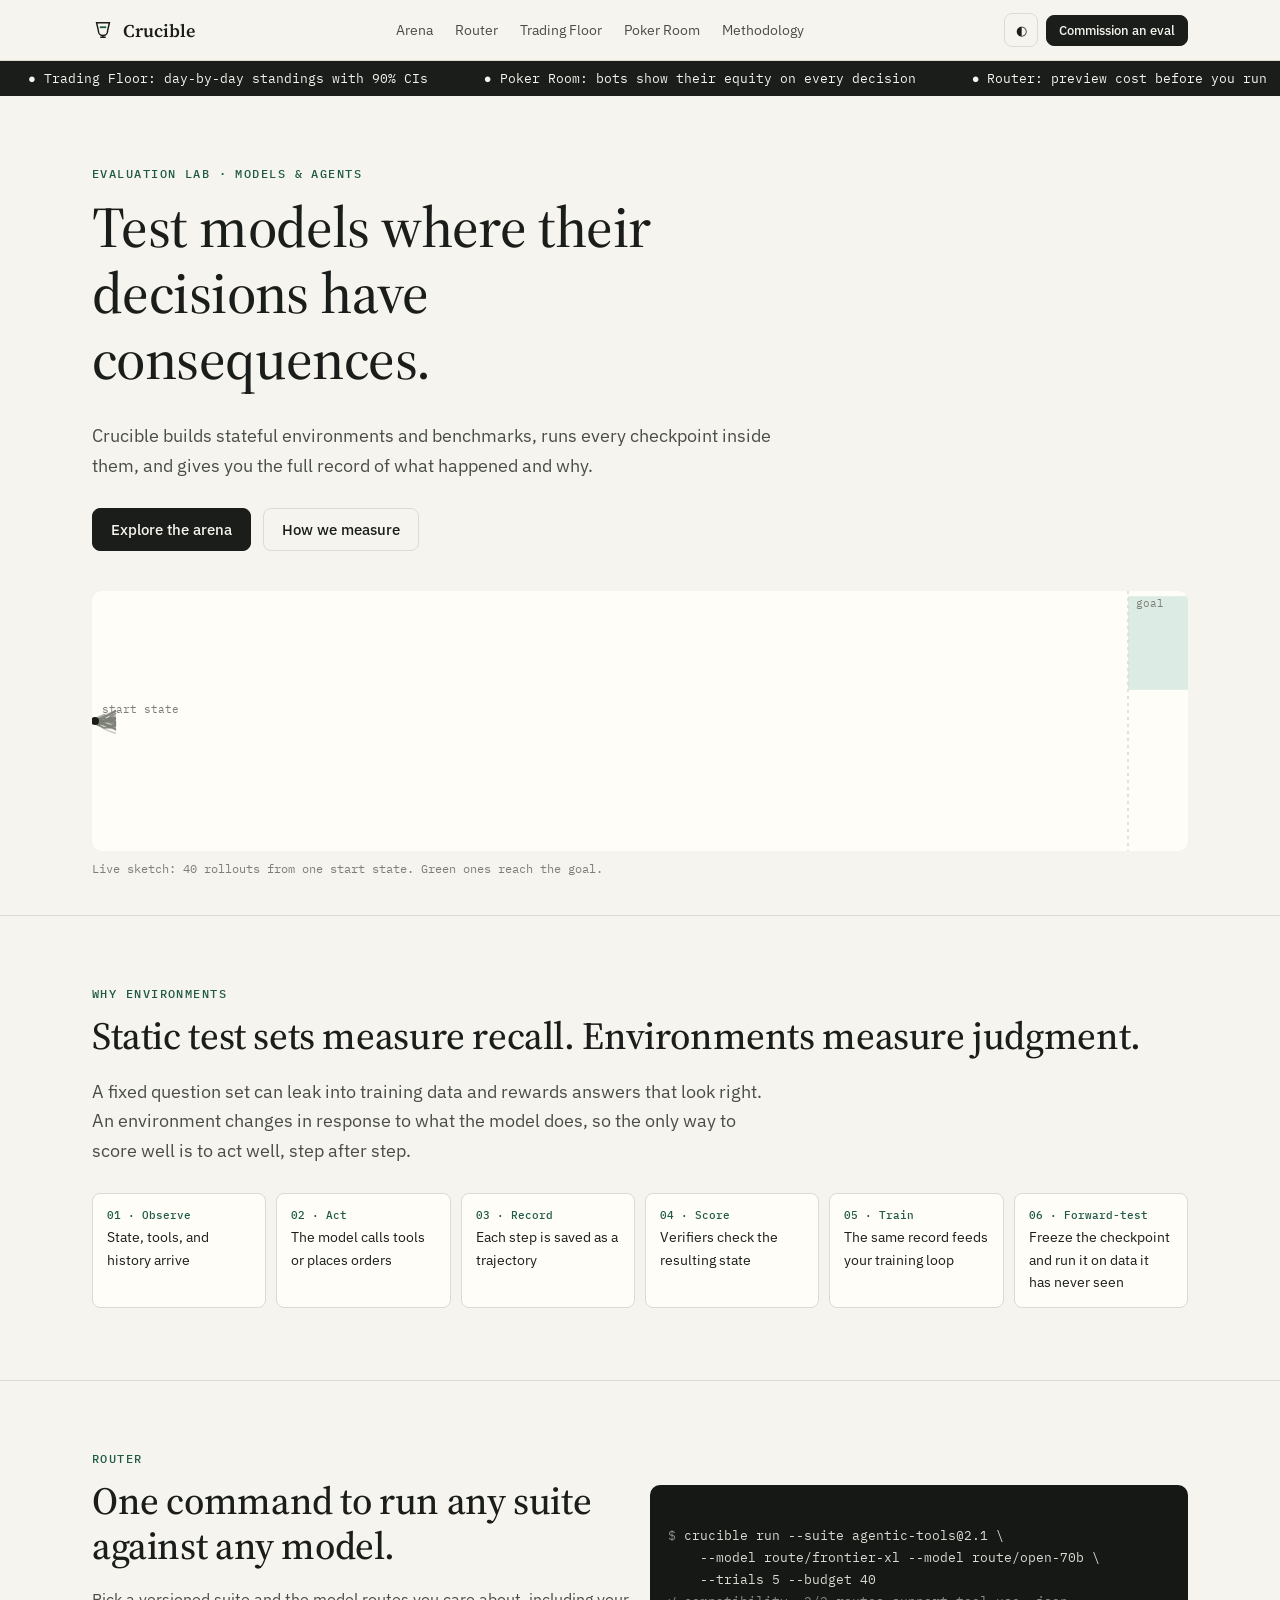
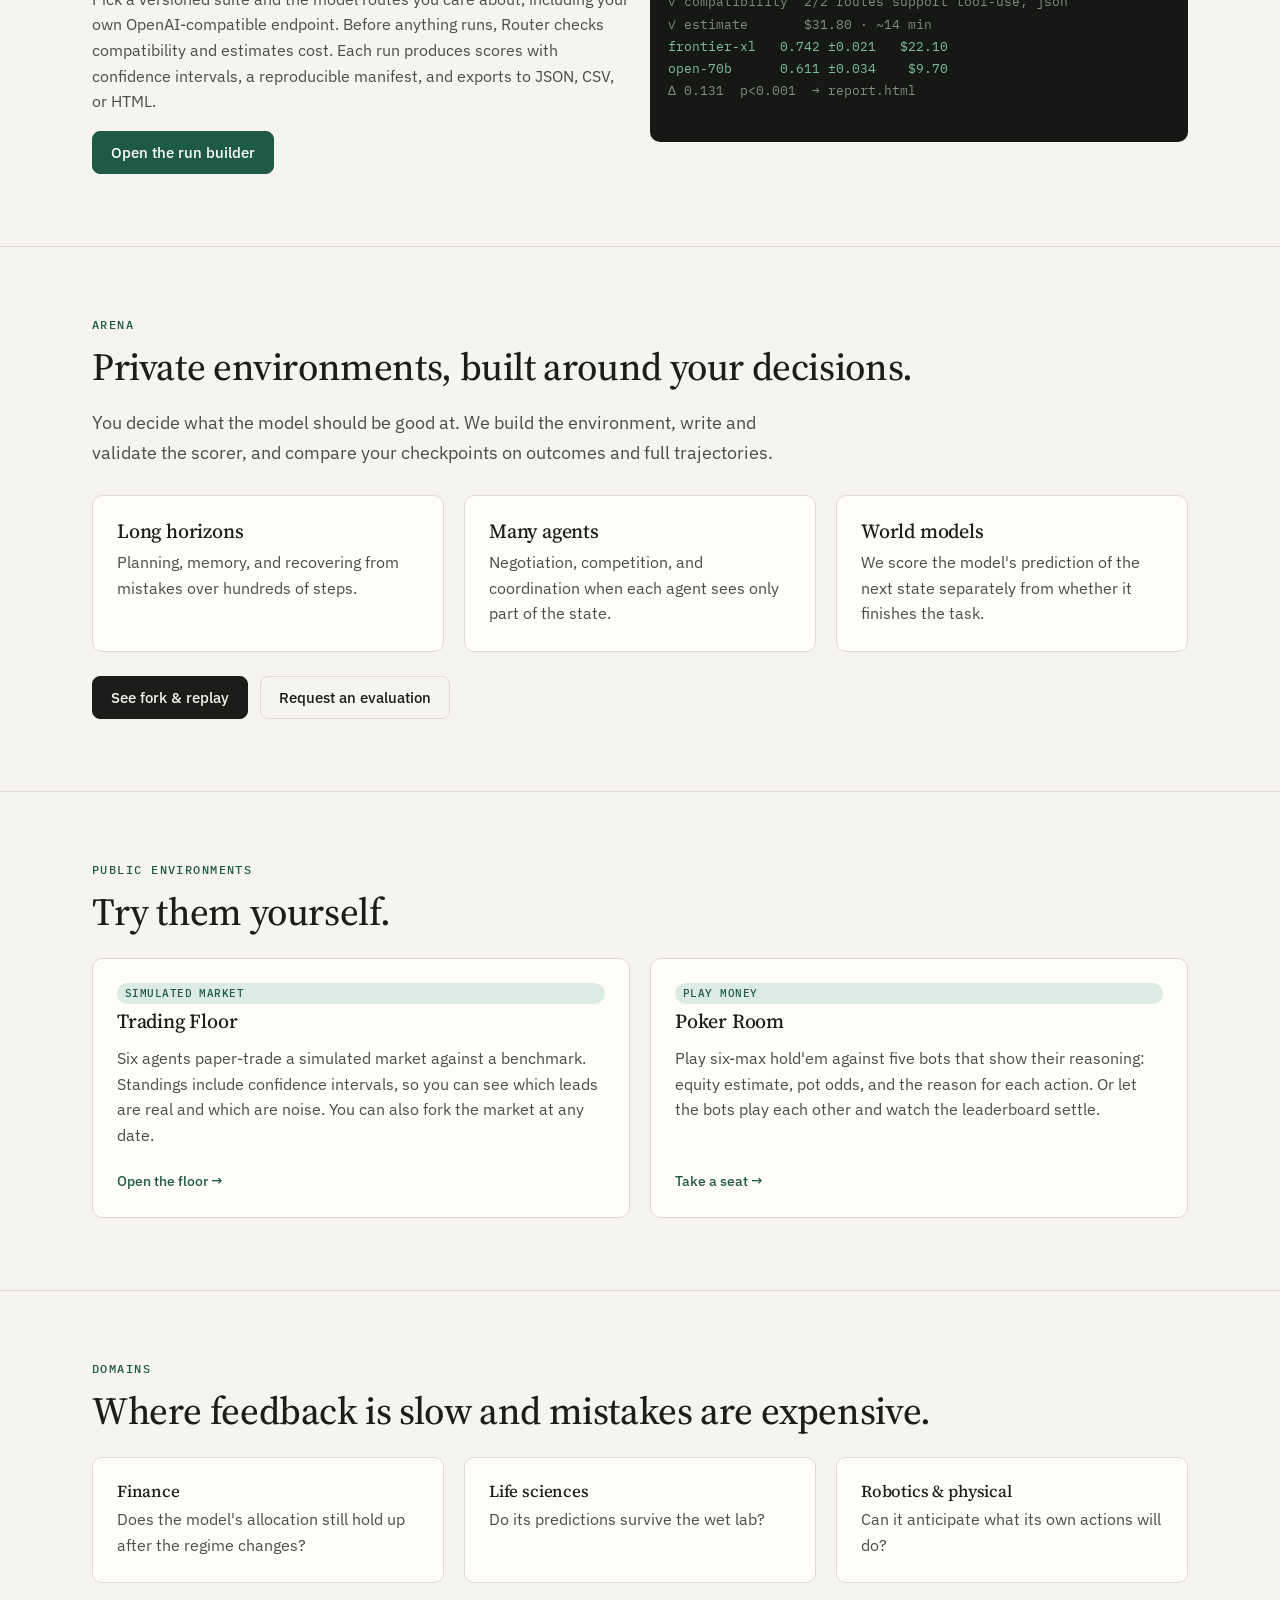
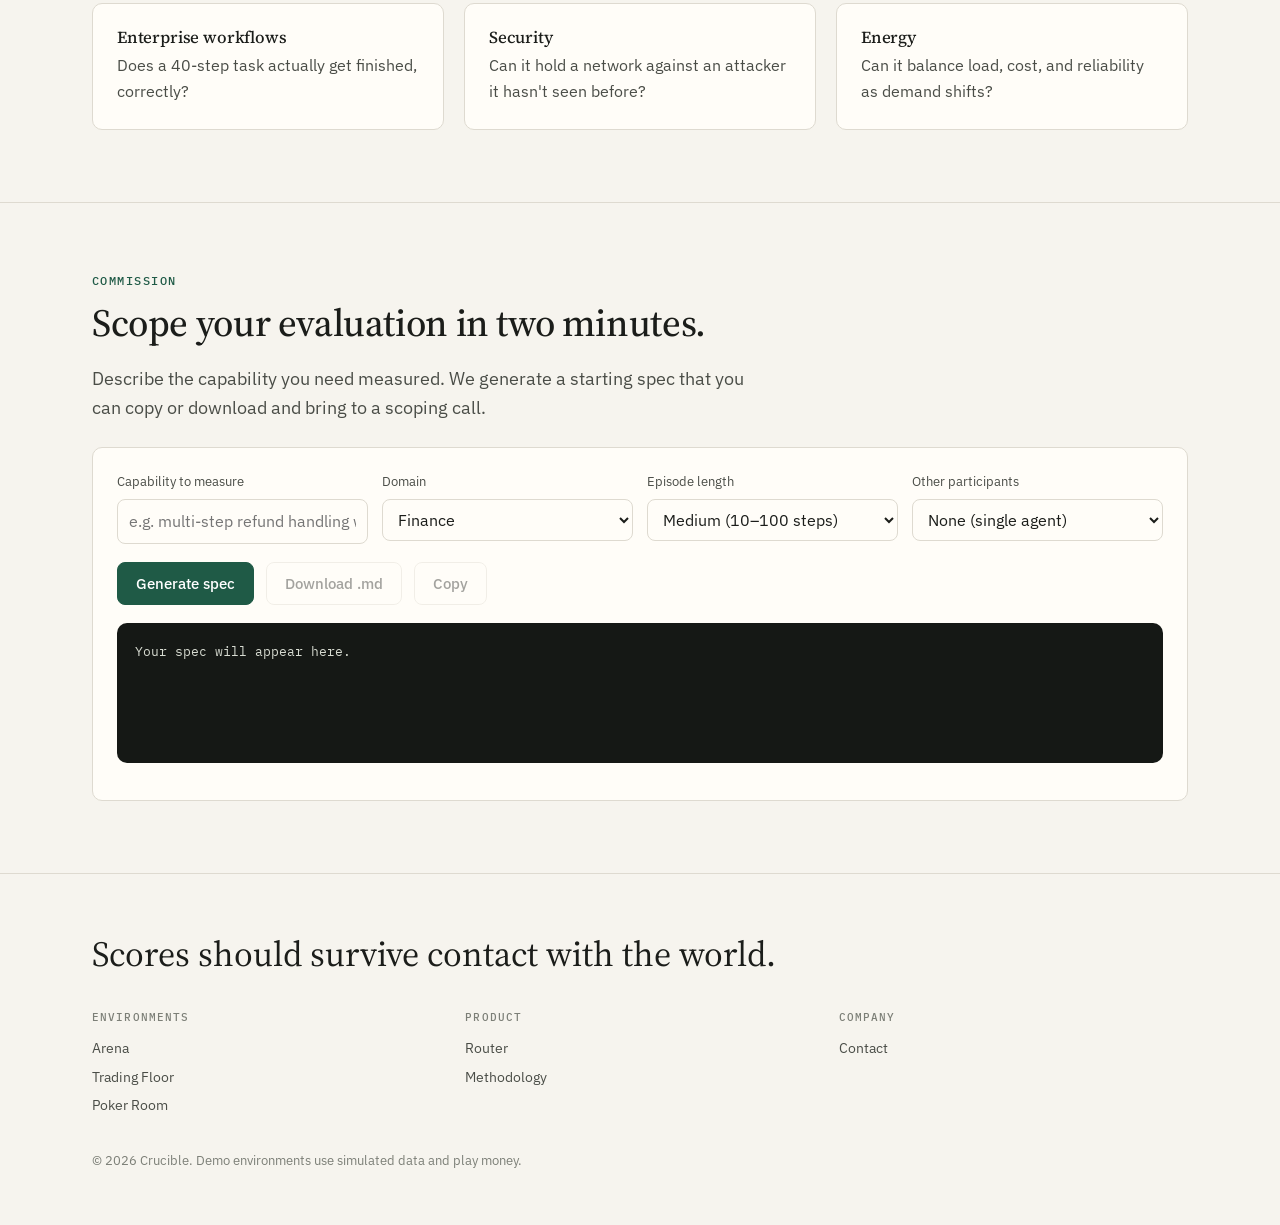
<file: index.html>
<!doctype html>
<html lang="en">
<head>
<meta charset="utf-8">
<meta name="viewport" content="width=device-width,initial-scale=1">
<title>Crucible · Evaluation in live environments</title>
<meta name="description" content="Crucible builds stateful environments and benchmarks that test models and agents on decisions with consequences.">
<link rel="stylesheet" href="styles.css">
<style>
.hero{padding:72px 0 24px;border:0;position:relative}
.hero h1{max-width:20ch}
#heroCanvas{width:100%;height:260px;display:block;margin-top:40px;border-radius:var(--r)}
.ticker{background:var(--ink);color:var(--bg);font:13px var(--mono);overflow:hidden;white-space:nowrap}
.ticker div{display:inline-block;padding:9px 0;animation:tick 40s linear infinite}
.ticker span{margin:0 28px}
@keyframes tick{from{transform:translateX(0)}to{transform:translateX(-50%)}}
.loop{display:grid;grid-template-columns:repeat(auto-fit,minmax(min(100%,150px),1fr));gap:10px;margin-top:28px}
.loop div{border:1px solid var(--line);border-radius:8px;padding:14px;background:var(--surface);font-size:14px}
.loop b{display:block;font:500 11px var(--mono);color:var(--accent);margin-bottom:4px}
.term{background:#151815;color:#d8dcd2;border-radius:var(--r);padding:18px;font:13px/1.7 var(--mono);overflow-x:auto;white-space:pre}
.term .c{color:#7fbf9b}.term .d{color:#868b82}
.env-card{display:flex;flex-direction:column;gap:6px;text-decoration:none}
.env-card:hover{border-color:var(--accent)}
.env-card .go{margin-top:auto;color:var(--accent);font-weight:500;font-size:14px}
.ind h3{font-size:1.05rem}
.spec{display:grid;gap:14px;grid-template-columns:repeat(auto-fit,minmax(min(100%,240px),1fr))}
#specOut{white-space:pre-wrap;min-height:140px}
</style>
</head>
<body>
<div id="site-header"></div>
<div class="ticker" aria-hidden="true"><div id="tick"></div></div>

<main>
<section class="hero"><div class="wrap">
  <span class="eyebrow">Evaluation lab · models &amp; agents</span>
  <h1>Test models where their decisions have consequences.</h1>
  <p class="lede">Crucible builds stateful environments and benchmarks, runs every checkpoint inside them, and gives you the full record of what happened and why.</p>
  <div class="row" style="margin-top:28px">
    <a class="btn" href="arena.html">Explore the arena</a>
    <a class="btn ghost" href="methodology.html">How we measure</a>
  </div>
  <canvas id="heroCanvas" aria-label="Animated trajectories branching from a shared starting state"></canvas>
  <p class="muted mono" style="font-size:12px;margin-top:8px">Live sketch: 40 rollouts from one start state. Green ones reach the goal.</p>
</div></section>

<section><div class="wrap">
  <span class="eyebrow">Why environments</span>
  <h2>Static test sets measure recall. Environments measure judgment.</h2>
  <p class="lede">A fixed question set can leak into training data and rewards answers that look right. An environment changes in response to what the model does, so the only way to score well is to act well, step after step.</p>
  <div class="loop">
    <div><b>01 · Observe</b>State, tools, and history arrive</div>
    <div><b>02 · Act</b>The model calls tools or places orders</div>
    <div><b>03 · Record</b>Each step is saved as a trajectory</div>
    <div><b>04 · Score</b>Verifiers check the resulting state</div>
    <div><b>05 · Train</b>The same record feeds your training loop</div>
    <div><b>06 · Forward-test</b>Freeze the checkpoint and run it on data it has never seen</div>
  </div>
</div></section>

<section><div class="wrap grid g2" style="align-items:center">
  <div>
    <span class="eyebrow">Router</span>
    <h2>One command to run any suite against any model.</h2>
    <p>Pick a versioned suite and the model routes you care about, including your own OpenAI-compatible endpoint. Before anything runs, Router checks compatibility and estimates cost. Each run produces scores with confidence intervals, a reproducible manifest, and exports to JSON, CSV, or HTML.</p>
    <div class="row"><a class="btn accent" href="router.html">Open the run builder</a></div>
  </div>
  <div class="term" role="img" aria-label="Example CLI session">
<span class="d">$</span> crucible run --suite agentic-tools@2.1 \
    --model route/frontier-xl --model route/open-70b \
    --trials 5 --budget 40
<span class="d">✓ compatibility  2/2 routes support tool-use, json</span>
<span class="d">✓ estimate       $31.80 · ~14 min</span>
<span class="c">frontier-xl   0.742 ±0.021   $22.10</span>
<span class="c">open-70b      0.611 ±0.034    $9.70</span>
<span class="d">Δ 0.131  p&lt;0.001  → report.html</span>
  </div>
</div></section>

<section><div class="wrap">
  <span class="eyebrow">Arena</span>
  <h2>Private environments, built around your decisions.</h2>
  <p class="lede">You decide what the model should be good at. We build the environment, write and validate the scorer, and compare your checkpoints on outcomes and full trajectories.</p>
  <div class="grid g3" style="margin-top:28px">
    <div class="card"><h3>Long horizons</h3><p>Planning, memory, and recovering from mistakes over hundreds of steps.</p></div>
    <div class="card"><h3>Many agents</h3><p>Negotiation, competition, and coordination when each agent sees only part of the state.</p></div>
    <div class="card"><h3>World models</h3><p>We score the model's prediction of the next state separately from whether it finishes the task.</p></div>
  </div>
  <div class="row" style="margin-top:24px"><a class="btn" href="arena.html">See fork &amp; replay</a><a class="btn ghost" href="#commission">Request an evaluation</a></div>
</div></section>

<section><div class="wrap">
  <span class="eyebrow">Public environments</span>
  <h2>Try them yourself.</h2>
  <div class="grid g2" style="margin-top:24px">
    <a class="card env-card" href="trading.html"><span class="pill">SIMULATED MARKET</span><h3>Trading Floor</h3><p>Six agents paper-trade a simulated market against a benchmark. Standings include confidence intervals, so you can see which leads are real and which are noise. You can also fork the market at any date.</p><span class="go">Open the floor →</span></a>
    <a class="card env-card" href="poker.html"><span class="pill">PLAY MONEY</span><h3>Poker Room</h3><p>Play six-max hold'em against five bots that show their reasoning: equity estimate, pot odds, and the reason for each action. Or let the bots play each other and watch the leaderboard settle.</p><span class="go">Take a seat →</span></a>
  </div>
</div></section>

<section><div class="wrap">
  <span class="eyebrow">Domains</span>
  <h2>Where feedback is slow and mistakes are expensive.</h2>
  <div class="grid g3 ind" style="margin-top:24px">
    <div class="card"><h3>Finance</h3><p>Does the model's allocation still hold up after the regime changes?</p></div>
    <div class="card"><h3>Life sciences</h3><p>Do its predictions survive the wet lab?</p></div>
    <div class="card"><h3>Robotics &amp; physical</h3><p>Can it anticipate what its own actions will do?</p></div>
    <div class="card"><h3>Enterprise workflows</h3><p>Does a 40-step task actually get finished, correctly?</p></div>
    <div class="card"><h3>Security</h3><p>Can it hold a network against an attacker it hasn't seen before?</p></div>
    <div class="card"><h3>Energy</h3><p>Can it balance load, cost, and reliability as demand shifts?</p></div>
  </div>
</div></section>

<section id="commission"><div class="wrap">
  <span class="eyebrow">Commission</span>
  <h2>Scope your evaluation in two minutes.</h2>
  <p class="lede">Describe the capability you need measured. We generate a starting spec that you can copy or download and bring to a scoping call.</p>
  <form id="specForm" class="card" style="margin-top:24px">
    <div class="spec">
      <div><label for="cap">Capability to measure</label><input id="cap" placeholder="e.g. multi-step refund handling with tools" required></div>
      <div><label for="dom">Domain</label><select id="dom"><option>Finance</option><option>Life sciences</option><option>Robotics &amp; physical</option><option>Enterprise workflows</option><option>Security</option><option>Energy</option><option>Other</option></select></div>
      <div><label for="hor">Episode length</label><select id="hor"><option value="short">Short (1–10 steps)</option><option value="med" selected>Medium (10–100 steps)</option><option value="long">Long (100+ steps)</option></select></div>
      <div><label for="agents">Other participants</label><select id="agents"><option value="0">None (single agent)</option><option value="1">Scripted opponents</option><option value="2">Other models</option><option value="3">Humans in the loop</option></select></div>
    </div>
    <div class="row" style="margin-top:18px"><button class="btn accent" type="submit">Generate spec</button><button class="btn ghost" type="button" id="dlSpec" disabled>Download .md</button><button class="btn ghost" type="button" id="cpSpec" disabled>Copy</button></div>
    <pre id="specOut" class="term" style="margin-top:18px">Your spec will appear here.</pre>
  </form>
</div></section>
</main>

<div id="site-footer"></div>
<script src="common.js"></script>
<script>
// Ticker
const items = ['Trading Floor: day-by-day standings with 90% CIs','Poker Room: bots show their equity on every decision','Router: preview cost before you run','Arena: fork any state and compare futures'];
document.getElementById('tick').innerHTML = [...items,...items].map(t=>`<span>● ${t}</span>`).join('');

// Hero canvas: random-walk rollouts from a shared root
(function(){
  const cv = document.getElementById('heroCanvas'), ctx = cv.getContext('2d');
  const reduce = matchMedia('(prefers-reduced-motion:reduce)').matches;
  let paths = [], t = 0, W, H;
  function reset(){
    const dpr = devicePixelRatio||1; W = cv.clientWidth; H = cv.clientHeight;
    cv.width = W*dpr; cv.height = H*dpr; ctx.setTransform(dpr,0,0,dpr,0,0);
    const r = mulberry32(Date.now()%1e6); paths = [];
    for (let i=0;i<40;i++){ let y=H/2, pts=[[0,y]], drift=(r()-.5)*.6;
      for (let x=6;x<=W;x+=6){ y += (r()-.5)*9 + drift; y=Math.max(8,Math.min(H-8,y)); pts.push([x,y]); }
      paths.push({pts, win: Math.abs(pts[pts.length-1][1]-H*0.2) < H*0.18}); }
    t = reduce ? W : 0;
  }
  function draw(){
    ctx.clearRect(0,0,W,H);
    const ink = cssVar('--ink-3'), acc = cssVar('--accent'), line = cssVar('--line');
    ctx.fillStyle = cssVar('--surface'); ctx.fillRect(0,0,W,H);
    ctx.fillStyle = cssVar('--accent-soft'); ctx.fillRect(W-60,H*0.02,60,H*0.36);
    ctx.strokeStyle = line; ctx.setLineDash([3,4]); ctx.beginPath(); ctx.moveTo(W-60,0); ctx.lineTo(W-60,H); ctx.stroke(); ctx.setLineDash([]);
    for (const p of paths){ ctx.beginPath(); ctx.strokeStyle = p.win && t>=W-60 ? acc : ink; ctx.globalAlpha = p.win?.9:.35; ctx.lineWidth = p.win?1.6:1;
      for (const [x,y] of p.pts){ if (x>t) break; x? ctx.lineTo(x,y) : ctx.moveTo(x,y); } ctx.stroke(); }
    ctx.globalAlpha = 1; ctx.fillStyle = cssVar('--ink'); ctx.beginPath(); ctx.arc(3,H/2,4,0,7); ctx.fill();
    ctx.font = '11px IBM Plex Mono, monospace'; ctx.fillStyle = cssVar('--ink-3'); ctx.fillText('start state', 10, H/2-8); ctx.fillText('goal', W-52, 16);
    if (t < W){ t += 4; requestAnimationFrame(draw); } else if (!reduce) setTimeout(()=>{reset();draw();}, 2500);
  }
  reset(); draw();
  addEventListener('resize', ()=>{reset();draw();}); addEventListener('themechange', ()=>{ if(t>=W) draw(); });
})();

// Spec generator
(function(){
  const out = document.getElementById('specOut'); let md = '';
  const H = {short:'1–10 steps, budget 20 tool calls',med:'10–100 steps, budget 200 tool calls',long:'100+ steps, budget set per task; checkpointed state'};
  const A = ['Single agent','Scripted opponents with fixed seeds','Other models (round-robin, rotated seats)','Humans in the loop (consent and protocol required)'];
  document.getElementById('specForm').addEventListener('submit', e=>{
    e.preventDefault();
    const cap = document.getElementById('cap').value.trim(), dom = document.getElementById('dom').value;
    const hor = document.getElementById('hor').value, ag = +document.getElementById('agents').value;
    md = `# Evaluation spec draft: ${cap}\n\nDomain: ${dom}\nEpisode: ${H[hor]}\nParticipants: ${A[ag]}\n\n## Task\n- Behavior to measure: ${cap}\n- Initial state distribution: TBD (sampled, with held-out split)\n- Observation / action interface: TBD\n\n## Scoring\n- Primary: task completion verified from final environment state\n- Secondary: constraint violations, cost, latency\n${hor!=='short'?'- Intermediate: per-step reward and recovery after errors\n':''}${ag>=2?'- Strategic: performance vs. each opponent pool, seat-rotated\n':''}\n## Validation\n- Trivial-policy and random baselines\n- Grader exploit probes\n- Repeated trials with confidence intervals (power analysis to set N)\n\n## Deliverables\n- Versioned tasks and environment\n- Scorer with validation report\n- Baseline results and trajectory records\n`;
    out.textContent = md; document.getElementById('dlSpec').disabled = document.getElementById('cpSpec').disabled = false;
  });
  document.getElementById('dlSpec').onclick = ()=>{ const a=document.createElement('a'); a.href=URL.createObjectURL(new Blob([md],{type:'text/markdown'})); a.download='eval-spec.md'; a.click(); };
  document.getElementById('cpSpec').onclick = async e=>{ try{ await navigator.clipboard.writeText(md); e.target.textContent='Copied'; }catch(_){ e.target.textContent='Copy failed'; } };
})();
</script>
</body>
</html>
</file>
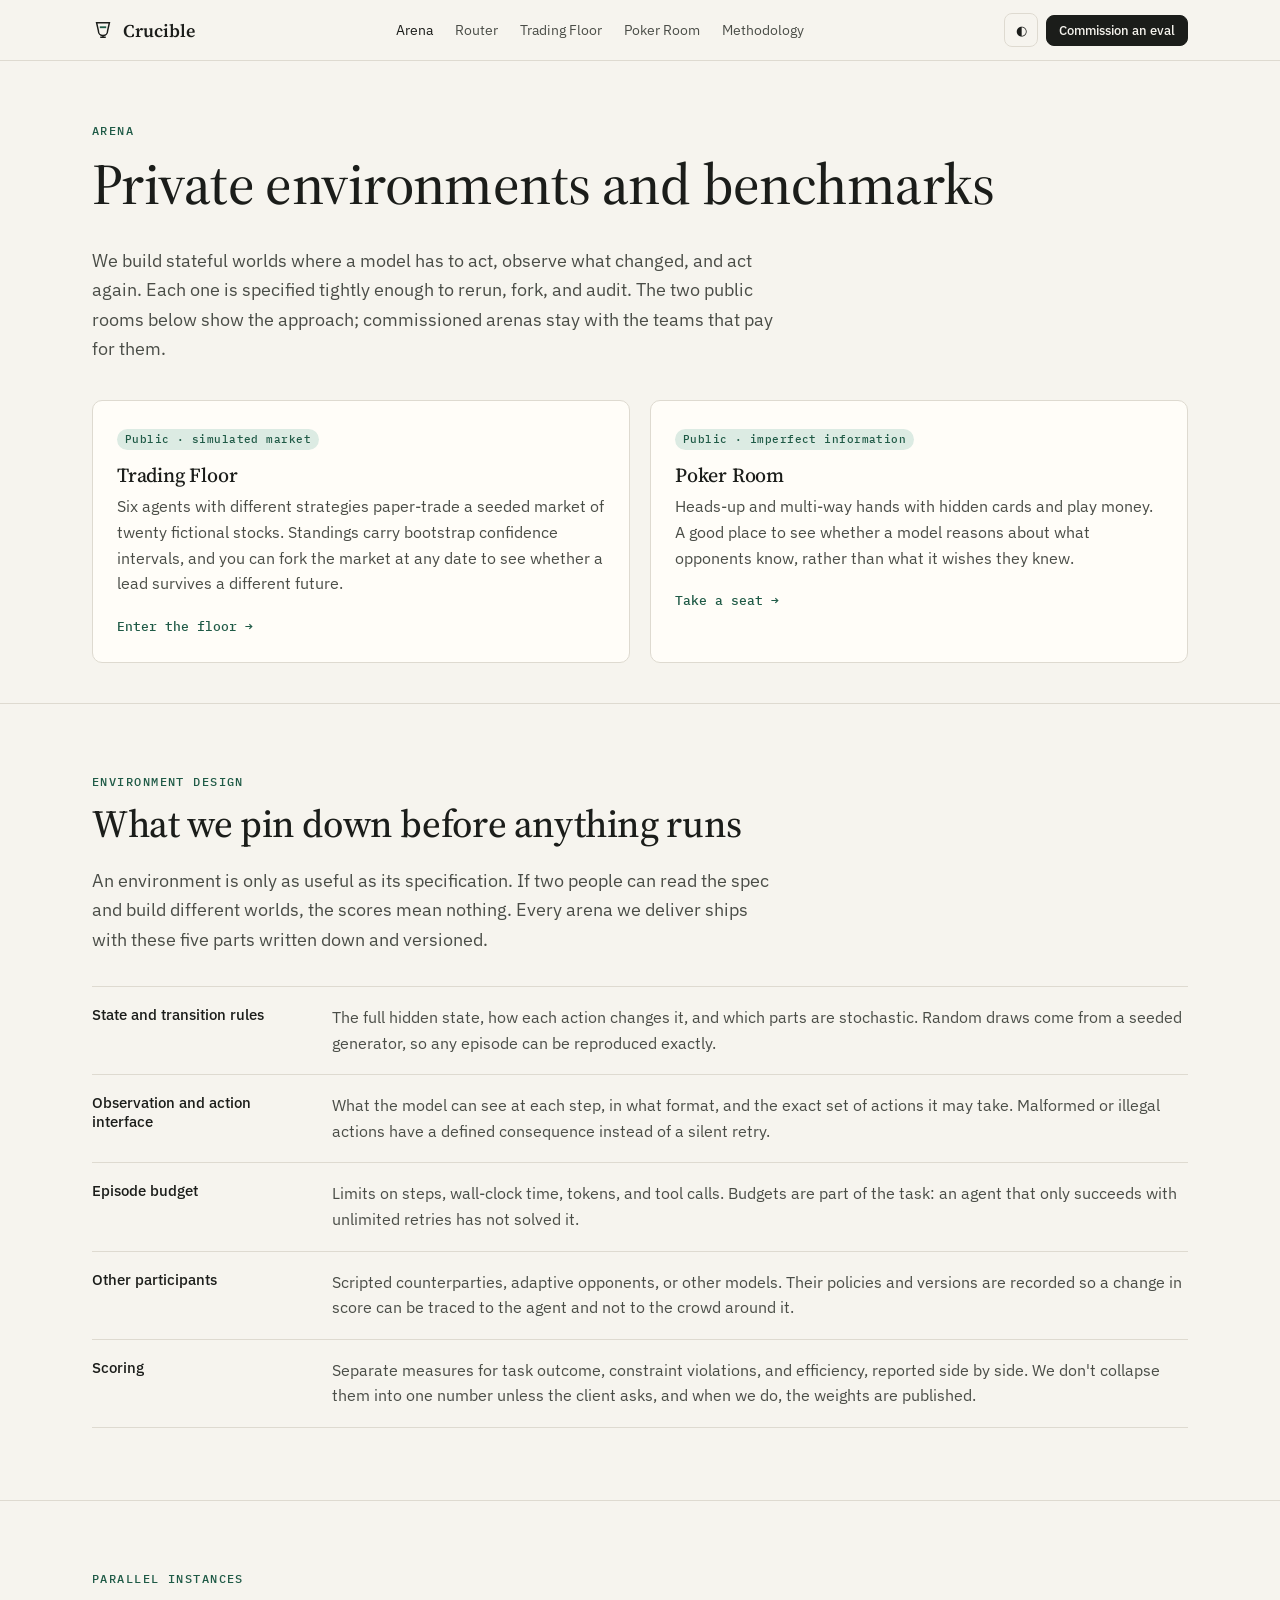
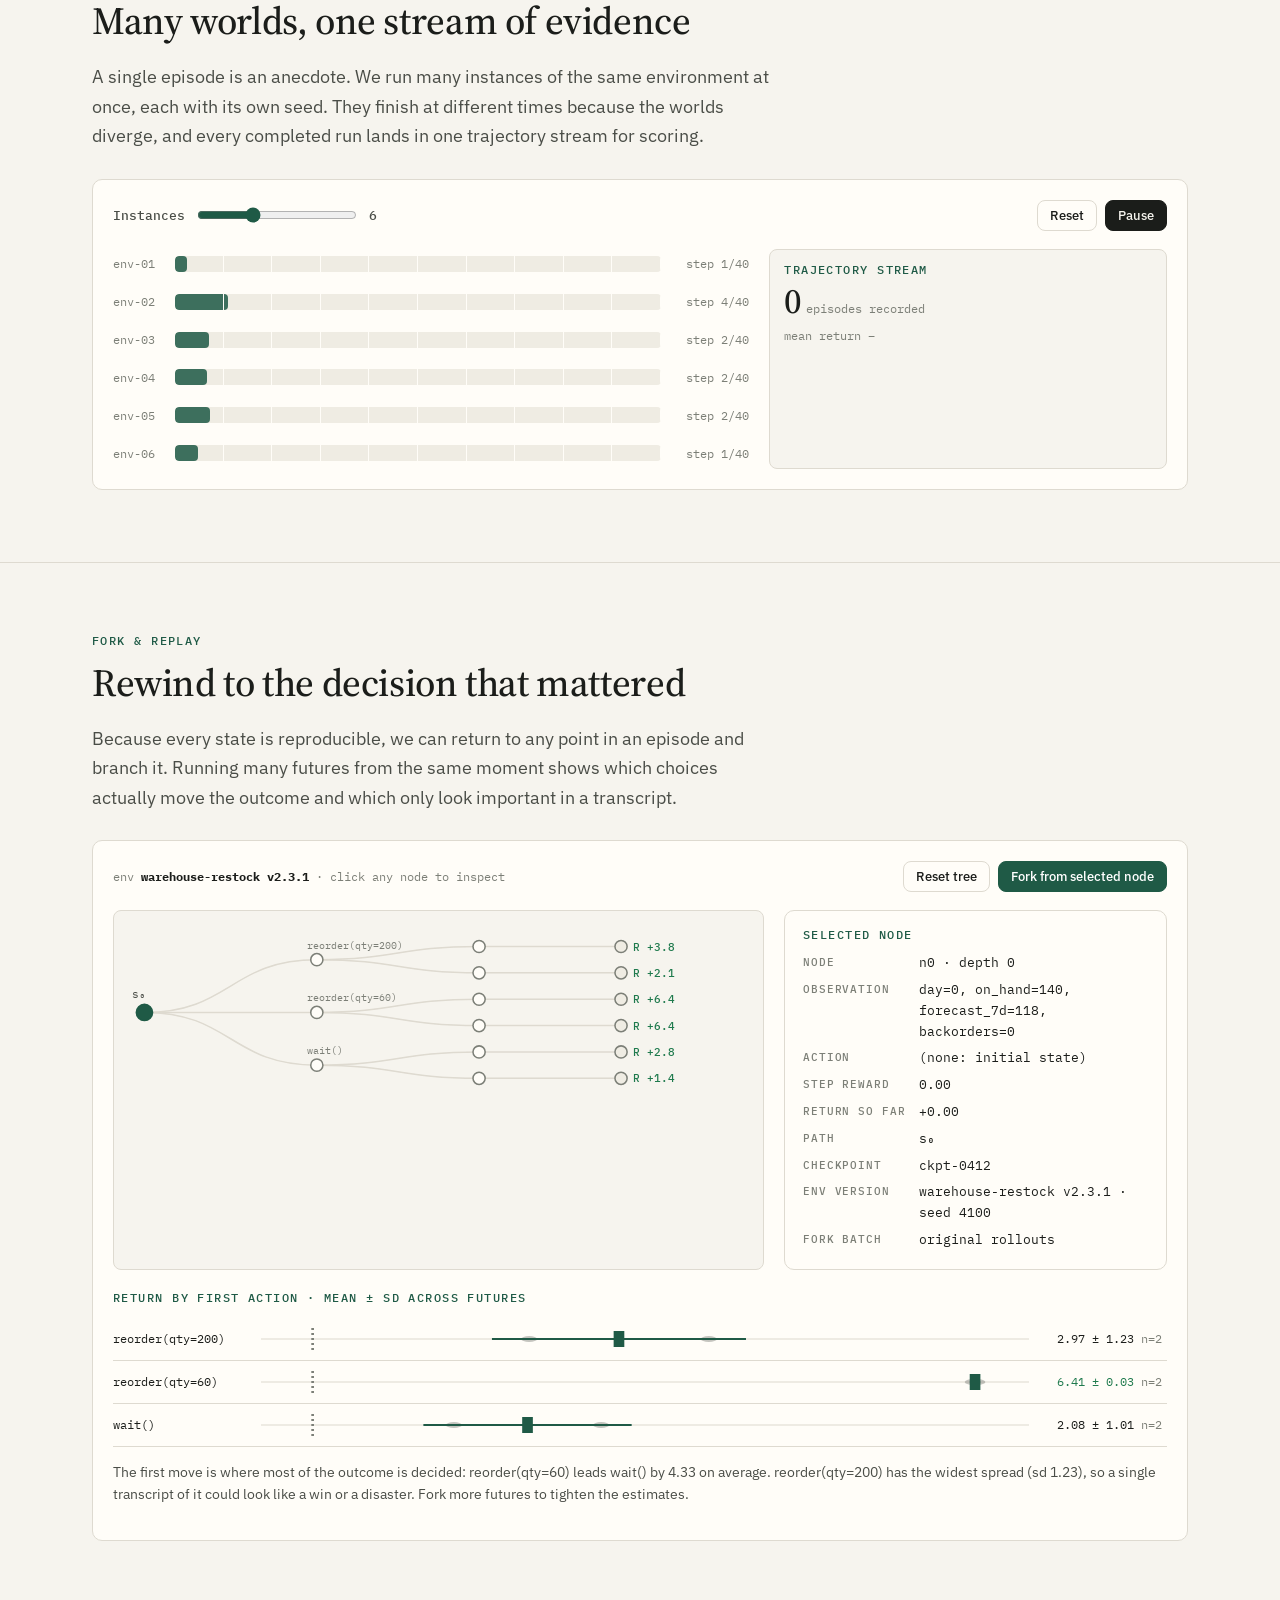
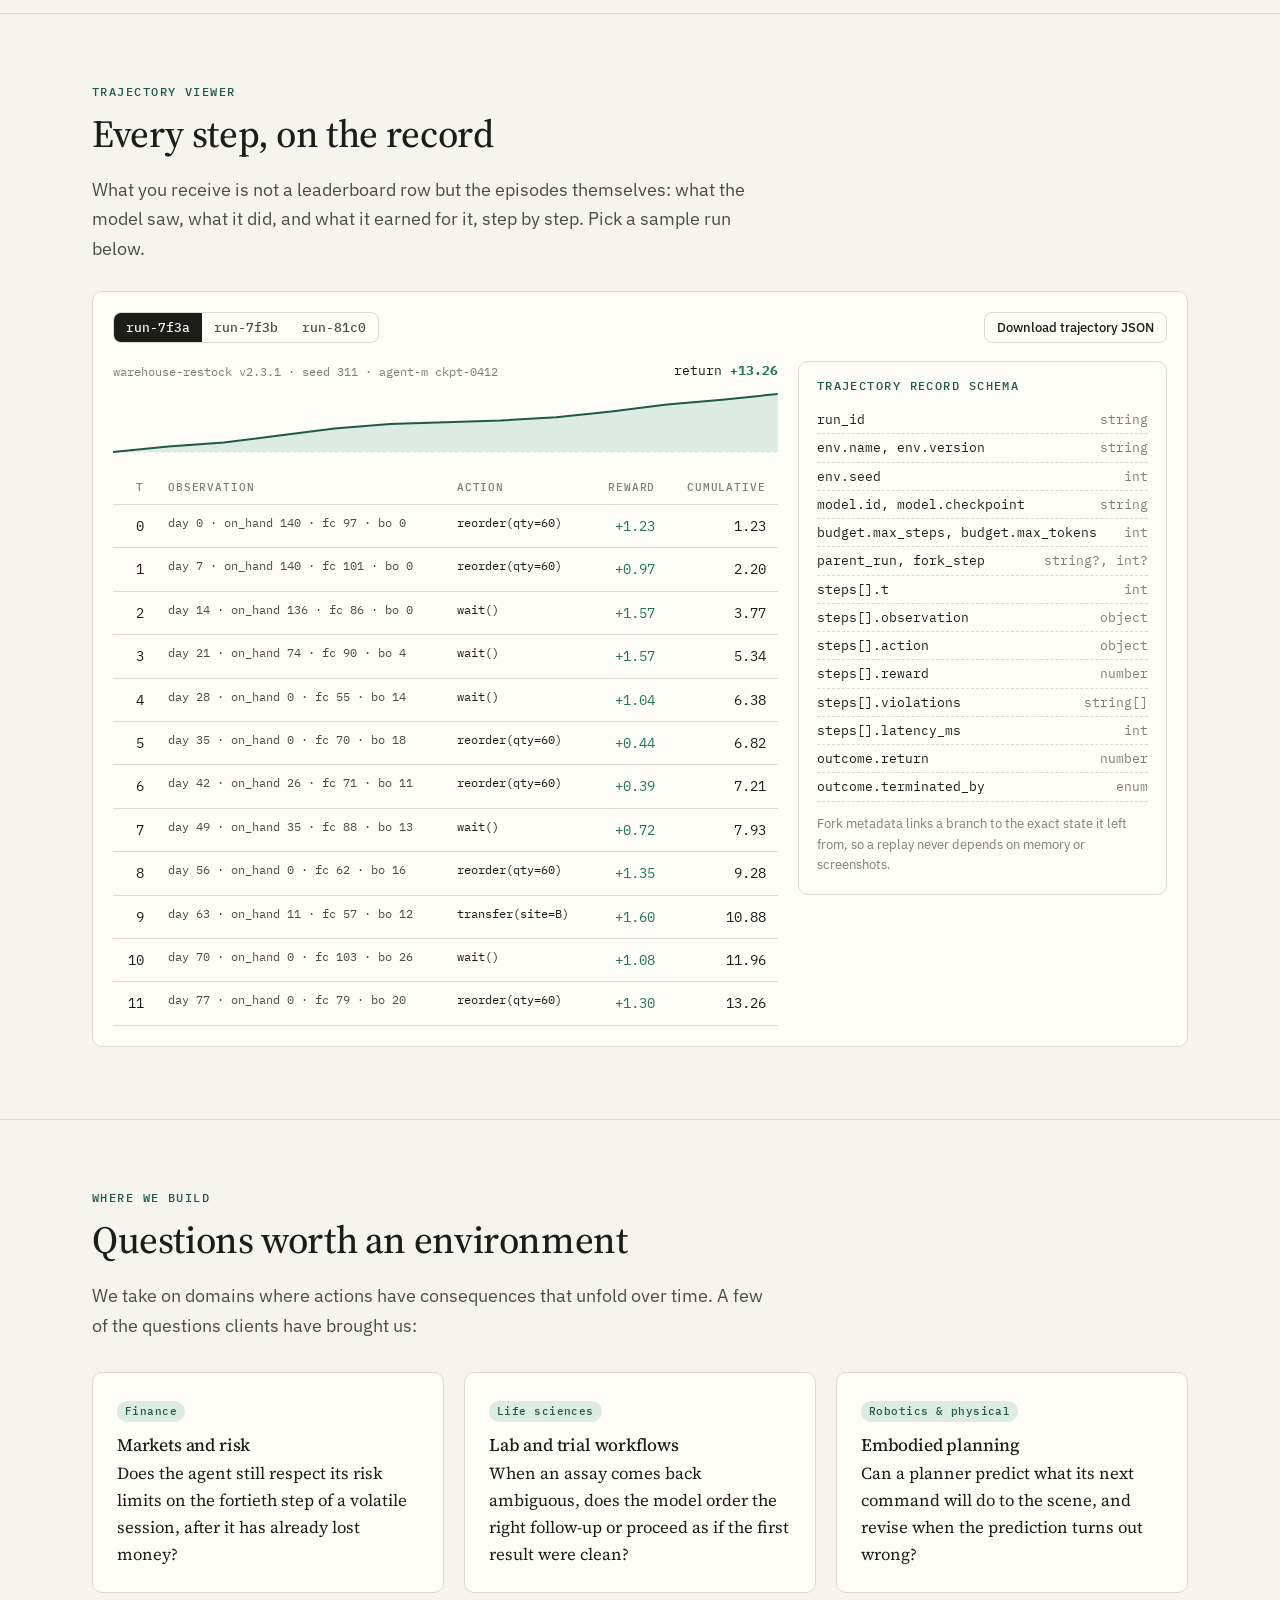
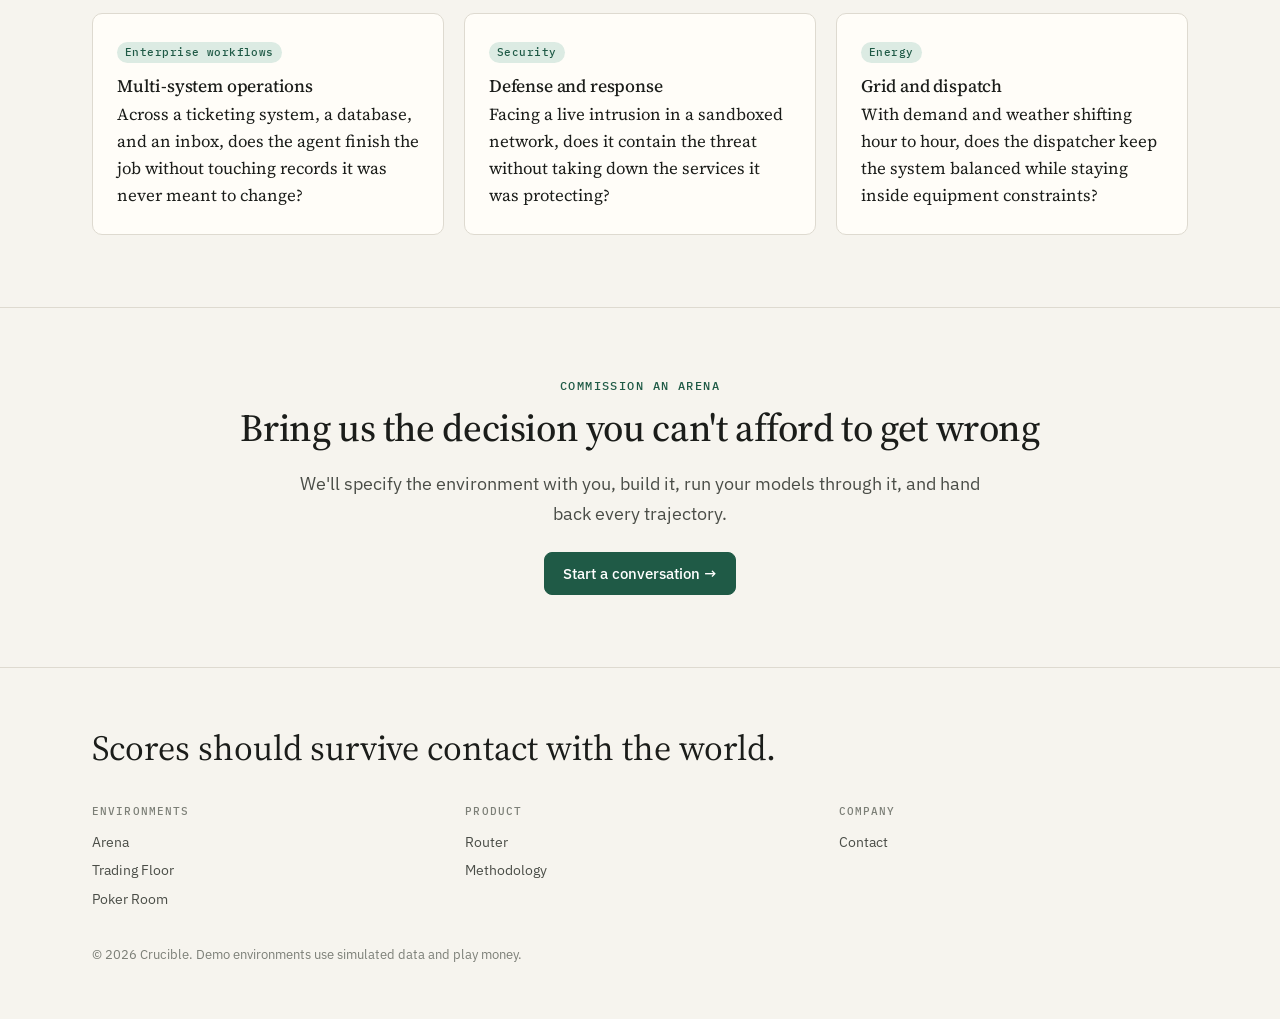
<file: arena.html>
<!doctype html>
<html lang="en">
<head>
<meta charset="utf-8">
<meta name="viewport" content="width=device-width, initial-scale=1">
<title>Arena · Crucible</title>
<link rel="stylesheet" href="styles.css">
<style>
  .env-link{display:block;text-decoration:none;transition:border-color .15s,transform .15s}
  .env-link:hover{border-color:var(--accent);transform:translateY(-2px)}
  .env-link .go{font:500 13px var(--mono);color:var(--accent)}
  .spec-list{list-style:none;margin:0;padding:0;display:grid;gap:0;border-top:1px solid var(--line)}
  .spec-list li{display:grid;grid-template-columns:minmax(0,220px) 1fr;gap:20px;padding:18px 0;border-bottom:1px solid var(--line)}
  .spec-list b{font:500 15px var(--sans);color:var(--ink)}
  .spec-list span{color:var(--ink-2)}
  @media(max-width:640px){.spec-list li{grid-template-columns:1fr;gap:4px}}
  .demo{background:var(--surface);border:1px solid var(--line);border-radius:var(--r);padding:20px;margin-top:28px}
  .demo-bar{display:flex;flex-wrap:wrap;gap:12px 20px;align-items:center;justify-content:space-between;margin-bottom:18px}
  .demo-bar label{margin:0;display:flex;align-items:center;gap:10px;font:500 13px var(--mono)}
  .demo-bar input[type=range]{width:160px;padding:0;accent-color:var(--accent)}
  /* parallel lanes */
  .par{display:grid;grid-template-columns:minmax(0,1.6fr) minmax(0,1fr);gap:20px}
  @media(max-width:760px){.par{grid-template-columns:minmax(0,1fr)}}
  .lanes{display:grid;gap:7px}
  .lane{display:grid;grid-template-columns:52px 1fr 78px;gap:10px;align-items:center;font:12px var(--mono);color:var(--ink-3)}
  .track{position:relative;height:16px;background:var(--surface-2);border-radius:4px;overflow:hidden}
  .fill{position:absolute;inset:0 auto 0 0;background:var(--accent);opacity:.85;border-radius:4px}
  .ticks{position:absolute;inset:0;background:repeating-linear-gradient(90deg,transparent 0 calc(10% - 1px),var(--surface) calc(10% - 1px) 10%)}
  .lane .st{text-align:right;white-space:nowrap}
  .stream{border:1px solid var(--line);border-radius:8px;padding:14px;background:var(--bg);display:flex;flex-direction:column;min-height:220px}
  .stream .count{font:500 2.2rem/1 var(--serif);color:var(--ink)}
  .stream ol{list-style:none;margin:12px 0 0;padding:0;font:12px/1.5 var(--mono);color:var(--ink-2);max-height:190px;overflow:hidden}
  .stream li{display:flex;justify-content:space-between;gap:8px;padding:3px 0;border-bottom:1px dashed var(--line)}
  .stream li.new{animation:drop .5s ease-out}
  @keyframes drop{from{opacity:0;transform:translateY(-8px)}to{opacity:1;transform:none}}
  /* fork tree */
  .fork{display:grid;grid-template-columns:minmax(0,1.7fr) minmax(0,1fr);gap:20px}
  @media(max-width:860px){.fork{grid-template-columns:minmax(0,1fr)}}
  .treebox{overflow-x:auto;-webkit-overflow-scrolling:touch;border:1px solid var(--line);border-radius:8px;background:var(--bg)}
  #tree{display:block;min-width:560px;width:100%}
  #tree .edge{fill:none;stroke:var(--line);stroke-width:1.5}
  #tree .edge.hot{stroke:var(--accent);stroke-width:2}
  #tree .node circle{fill:var(--surface);stroke:var(--ink-3);stroke-width:1.5;cursor:pointer}
  #tree .node.leaf circle{fill:var(--surface-2)}
  #tree .node.sel circle{fill:var(--accent);stroke:var(--accent)}
  #tree .node:focus{outline:none}
  #tree .node:focus-visible circle{stroke:var(--ink);stroke-width:2.5}
  #tree text{font:11px var(--mono);fill:var(--ink-2)}
  #tree text.ret{font-weight:500}
  #tree text.pos{fill:var(--up)} #tree text.neg{fill:var(--down)}
  #tree text.act{fill:var(--ink-3);font-size:10px}
  .inspect dl{display:grid;grid-template-columns:auto 1fr;gap:6px 14px;margin:0;font-size:13px}
  .inspect dt{font:500 11px var(--mono);text-transform:uppercase;letter-spacing:.08em;color:var(--ink-3);padding-top:2px}
  .inspect dd{margin:0;font-family:var(--mono);color:var(--ink);word-break:break-word}
  .dist{margin-top:22px}
  .dist-row{display:grid;grid-template-columns:120px 1fr 110px;gap:12px;align-items:center;padding:8px 0;border-bottom:1px solid var(--line);font:12px var(--mono)}
  @media(max-width:520px){.dist-row{grid-template-columns:90px 1fr;}.dist-row .v{grid-column:2}}
  .dist-row svg{width:100%;height:26px;display:block}
  .dist-row .axis{stroke:var(--line)}
  .dist-row .zero{stroke:var(--ink-3);stroke-dasharray:2 3}
  .dist-row .dot{fill:var(--ink-3);opacity:.45}
  .dist-row .whisk{stroke:var(--accent);stroke-width:2}
  .dist-row .mean{fill:var(--accent)}
  .dist-row.best .v{color:var(--up)}
  .note{font-size:14px;color:var(--ink-2);margin-top:14px}
  /* trajectory */
  .traj{display:grid;grid-template-columns:minmax(0,1.8fr) minmax(0,1fr);gap:20px;align-items:start}
  @media(max-width:900px){.traj{grid-template-columns:minmax(0,1fr)}}
  #spark{width:100%;height:70px;display:block}
  #spark .ln{fill:none;stroke:var(--accent);stroke-width:2}
  #spark .ar{fill:var(--accent-soft)}
  #spark .z{stroke:var(--line);stroke-dasharray:3 3}
  #trajTable td{vertical-align:top}
  #trajTable td.obs{font:12px var(--mono);color:var(--ink-2);min-width:200px}
  #trajTable td.act{font:12px var(--mono);white-space:nowrap}
  .schema{font:12.5px/1.7 var(--mono)}
  .schema div{display:flex;justify-content:space-between;gap:12px;border-bottom:1px dashed var(--line);padding:3px 0}
  .schema span{color:var(--ink-3)}
  .ind h3{font-size:1.1rem}
  .ind .q{font-family:var(--serif);font-size:1.05rem;color:var(--ink);margin-bottom:.6em}
  .cta{text-align:center}
  .cta .lede{margin:0 auto 24px}
</style>
</head>
<body>
<div id="site-header"></div>

<main>
  <div class="page-h"><div class="wrap">
    <span class="eyebrow">Arena</span>
    <h1>Private environments and benchmarks</h1>
    <p class="lede">We build stateful worlds where a model has to act, observe what changed, and act again. Each one is specified tightly enough to rerun, fork, and audit. The two public rooms below show the approach; commissioned arenas stay with the teams that pay for them.</p>
    <div class="grid g2" style="margin-top:36px">
      <a class="card env-link" href="trading.html">
        <span class="pill">Public · simulated market</span>
        <h3 style="margin-top:14px">Trading Floor</h3>
        <p>Six agents with different strategies paper-trade a seeded market of twenty fictional stocks. Standings carry bootstrap confidence intervals, and you can fork the market at any date to see whether a lead survives a different future.</p>
        <span class="go">Enter the floor →</span>
      </a>
      <a class="card env-link" href="poker.html">
        <span class="pill">Public · imperfect information</span>
        <h3 style="margin-top:14px">Poker Room</h3>
        <p>Heads-up and multi-way hands with hidden cards and play money. A good place to see whether a model reasons about what opponents know, rather than what it wishes they knew.</p>
        <span class="go">Take a seat →</span>
      </a>
    </div>
  </div></div>

  <section id="design">
    <div class="wrap">
      <span class="eyebrow">Environment design</span>
      <h2>What we pin down before anything runs</h2>
      <p class="lede">An environment is only as useful as its specification. If two people can read the spec and build different worlds, the scores mean nothing. Every arena we deliver ships with these five parts written down and versioned.</p>
      <ul class="spec-list" style="margin-top:32px">
        <li><b>State and transition rules</b><span>The full hidden state, how each action changes it, and which parts are stochastic. Random draws come from a seeded generator, so any episode can be reproduced exactly.</span></li>
        <li><b>Observation and action interface</b><span>What the model can see at each step, in what format, and the exact set of actions it may take. Malformed or illegal actions have a defined consequence instead of a silent retry.</span></li>
        <li><b>Episode budget</b><span>Limits on steps, wall-clock time, tokens, and tool calls. Budgets are part of the task: an agent that only succeeds with unlimited retries has not solved it.</span></li>
        <li><b>Other participants</b><span>Scripted counterparties, adaptive opponents, or other models. Their policies and versions are recorded so a change in score can be traced to the agent and not to the crowd around it.</span></li>
        <li><b>Scoring</b><span>Separate measures for task outcome, constraint violations, and efficiency, reported side by side. We don't collapse them into one number unless the client asks, and when we do, the weights are published.</span></li>
      </ul>
    </div>
  </section>

  <section id="parallel">
    <div class="wrap">
      <span class="eyebrow">Parallel instances</span>
      <h2>Many worlds, one stream of evidence</h2>
      <p class="lede">A single episode is an anecdote. We run many instances of the same environment at once, each with its own seed. They finish at different times because the worlds diverge, and every completed run lands in one trajectory stream for scoring.</p>
      <div class="demo" aria-label="Parallel instances simulation">
        <div class="demo-bar">
          <label for="nInst">Instances <input type="range" id="nInst" min="3" max="12" value="6"> <output id="nOut" class="mono">6</output></label>
          <div class="row" style="gap:8px">
            <button class="btn sm ghost" id="parReset" type="button">Reset</button>
            <button class="btn sm" id="parToggle" type="button" aria-pressed="false">Pause</button>
          </div>
        </div>
        <div class="par">
          <div class="lanes" id="lanes"></div>
          <div class="stream">
            <span class="eyebrow" style="margin-bottom:8px">Trajectory stream</span>
            <div><span class="count" id="streamCount">0</span> <span class="muted mono" style="font-size:12px">episodes recorded</span></div>
            <div class="mono muted" style="font-size:12px;margin-top:6px">mean return <span id="streamMean">–</span></div>
            <ol id="streamList" aria-live="polite"></ol>
          </div>
        </div>
      </div>
    </div>
  </section>

  <section id="fork">
    <div class="wrap">
      <span class="eyebrow">Fork &amp; replay</span>
      <h2>Rewind to the decision that mattered</h2>
      <p class="lede">Because every state is reproducible, we can return to any point in an episode and branch it. Running many futures from the same moment shows which choices actually move the outcome and which only look important in a transcript.</p>
      <div class="demo">
        <div class="demo-bar">
          <span class="mono muted" style="font-size:12px">env <b style="color:var(--ink)">warehouse-restock v2.3.1</b> · click any node to inspect</span>
          <div class="row" style="gap:8px">
            <button class="btn sm ghost" id="forkReset" type="button">Reset tree</button>
            <button class="btn sm accent" id="forkBtn" type="button">Fork from selected node</button>
          </div>
        </div>
        <div class="fork">
          <div class="treebox"><svg id="tree" role="group" aria-label="Episode tree"></svg></div>
          <div class="inspect card" style="padding:18px">
            <span class="eyebrow" style="margin-bottom:12px">Selected node</span>
            <dl id="inspect"></dl>
          </div>
        </div>
        <div class="dist">
          <span class="eyebrow">Return by first action · mean ± sd across futures</span>
          <div id="dist"></div>
          <p class="note" id="distNote"></p>
        </div>
      </div>
    </div>
  </section>

  <section id="trajectories">
    <div class="wrap">
      <span class="eyebrow">Trajectory viewer</span>
      <h2>Every step, on the record</h2>
      <p class="lede">What you receive is not a leaderboard row but the episodes themselves: what the model saw, what it did, and what it earned for it, step by step. Pick a sample run below.</p>
      <div class="demo">
        <div class="demo-bar">
          <div class="seg" id="runSeg" role="tablist" aria-label="Sample run"></div>
          <button class="btn sm ghost" id="dlBtn" type="button">Download trajectory JSON</button>
        </div>
        <div class="traj">
          <div>
            <div class="row" style="justify-content:space-between;margin-bottom:6px">
              <span class="mono muted" style="font-size:12px" id="runMeta"></span>
              <span class="mono" style="font-size:13px" id="runTotal"></span>
            </div>
            <svg id="spark" viewBox="0 0 400 70" preserveAspectRatio="none" aria-label="Cumulative reward sparkline"></svg>
            <div class="tablewrap" style="margin-top:12px">
              <table id="trajTable">
                <thead><tr><th class="num">t</th><th>Observation</th><th>Action</th><th class="num">Reward</th><th class="num">Cumulative</th></tr></thead>
                <tbody></tbody>
              </table>
            </div>
          </div>
          <div class="card" style="padding:18px">
            <span class="eyebrow">Trajectory record schema</span>
            <div class="schema">
              <div>run_id <span>string</span></div>
              <div>env.name, env.version <span>string</span></div>
              <div>env.seed <span>int</span></div>
              <div>model.id, model.checkpoint <span>string</span></div>
              <div>budget.max_steps, budget.max_tokens <span>int</span></div>
              <div>parent_run, fork_step <span>string?, int?</span></div>
              <div>steps[].t <span>int</span></div>
              <div>steps[].observation <span>object</span></div>
              <div>steps[].action <span>object</span></div>
              <div>steps[].reward <span>number</span></div>
              <div>steps[].violations <span>string[]</span></div>
              <div>steps[].latency_ms <span>int</span></div>
              <div>outcome.return <span>number</span></div>
              <div>outcome.terminated_by <span>enum</span></div>
            </div>
            <p class="muted" style="font-size:13px;margin:12px 0 0">Fork metadata links a branch to the exact state it left from, so a replay never depends on memory or screenshots.</p>
          </div>
        </div>
      </div>
    </div>
  </section>

  <section id="industries">
    <div class="wrap">
      <span class="eyebrow">Where we build</span>
      <h2>Questions worth an environment</h2>
      <p class="lede">We take on domains where actions have consequences that unfold over time. A few of the questions clients have brought us:</p>
      <div class="grid g3 ind" style="margin-top:32px">
        <div class="card"><span class="pill">Finance</span><h3 style="margin-top:12px">Markets and risk</h3><p class="q">Does the agent still respect its risk limits on the fortieth step of a volatile session, after it has already lost money?</p></div>
        <div class="card"><span class="pill">Life sciences</span><h3 style="margin-top:12px">Lab and trial workflows</h3><p class="q">When an assay comes back ambiguous, does the model order the right follow-up or proceed as if the first result were clean?</p></div>
        <div class="card"><span class="pill">Robotics &amp; physical</span><h3 style="margin-top:12px">Embodied planning</h3><p class="q">Can a planner predict what its next command will do to the scene, and revise when the prediction turns out wrong?</p></div>
        <div class="card"><span class="pill">Enterprise workflows</span><h3 style="margin-top:12px">Multi-system operations</h3><p class="q">Across a ticketing system, a database, and an inbox, does the agent finish the job without touching records it was never meant to change?</p></div>
        <div class="card"><span class="pill">Security</span><h3 style="margin-top:12px">Defense and response</h3><p class="q">Facing a live intrusion in a sandboxed network, does it contain the threat without taking down the services it was protecting?</p></div>
        <div class="card"><span class="pill">Energy</span><h3 style="margin-top:12px">Grid and dispatch</h3><p class="q">With demand and weather shifting hour to hour, does the dispatcher keep the system balanced while staying inside equipment constraints?</p></div>
      </div>
    </div>
  </section>

  <section class="cta">
    <div class="wrap">
      <span class="eyebrow">Commission an arena</span>
      <h2>Bring us the decision you can't afford to get wrong</h2>
      <p class="lede">We'll specify the environment with you, build it, run your models through it, and hand back every trajectory.</p>
      <a class="btn accent" href="index.html#commission">Start a conversation →</a>
    </div>
  </section>
</main>

<div id="site-footer"></div>
<script src="common.js"></script>
<script>
(function(){
  'use strict';
  const $ = id => document.getElementById(id);
  const SVGNS = 'http://www.w3.org/2000/svg';
  const svgEl = (tag, attrs, parent) => {
    const el = document.createElementNS(SVGNS, tag);
    for (const k in attrs) el.setAttribute(k, attrs[k]);
    if (parent) parent.appendChild(el);
    return el;
  };
  const fmt = (x, d = 2) => (x >= 0 ? '+' : '') + x.toFixed(d);
  const mean = a => a.reduce((s, x) => s + x, 0) / a.length;
  const sd = a => { if (a.length < 2) return 0; const m = mean(a); return Math.sqrt(a.reduce((s, x) => s + (x - m) ** 2, 0) / (a.length - 1)); };
  const reduceMotion = matchMedia('(prefers-reduced-motion: reduce)').matches;

  /* ---------- 1. Parallel instances ---------- */
  (function(){
    const rng = mulberry32(7);
    const lanesEl = $('lanes'), listEl = $('streamList');
    let lanes = [], finished = [], seedCounter = 1000, paused = false, last = 0;

    function newEpisode(lane){
      lane.seed = seedCounter++;
      lane.progress = 0;
      lane.speed = 0.06 + rng() * 0.22;          // fraction of episode per second
      lane.ret = (rng() - 0.35) * 20;
    }
    function build(n){
      while (lanes.length < n){
        const row = document.createElement('div');
        row.className = 'lane';
        row.innerHTML = '<span></span><div class="track"><div class="fill"></div><div class="ticks"></div></div><span class="st"></span>';
        lanesEl.appendChild(row);
        const lane = { row, fill: row.querySelector('.fill'), label: row.children[0], st: row.children[2] };
        newEpisode(lane);
        lanes.push(lane);
      }
      while (lanes.length > n) lanes.pop().row.remove();
      lanes.forEach((l, i) => { l.label.textContent = 'env-' + String(i + 1).padStart(2, '0'); });
      draw();
    }
    function draw(){
      lanes.forEach(l => {
        l.fill.style.width = (l.progress * 100).toFixed(1) + '%';
        l.st.textContent = 'step ' + Math.floor(l.progress * 40) + '/40';
      });
    }
    function record(lane, idx){
      finished.push(lane.ret);
      $('streamCount').textContent = finished.length;
      $('streamMean').textContent = fmt(mean(finished));
      const li = document.createElement('li');
      li.className = 'new';
      li.innerHTML = `<span>#${String(finished.length).padStart(3, '0')} env-${String(idx + 1).padStart(2, '0')} seed ${lane.seed}</span><span class="${lane.ret >= 0 ? 'up' : 'down'}">${fmt(lane.ret, 1)}</span>`;
      listEl.prepend(li);
      while (listEl.children.length > 9) listEl.lastChild.remove();
    }
    function tick(ts){
      const dt = Math.min(0.1, (ts - last) / 1000 || 0);
      last = ts;
      if (!paused){
        lanes.forEach((l, i) => {
          l.progress += l.speed * dt;
          if (l.progress >= 1){ record(l, i); newEpisode(l); }
        });
        draw();
      }
    }
    function reset(){
      finished = [];
      listEl.innerHTML = '';
      $('streamCount').textContent = '0';
      $('streamMean').textContent = '–';
      lanes.forEach(newEpisode);
      draw();
    }
    $('nInst').addEventListener('input', e => { $('nOut').textContent = e.target.value; build(+e.target.value); });
    $('parToggle').addEventListener('click', e => {
      paused = !paused;
      e.target.textContent = paused ? 'Resume' : 'Pause';
      e.target.setAttribute('aria-pressed', paused);
    });
    $('parReset').addEventListener('click', reset);
    build(+$('nInst').value);
    if (reduceMotion){ paused = true; $('parToggle').textContent = 'Resume'; }
    // Skip work while the section is off-screen
    let visible = true;
    new IntersectionObserver(es => { visible = es[0].isIntersecting; }).observe($('parallel'));
    requestAnimationFrame(function loop(ts){
      if (visible) tick(ts); else last = ts;
      requestAnimationFrame(loop);
    });
  })();

  /* ---------- 2. Fork & replay tree ---------- */
  (function(){
    const MAX_DEPTH = 3, MAX_NODES = 90;
    const FIRST = [
      { a: 'reorder(qty=200)', bias: 1.1, noise: 1.6 },
      { a: 'reorder(qty=60)',  bias: 1.9, noise: 0.7 },
      { a: 'wait()',           bias: 0.4, noise: 2.4 }
    ];
    const LATER = ['reorder(qty=40)', 'reorder(qty=120)', 'expedite()', 'wait()', 'discount(10%)', 'transfer(site=B)'];
    let rng, nodes, selected, nextId, forkCount;

    function obsFor(n){
      const inv = Math.max(0, Math.round(140 + n.cum * 9 + (rng() - 0.5) * 30));
      const fc = Math.round(80 + rng() * 60);
      return `day=${n.depth * 7}, on_hand=${inv}, forecast_7d=${fc}, backorders=${Math.max(0, Math.round((fc - inv / 2) / 10))}`;
    }
    function addNode(parent, action, branch){
      const depth = parent ? parent.depth + 1 : 0;
      const b = branch ? FIRST[branch.idx] : null;
      const reward = parent ? b.bias + (rng() - 0.5) * 2 * b.noise : 0;
      const n = {
        id: nextId++, parent, depth, action, branch, children: [],
        reward, cum: (parent ? parent.cum : 0) + reward,
        ckpt: 'ckpt-0412', fork: forkCount
      };
      n.obs = obsFor(n);
      if (parent) parent.children.push(n);
      nodes.push(n);
      return n;
    }
    function grow(from){
      // extend a new path from `from` down to MAX_DEPTH
      let cur = from;
      const pickBranch = n => n.branch || { idx: FIRST.findIndex(f => f.a === n.action) };
      while (cur.depth < MAX_DEPTH){
        const used = new Set(cur.children.map(c => c.action));
        const opts = LATER.filter(a => !used.has(a));
        const a = opts[Math.floor(rng() * opts.length)] || LATER[0];
        const child = addNode(cur, a, pickBranch(cur));
        cur = child;
      }
    }
    function init(){
      rng = mulberry32(2024); nodes = []; nextId = 0; forkCount = 0;
      const root = addNode(null, '(start)', null);
      root.obs = 'day=0, on_hand=140, forecast_7d=118, backorders=0';
      FIRST.forEach((f, i) => {
        const c = addNode(root, f.a, { idx: i });
        grow(c); grow(c);
      });
      selected = root;
      render();
    }
    function fork(){
      if (!selected || nodes.length >= MAX_NODES) return;
      forkCount++;
      if (selected.depth === MAX_DEPTH) selected = selected.parent;
      if (selected.depth === 0){
        // fork every first-level action so the comparison stays fair
        selected.children.forEach(c => grow(c));
      } else {
        grow(selected); grow(selected);
      }
      render();
    }
    const leavesOf = n => n.children.length ? n.children.flatMap(leavesOf) : [n];

    function render(){
      const svg = $('tree');
      svg.innerHTML = '';
      const root = nodes[0];
      const leaves = leavesOf(root);
      const ROW = 26, PADY = 22, W = 640, COLX = [30, 200, 360, 500];
      const H = leaves.length * ROW + PADY * 2;
      svg.setAttribute('viewBox', `0 0 ${W} ${H}`);
      leaves.forEach((l, i) => { l.y = PADY + i * ROW + ROW / 2; });
      (function setY(n){ if (n.children.length){ n.children.forEach(setY); n.y = mean(n.children.map(c => c.y)); } })(root);
      nodes.forEach(n => { n.x = COLX[n.depth]; });

      const onPath = new Set();
      for (let p = selected; p; p = p.parent) onPath.add(p);
      const gE = svgEl('g', {}, svg), gN = svgEl('g', {}, svg);
      nodes.forEach(n => {
        if (!n.parent) return;
        const p = n.parent, mx = (p.x + n.x) / 2;
        svgEl('path', { d: `M${p.x},${p.y} C${mx},${p.y} ${mx},${n.y} ${n.x},${n.y}`, class: 'edge' + (onPath.has(n) ? ' hot' : '') }, gE);
      });
      nodes.forEach(n => {
        const g = svgEl('g', { class: 'node' + (n.children.length ? '' : ' leaf') + (n === selected ? ' sel' : ''), tabindex: 0, role: 'button',
          'aria-label': `${n.action} at depth ${n.depth}, cumulative return ${n.cum.toFixed(2)}` }, gN);
        svgEl('circle', { cx: n.x, cy: n.y, r: n.depth === 0 ? 8 : 6 }, g);
        if (n.depth === 1){
          const t = svgEl('text', { x: n.x - 10, y: n.y - 11, class: 'act' }, g);
          t.textContent = n.action;
        } else if (n.depth > 1 && n.children.length === 0){
          const t = svgEl('text', { x: n.x + 12, y: n.y + 4, class: 'ret ' + (n.cum >= 0 ? 'pos' : 'neg') }, g);
          t.textContent = 'R ' + fmt(n.cum, 1);
        }
        if (n.depth === 0){
          const t = svgEl('text', { x: n.x - 12, y: n.y - 14 }, g);
          t.textContent = 's₀';
        }
        const pick = () => { selected = n; render(); };
        g.addEventListener('click', pick);
        g.addEventListener('keydown', e => { if (e.key === 'Enter' || e.key === ' '){ e.preventDefault(); pick(); } });
      });

      // inspector
      const path = [];
      for (let p = selected; p && p.parent; p = p.parent) path.unshift(p.action);
      const rows = [
        ['Node', `n${selected.id} · depth ${selected.depth}${selected.children.length ? '' : ' · terminal'}`],
        ['Observation', selected.obs],
        ['Action', selected.depth ? selected.action : '(none: initial state)'],
        ['Step reward', selected.depth ? fmt(selected.reward) : '0.00'],
        ['Return so far', fmt(selected.cum)],
        ['Path', path.length ? path.join(' → ') : 's₀'],
        ['Checkpoint', selected.ckpt],
        ['Env version', 'warehouse-restock v2.3.1 · seed ' + (4100 + selected.id)],
        ['Fork batch', selected.fork ? '#' + selected.fork : 'original rollouts']
      ];
      $('inspect').innerHTML = rows.map(([k, v]) => `<dt>${k}</dt><dd>${v}</dd>`).join('');

      // fork button state
      const btn = $('forkBtn');
      btn.disabled = nodes.length >= MAX_NODES;
      btn.textContent = btn.disabled ? 'Tree full: reset to keep forking' : 'Fork from selected node';

      renderDist(root);
    }

    function renderDist(root){
      const groups = root.children.map(c => ({ a: c.action, r: leavesOf(c).map(l => l.cum) }));
      const all = groups.flatMap(g => g.r);
      const lo = Math.min(0, ...all) - 0.5, hi = Math.max(...all) + 0.5;
      const X = v => 6 + (v - lo) / (hi - lo) * 288;
      const stats = groups.map(g => ({ ...g, m: mean(g.r), s: sd(g.r) }));
      const best = stats.reduce((b, s) => s.m > b.m ? s : b, stats[0]);
      $('dist').innerHTML = '';
      stats.forEach(s => {
        const row = document.createElement('div');
        row.className = 'dist-row' + (s === best ? ' best' : '');
        row.innerHTML = `<span>${s.a}</span><svg viewBox="0 0 300 26" preserveAspectRatio="none"></svg><span class="v">${s.m.toFixed(2)} ± ${s.s.toFixed(2)} <span class="muted">n=${s.r.length}</span></span>`;
        const svg = row.querySelector('svg');
        svgEl('line', { x1: 6, x2: 294, y1: 13, y2: 13, class: 'axis' }, svg);
        svgEl('line', { x1: X(0), x2: X(0), y1: 2, y2: 24, class: 'zero' }, svg);
        s.r.forEach(v => svgEl('circle', { cx: X(v), cy: 13, r: 3, class: 'dot' }, svg));
        svgEl('line', { x1: X(s.m - s.s), x2: X(s.m + s.s), y1: 13, y2: 13, class: 'whisk' }, svg);
        svgEl('rect', { x: X(s.m) - 2, y: 5, width: 4, height: 16, class: 'mean' }, svg);
        $('dist').appendChild(row);
      });
      const worst = stats.reduce((b, s) => s.m < b.m ? s : b, stats[0]);
      const spread = stats.reduce((b, s) => s.s > b.s ? s : b, stats[0]);
      $('distNote').textContent = `The first move is where most of the outcome is decided: ${best.a} leads ${worst.a} by ${(best.m - worst.m).toFixed(2)} on average. `
        + `${spread.a} has the widest spread (sd ${spread.s.toFixed(2)}), so a single transcript of it could look like a win or a disaster. Fork more futures to tighten the estimates.`;
    }

    $('forkBtn').addEventListener('click', fork);
    $('forkReset').addEventListener('click', init);
    init();
  })();

  /* ---------- 3. Trajectory viewer ---------- */
  (function(){
    const RUNS = [
      { id: 'run-7f3a', seed: 311, model: 'agent-m · ckpt-0412', style: 'steady' },
      { id: 'run-7f3b', seed: 312, model: 'agent-m · ckpt-0412', style: 'greedy' },
      { id: 'run-81c0', seed: 311, model: 'agent-m · ckpt-0398', style: 'erratic' }
    ];
    const ACTIONS = {
      steady:  ['reorder(qty=60)', 'wait()', 'reorder(qty=40)', 'wait()', 'transfer(site=B)', 'reorder(qty=60)'],
      greedy:  ['reorder(qty=200)', 'discount(10%)', 'wait()', 'reorder(qty=200)', 'discount(10%)', 'wait()'],
      erratic: ['wait()', 'expedite()', 'reorder(qty=120)', 'wait()', 'expedite()', 'discount(10%)']
    };
    const DRIFT = { steady: 0.9, greedy: 0.5, erratic: 0.2 };
    const NOISE = { steady: 0.8, greedy: 2.4, erratic: 2.0 };

    function makeRun(r){
      const rng = mulberry32(r.seed * 31 + r.style.length);
      let inv = 140, cum = 0;
      const steps = [];
      for (let t = 0; t < 12; t++){
        const demand = Math.round(55 + rng() * 50);
        const action = ACTIONS[r.style][Math.floor(rng() * 6)];
        const reward = +(DRIFT[r.style] + (rng() - 0.5) * 2 * NOISE[r.style]).toFixed(2);
        cum = +(cum + reward).toFixed(2);
        const violations = r.style === 'greedy' && reward < -1.2 ? ['budget_cap_exceeded'] : [];
        steps.push({
          t, observation: { day: t * 7, on_hand: inv, forecast_7d: demand, backorders: Math.max(0, Math.round((demand - inv) / 4)) },
          action: { call: action }, reward, cumulative: cum, violations, latency_ms: Math.round(400 + rng() * 1400)
        });
        inv = Math.max(0, Math.round(inv - demand + (action.startsWith('reorder') ? +action.match(/\d+/)[0] : 0) + rng() * 40));
      }
      return {
        run_id: r.id,
        env: { name: 'warehouse-restock', version: '2.3.1', seed: r.seed },
        model: { id: r.model.split(' · ')[0], checkpoint: r.model.split(' · ')[1] },
        budget: { max_steps: 12, max_tokens: 60000 },
        parent_run: null, fork_step: null,
        steps,
        outcome: { return: cum, terminated_by: 'max_steps' }
      };
    }
    const data = RUNS.map(makeRun);
    let cur = 0;

    const seg = $('runSeg');
    RUNS.forEach((r, i) => {
      const b = document.createElement('button');
      b.type = 'button'; b.textContent = r.id; b.setAttribute('role', 'tab');
      b.addEventListener('click', () => { cur = i; show(); });
      seg.appendChild(b);
    });

    function show(){
      const d = data[cur];
      [...seg.children].forEach((b, i) => { b.classList.toggle('on', i === cur); b.setAttribute('aria-selected', i === cur); });
      $('runMeta').textContent = `${d.env.name} v${d.env.version} · seed ${d.env.seed} · ${d.model.id} ${d.model.checkpoint}`;
      const tot = d.outcome.return;
      $('runTotal').innerHTML = `return <b class="${tot >= 0 ? 'up' : 'down'}">${fmt(tot)}</b>`;
      $('trajTable').tBodies[0].innerHTML = d.steps.map(s => {
        const o = s.observation;
        const v = s.violations.length ? ` <span class="pill" style="background:transparent;color:var(--warn);padding:0">${s.violations[0]}</span>` : '';
        return `<tr><td class="num">${s.t}</td><td class="obs">day ${o.day} · on_hand ${o.on_hand} · fc ${o.forecast_7d} · bo ${o.backorders}</td>`
          + `<td class="act">${s.action.call}${v}</td><td class="num ${s.reward >= 0 ? 'up' : 'down'}">${fmt(s.reward)}</td><td class="num">${s.cumulative.toFixed(2)}</td></tr>`;
      }).join('');
      // sparkline
      const svg = $('spark'); svg.innerHTML = '';
      const ys = [0, ...d.steps.map(s => s.cumulative)];
      const lo = Math.min(0, ...ys), hi = Math.max(0.1, ...ys);
      const X = i => i / (ys.length - 1) * 400, Y = v => 64 - (v - lo) / (hi - lo) * 58;
      const pts = ys.map((v, i) => `${X(i).toFixed(1)},${Y(v).toFixed(1)}`).join(' ');
      svgEl('line', { x1: 0, x2: 400, y1: Y(0), y2: Y(0), class: 'z', 'vector-effect': 'non-scaling-stroke' }, svg);
      svgEl('polygon', { points: `0,${Y(0)} ${pts} 400,${Y(0)}`, class: 'ar' }, svg);
      svgEl('polyline', { points: pts, class: 'ln', 'vector-effect': 'non-scaling-stroke' }, svg);
    }

    $('dlBtn').addEventListener('click', () => {
      const d = data[cur];
      const blob = new Blob([JSON.stringify(d, null, 2)], { type: 'application/json' });
      const a = document.createElement('a');
      a.href = URL.createObjectURL(blob);
      a.download = d.run_id + '.json';
      document.body.appendChild(a); a.click(); a.remove();
      setTimeout(() => URL.revokeObjectURL(a.href), 1000);
    });
    show();
  })();
})();
</script>
</body>
</html>
</file>
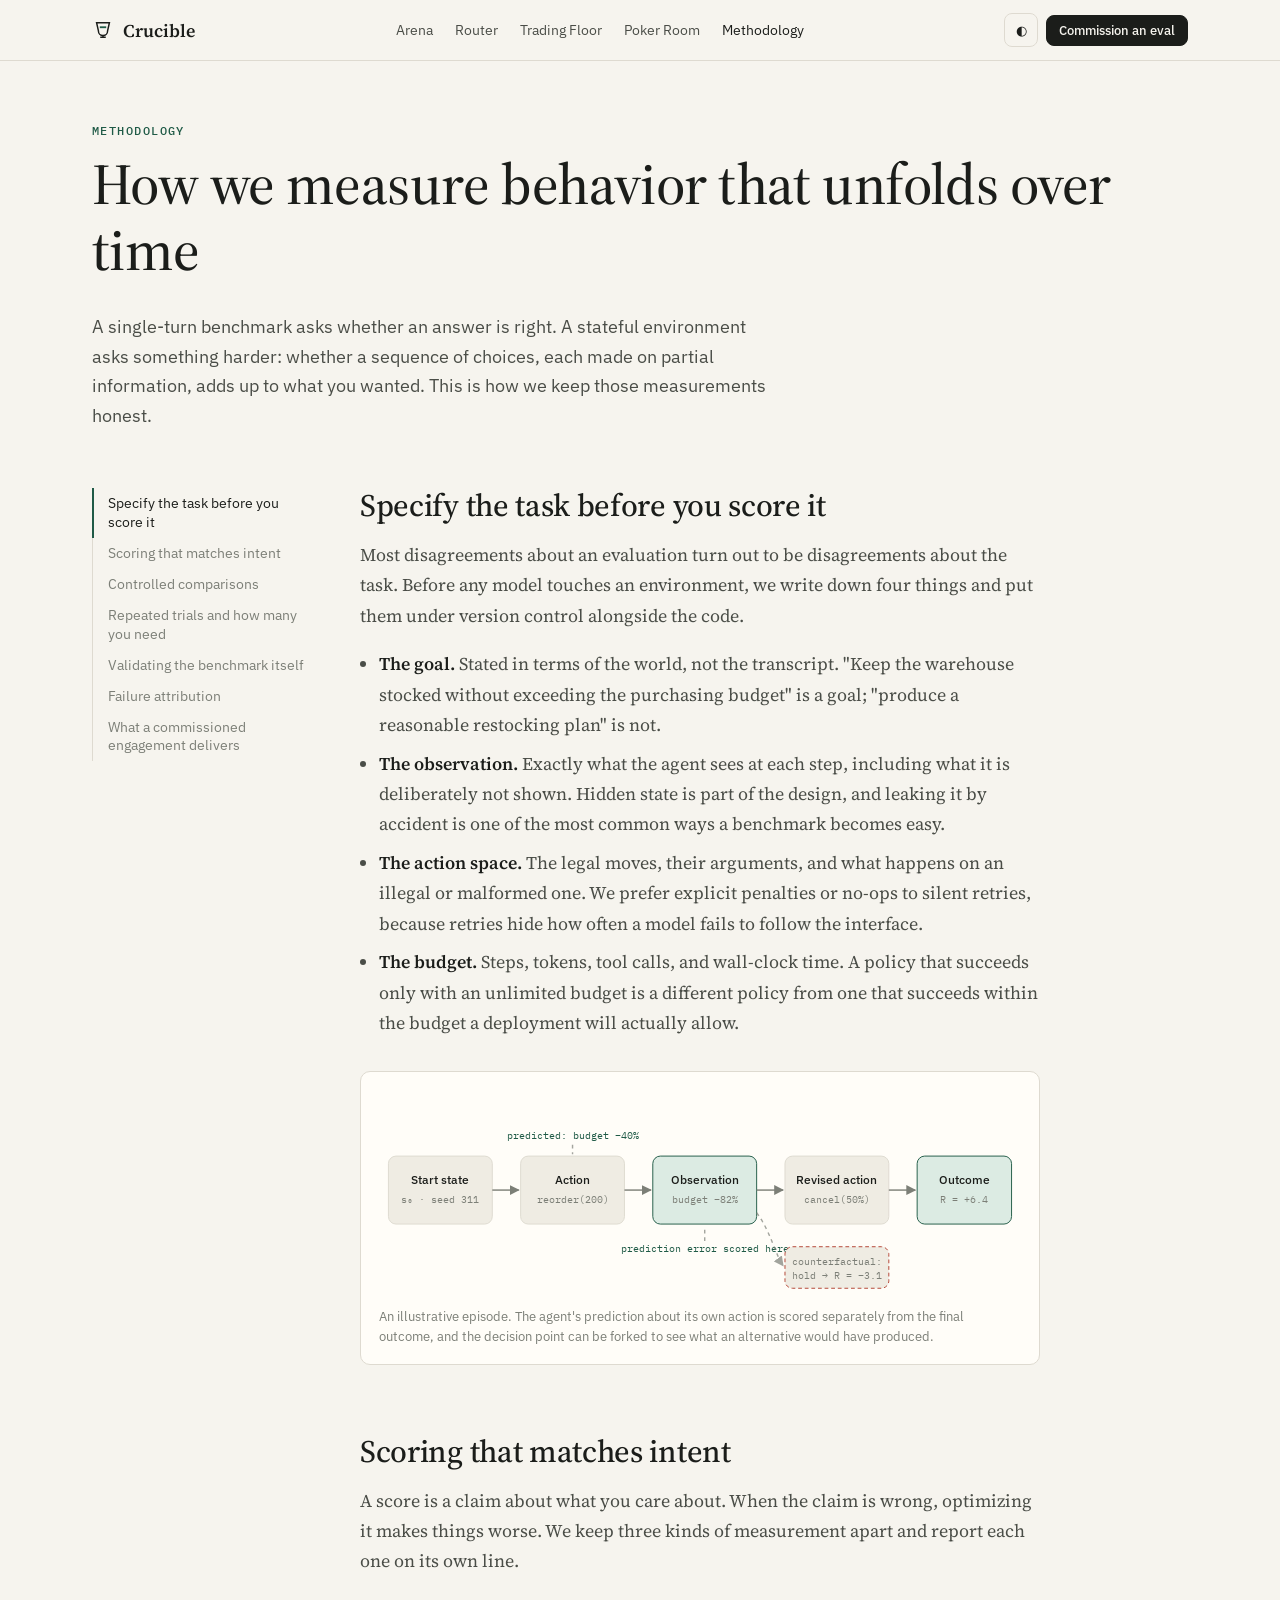
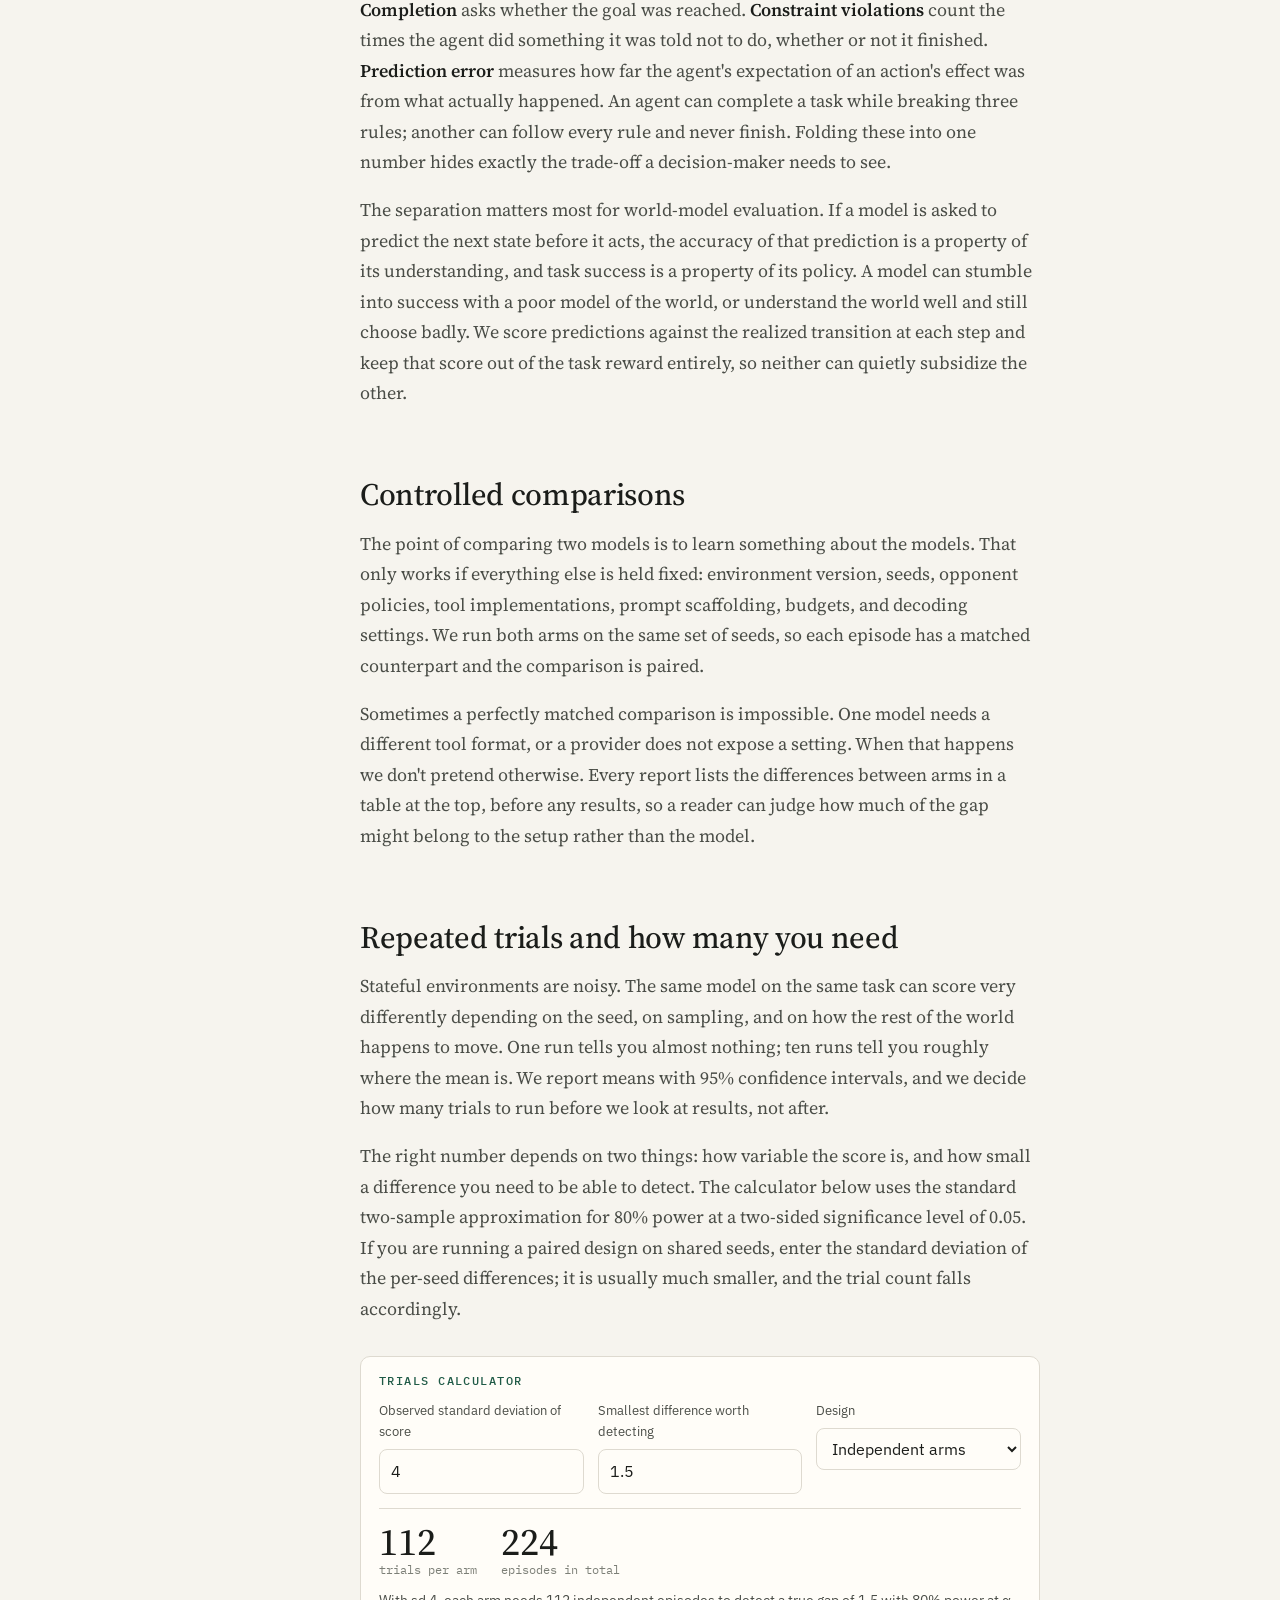
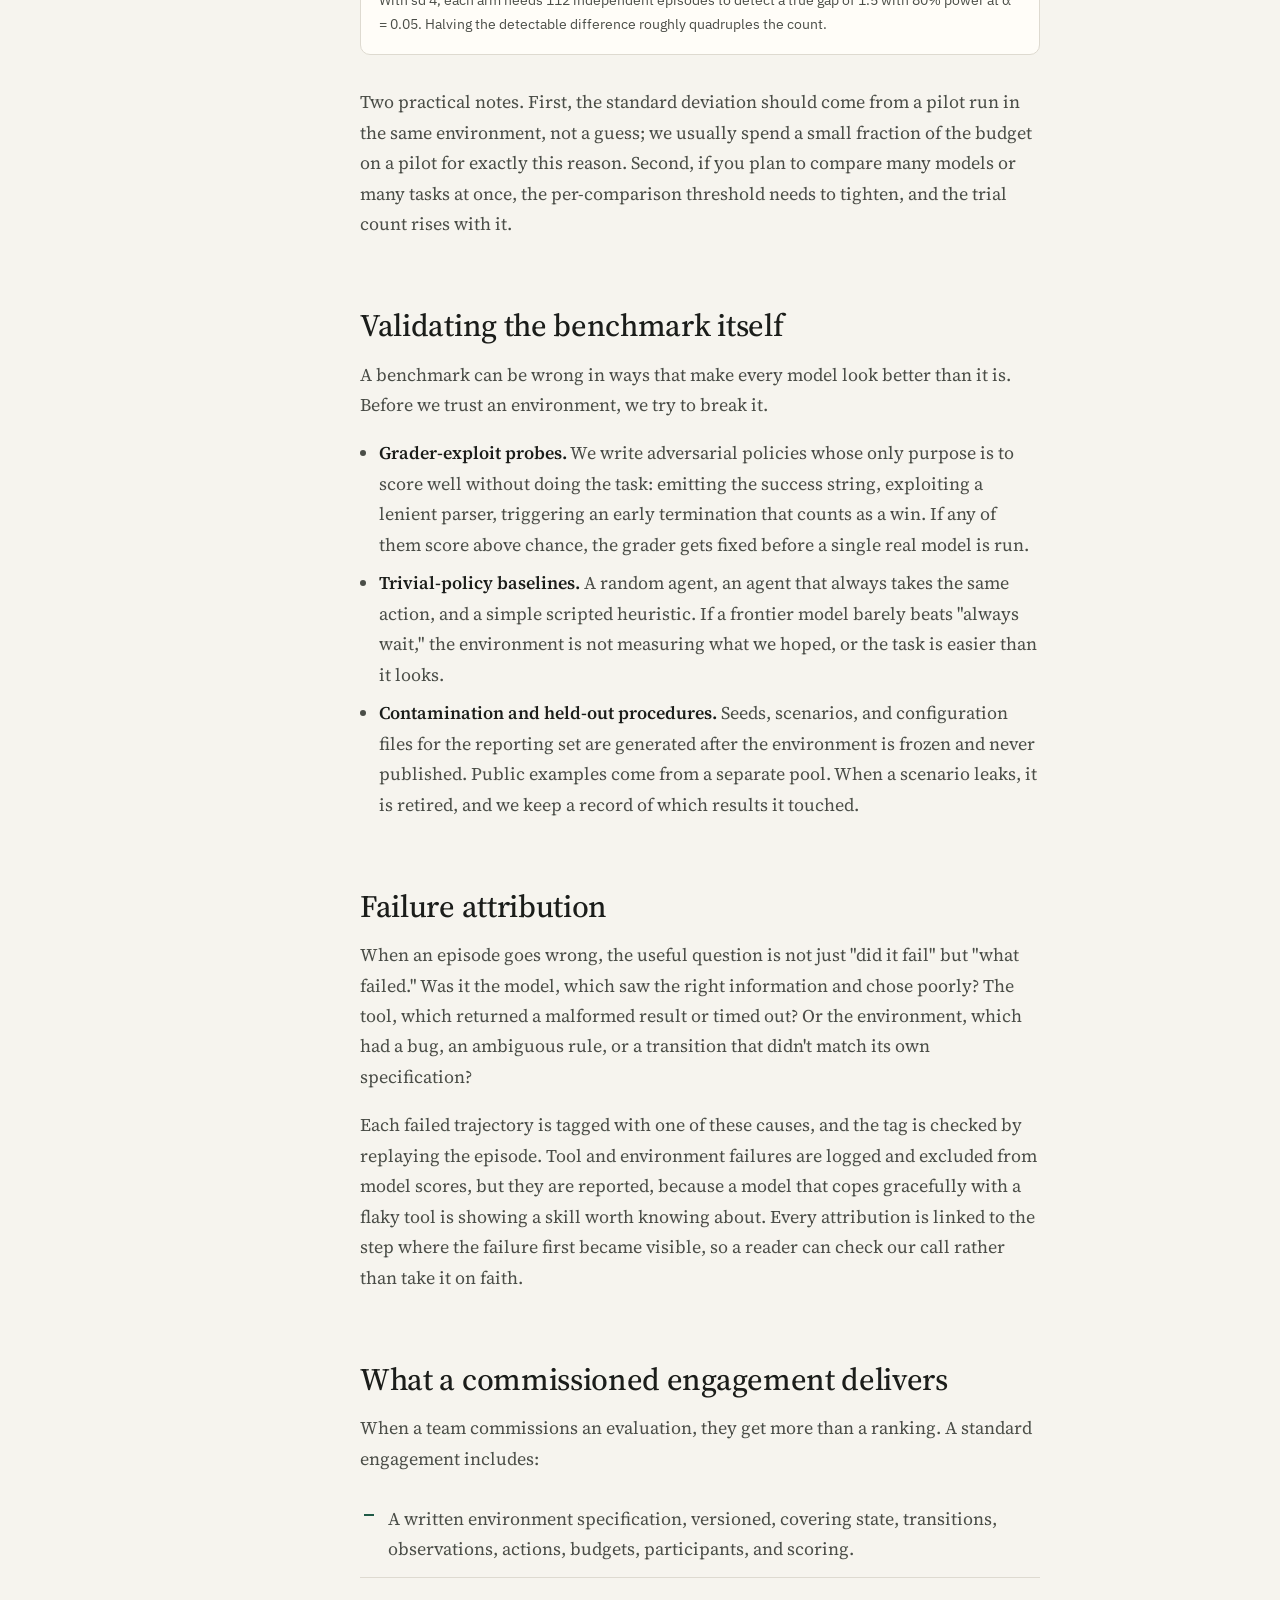
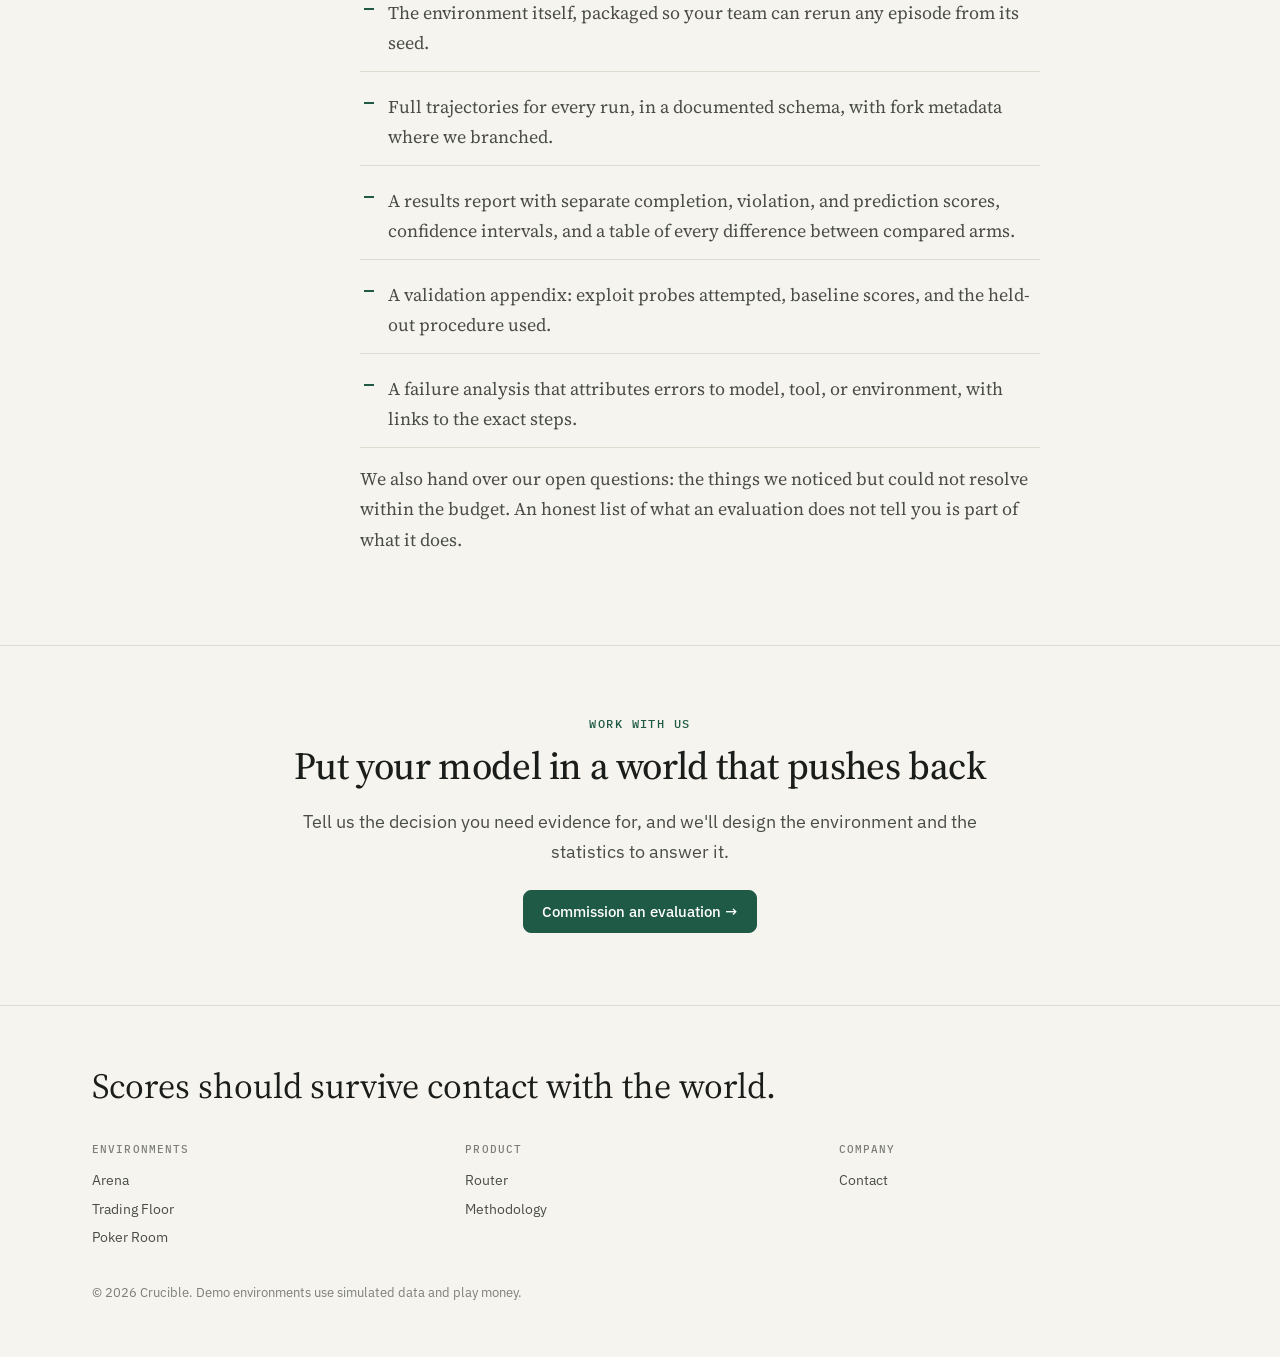
<file: methodology.html>
<!doctype html>
<html lang="en">
<head>
<meta charset="utf-8">
<meta name="viewport" content="width=device-width, initial-scale=1">
<title>Methodology · Crucible</title>
<link rel="stylesheet" href="styles.css">
<style>
  .doc{display:grid;grid-template-columns:minmax(0,1fr);gap:48px;padding-bottom:72px}
  @media(min-width:1000px){.doc{grid-template-columns:220px minmax(0,1fr)}}
  .toc{display:none}
  @media(min-width:1000px){.toc{display:block;position:sticky;top:84px;align-self:start;font-size:14px}}
  .toc ol{list-style:none;margin:0;padding:0;border-left:1px solid var(--line)}
  .toc a{display:block;padding:6px 0 6px 14px;margin-left:-1px;border-left:2px solid transparent;text-decoration:none;color:var(--ink-3);line-height:1.35}
  .toc a:hover{color:var(--ink)}
  .toc a.on{color:var(--ink);border-left-color:var(--accent)}
  .toc-m{margin-bottom:8px}
  @media(min-width:1000px){.toc-m{display:none}}
  .toc-m summary{cursor:pointer;font:500 13px var(--mono);color:var(--ink-2)}
  .toc-m ol{margin:10px 0 0;padding-left:20px;font-size:15px;line-height:1.9}
  article{max-width:68ch}
  article h2{font-size:clamp(1.5rem,2.6vw,1.95rem);margin-top:2.2em;scroll-margin-top:84px}
  article h2:first-of-type{margin-top:0}
  article p,article li{font-family:var(--serif);font-size:1.12rem;line-height:1.7;color:var(--ink-2)}
  article ul{padding-left:1.2em;margin:0 0 1em}
  article li{margin-bottom:.45em}
  article strong{color:var(--ink);font-weight:600}
  figure{margin:2em 0;background:var(--surface);border:1px solid var(--line);border-radius:var(--r);padding:18px}
  figcaption{font:13px/1.5 var(--sans);color:var(--ink-3);margin-top:10px}
  #episode{width:100%;height:auto;display:block}
  #episode .box{fill:var(--surface-2);stroke:var(--line)}
  #episode .box.hl{fill:var(--accent-soft);stroke:var(--accent)}
  #episode .box.bad{stroke:var(--down);stroke-dasharray:4 3}
  #episode .t1{font:500 13px var(--sans);fill:var(--ink)}
  #episode .t2{font:11px var(--mono);fill:var(--ink-3)}
  #episode .ar{stroke:var(--ink-3);stroke-width:1.5;fill:none}
  #episode .ar.dim{stroke-dasharray:4 4;opacity:.7}
  #episode .ah{fill:var(--ink-3)}
  #episode .lbl{font:10.5px var(--mono);fill:var(--accent)}
  .calc{font-family:var(--sans)}
  .calc .fields{display:grid;grid-template-columns:repeat(auto-fit,minmax(min(100%,180px),1fr));gap:14px;margin:14px 0}
  .calc .out{display:flex;flex-wrap:wrap;gap:24px;align-items:baseline;padding-top:14px;border-top:1px solid var(--line)}
  .calc .big{font:500 2.4rem/1 var(--serif);color:var(--ink)}
  .calc .sub{font:12px var(--mono);color:var(--ink-3)}
  .calc p{font-family:var(--sans);font-size:14px;margin:12px 0 0}
  .deliv{list-style:none;padding:0!important}
  .deliv li{padding:12px 0 12px 28px;border-bottom:1px solid var(--line);position:relative}
  .deliv li::before{content:"";position:absolute;left:4px;top:22px;width:10px;height:2px;background:var(--accent)}
  .cta{text-align:center}
  .cta .lede{margin:0 auto 24px}
</style>
</head>
<body>
<div id="site-header"></div>

<main>
  <div class="page-h"><div class="wrap">
    <span class="eyebrow">Methodology</span>
    <h1>How we measure behavior that unfolds over time</h1>
    <p class="lede">A single-turn benchmark asks whether an answer is right. A stateful environment asks something harder: whether a sequence of choices, each made on partial information, adds up to what you wanted. This is how we keep those measurements honest.</p>
  </div></div>

  <div class="wrap doc">
    <nav class="toc" aria-label="Contents">
      <ol id="tocList"></ol>
    </nav>

    <article id="article">
      <details class="toc-m"><summary>Contents</summary><ol id="tocMobile"></ol></details>

      <h2 id="specify">Specify the task before you score it</h2>
      <p>Most disagreements about an evaluation turn out to be disagreements about the task. Before any model touches an environment, we write down four things and put them under version control alongside the code.</p>
      <ul>
        <li><strong>The goal.</strong> Stated in terms of the world, not the transcript. "Keep the warehouse stocked without exceeding the purchasing budget" is a goal; "produce a reasonable restocking plan" is not.</li>
        <li><strong>The observation.</strong> Exactly what the agent sees at each step, including what it is deliberately not shown. Hidden state is part of the design, and leaking it by accident is one of the most common ways a benchmark becomes easy.</li>
        <li><strong>The action space.</strong> The legal moves, their arguments, and what happens on an illegal or malformed one. We prefer explicit penalties or no-ops to silent retries, because retries hide how often a model fails to follow the interface.</li>
        <li><strong>The budget.</strong> Steps, tokens, tool calls, and wall-clock time. A policy that succeeds only with an unlimited budget is a different policy from one that succeeds within the budget a deployment will actually allow.</li>
      </ul>

      <figure>
        <svg id="episode" viewBox="0 0 680 220" role="img" aria-labelledby="epTitle">
          <title id="epTitle">An illustrative episode: start state, action, observation, revised action, outcome</title>
          <defs><marker id="arr" viewBox="0 0 10 10" refX="9" refY="5" markerWidth="7" markerHeight="7" orient="auto-start-reverse"><path class="ah" d="M0,0L10,5L0,10z"/></marker></defs>
          <rect class="box" x="10" y="70" width="110" height="72" rx="8"/>
          <text class="t1" x="65" y="100" text-anchor="middle">Start state</text>
          <text class="t2" x="65" y="120" text-anchor="middle">s₀ · seed 311</text>

          <rect class="box" x="150" y="70" width="110" height="72" rx="8"/>
          <text class="t1" x="205" y="100" text-anchor="middle">Action</text>
          <text class="t2" x="205" y="120" text-anchor="middle">reorder(200)</text>

          <rect class="box hl" x="290" y="70" width="110" height="72" rx="8"/>
          <text class="t1" x="345" y="100" text-anchor="middle">Observation</text>
          <text class="t2" x="345" y="120" text-anchor="middle">budget −82%</text>

          <rect class="box" x="430" y="70" width="110" height="72" rx="8"/>
          <text class="t1" x="485" y="100" text-anchor="middle">Revised action</text>
          <text class="t2" x="485" y="120" text-anchor="middle">cancel(50%)</text>

          <rect class="box hl" x="570" y="70" width="100" height="72" rx="8"/>
          <text class="t1" x="620" y="100" text-anchor="middle">Outcome</text>
          <text class="t2" x="620" y="120" text-anchor="middle">R = +6.4</text>

          <path class="ar" d="M120,106H148" marker-end="url(#arr)"/>
          <path class="ar" d="M260,106H288" marker-end="url(#arr)"/>
          <path class="ar" d="M400,106H428" marker-end="url(#arr)"/>
          <path class="ar" d="M540,106H568" marker-end="url(#arr)"/>

          <text class="lbl" x="205" y="52" text-anchor="middle">predicted: budget −40%</text>
          <path class="ar dim" d="M205,58V68"/>
          <text class="lbl" x="345" y="172" text-anchor="middle">prediction error scored here</text>
          <path class="ar dim" d="M345,160V144"/>

          <rect class="box bad" x="430" y="166" width="110" height="44" rx="8"/>
          <text class="t2" x="485" y="185" text-anchor="middle">counterfactual:</text>
          <text class="t2" x="485" y="200" text-anchor="middle">hold → R = −3.1</text>
          <path class="ar dim" d="M400,130C415,150 420,175 428,186" marker-end="url(#arr)"/>
        </svg>
        <figcaption>An illustrative episode. The agent's prediction about its own action is scored separately from the final outcome, and the decision point can be forked to see what an alternative would have produced.</figcaption>
      </figure>

      <h2 id="scoring">Scoring that matches intent</h2>
      <p>A score is a claim about what you care about. When the claim is wrong, optimizing it makes things worse. We keep three kinds of measurement apart and report each one on its own line.</p>
      <p><strong>Completion</strong> asks whether the goal was reached. <strong>Constraint violations</strong> count the times the agent did something it was told not to do, whether or not it finished. <strong>Prediction error</strong> measures how far the agent's expectation of an action's effect was from what actually happened. An agent can complete a task while breaking three rules; another can follow every rule and never finish. Folding these into one number hides exactly the trade-off a decision-maker needs to see.</p>
      <p>The separation matters most for world-model evaluation. If a model is asked to predict the next state before it acts, the accuracy of that prediction is a property of its understanding, and task success is a property of its policy. A model can stumble into success with a poor model of the world, or understand the world well and still choose badly. We score predictions against the realized transition at each step and keep that score out of the task reward entirely, so neither can quietly subsidize the other.</p>

      <h2 id="controls">Controlled comparisons</h2>
      <p>The point of comparing two models is to learn something about the models. That only works if everything else is held fixed: environment version, seeds, opponent policies, tool implementations, prompt scaffolding, budgets, and decoding settings. We run both arms on the same set of seeds, so each episode has a matched counterpart and the comparison is paired.</p>
      <p>Sometimes a perfectly matched comparison is impossible. One model needs a different tool format, or a provider does not expose a setting. When that happens we don't pretend otherwise. Every report lists the differences between arms in a table at the top, before any results, so a reader can judge how much of the gap might belong to the setup rather than the model.</p>

      <h2 id="trials">Repeated trials and how many you need</h2>
      <p>Stateful environments are noisy. The same model on the same task can score very differently depending on the seed, on sampling, and on how the rest of the world happens to move. One run tells you almost nothing; ten runs tell you roughly where the mean is. We report means with 95% confidence intervals, and we decide how many trials to run before we look at results, not after.</p>
      <p>The right number depends on two things: how variable the score is, and how small a difference you need to be able to detect. The calculator below uses the standard two-sample approximation for 80% power at a two-sided significance level of 0.05. If you are running a paired design on shared seeds, enter the standard deviation of the per-seed differences; it is usually much smaller, and the trial count falls accordingly.</p>

      <figure class="calc" aria-labelledby="calcTitle">
        <span class="eyebrow" id="calcTitle">Trials calculator</span>
        <div class="fields">
          <div><label for="cSd">Observed standard deviation of score</label><input id="cSd" type="number" min="0.01" step="0.1" value="4"></div>
          <div><label for="cD">Smallest difference worth detecting</label><input id="cD" type="number" min="0.01" step="0.1" value="1.5"></div>
          <div><label for="cDesign">Design</label><select id="cDesign"><option value="two">Independent arms</option><option value="paired">Paired on shared seeds</option></select></div>
        </div>
        <div class="out">
          <div><div class="big" id="cN">–</div><div class="sub" id="cNLabel">trials per arm</div></div>
          <div><div class="big" id="cTotal">–</div><div class="sub">episodes in total</div></div>
        </div>
        <p id="cNote"></p>
      </figure>

      <p>Two practical notes. First, the standard deviation should come from a pilot run in the same environment, not a guess; we usually spend a small fraction of the budget on a pilot for exactly this reason. Second, if you plan to compare many models or many tasks at once, the per-comparison threshold needs to tighten, and the trial count rises with it.</p>

      <h2 id="validate">Validating the benchmark itself</h2>
      <p>A benchmark can be wrong in ways that make every model look better than it is. Before we trust an environment, we try to break it.</p>
      <ul>
        <li><strong>Grader-exploit probes.</strong> We write adversarial policies whose only purpose is to score well without doing the task: emitting the success string, exploiting a lenient parser, triggering an early termination that counts as a win. If any of them score above chance, the grader gets fixed before a single real model is run.</li>
        <li><strong>Trivial-policy baselines.</strong> A random agent, an agent that always takes the same action, and a simple scripted heuristic. If a frontier model barely beats "always wait," the environment is not measuring what we hoped, or the task is easier than it looks.</li>
        <li><strong>Contamination and held-out procedures.</strong> Seeds, scenarios, and configuration files for the reporting set are generated after the environment is frozen and never published. Public examples come from a separate pool. When a scenario leaks, it is retired, and we keep a record of which results it touched.</li>
      </ul>

      <h2 id="attribution">Failure attribution</h2>
      <p>When an episode goes wrong, the useful question is not just "did it fail" but "what failed." Was it the model, which saw the right information and chose poorly? The tool, which returned a malformed result or timed out? Or the environment, which had a bug, an ambiguous rule, or a transition that didn't match its own specification?</p>
      <p>Each failed trajectory is tagged with one of these causes, and the tag is checked by replaying the episode. Tool and environment failures are logged and excluded from model scores, but they are reported, because a model that copes gracefully with a flaky tool is showing a skill worth knowing about. Every attribution is linked to the step where the failure first became visible, so a reader can check our call rather than take it on faith.</p>

      <h2 id="deliverables">What a commissioned engagement delivers</h2>
      <p>When a team commissions an evaluation, they get more than a ranking. A standard engagement includes:</p>
      <ul class="deliv">
        <li>A written environment specification, versioned, covering state, transitions, observations, actions, budgets, participants, and scoring.</li>
        <li>The environment itself, packaged so your team can rerun any episode from its seed.</li>
        <li>Full trajectories for every run, in a documented schema, with fork metadata where we branched.</li>
        <li>A results report with separate completion, violation, and prediction scores, confidence intervals, and a table of every difference between compared arms.</li>
        <li>A validation appendix: exploit probes attempted, baseline scores, and the held-out procedure used.</li>
        <li>A failure analysis that attributes errors to model, tool, or environment, with links to the exact steps.</li>
      </ul>
      <p>We also hand over our open questions: the things we noticed but could not resolve within the budget. An honest list of what an evaluation does not tell you is part of what it does.</p>
    </article>
  </div>

  <section class="cta">
    <div class="wrap">
      <span class="eyebrow">Work with us</span>
      <h2>Put your model in a world that pushes back</h2>
      <p class="lede">Tell us the decision you need evidence for, and we'll design the environment and the statistics to answer it.</p>
      <a class="btn accent" href="index.html#commission">Commission an evaluation →</a>
    </div>
  </section>
</main>

<div id="site-footer"></div>
<script src="common.js"></script>
<script>
(function(){
  'use strict';
  const $ = id => document.getElementById(id);

  /* Table of contents (desktop sticky + mobile disclosure) */
  const heads = [...document.querySelectorAll('#article h2[id]')];
  const items = heads.map(h => `<li><a href="#${h.id}">${h.textContent}</a></li>`).join('');
  $('tocList').innerHTML = items;
  $('tocMobile').innerHTML = items;
  const links = [...$('tocList').querySelectorAll('a')];
  function markActive(){
    let idx = 0;
    heads.forEach((h, i) => { if (h.getBoundingClientRect().top < 140) idx = i; });
    links.forEach((a, i) => a.classList.toggle('on', i === idx));
  }
  addEventListener('scroll', markActive, { passive: true });
  markActive();

  /* Trials calculator: n per arm = 2 (z_{1-a/2} + z_{1-b})^2 sd^2 / d^2; paired: (z+z)^2 sd_diff^2 / d^2 */
  const Z_ALPHA = 1.959964, Z_BETA = 0.841621;
  function calc(){
    const s = parseFloat($('cSd').value), d = parseFloat($('cD').value);
    const paired = $('cDesign').value === 'paired';
    if (!(s > 0) || !(d > 0)){
      $('cN').textContent = '–'; $('cTotal').textContent = '–';
      $('cNote').textContent = 'Enter positive values for both fields.';
      return;
    }
    const k = (Z_ALPHA + Z_BETA) ** 2 * (s / d) ** 2;
    const n = Math.max(2, Math.ceil(paired ? k : 2 * k));
    $('cN').textContent = n.toLocaleString();
    $('cNLabel').textContent = paired ? 'seeds (each run on both arms)' : 'trials per arm';
    $('cTotal').textContent = (2 * n).toLocaleString();
    $('cNote').textContent = paired
      ? `With a per-seed difference sd of ${s} you need ${n} shared seeds to detect a true gap of ${d} four times out of five. Here sd is the spread of the differences, not of either arm.`
      : `With sd ${s}, each arm needs ${n} independent episodes to detect a true gap of ${d} with 80% power at α = 0.05. Halving the detectable difference roughly quadruples the count.`;
  }
  ['cSd', 'cD', 'cDesign'].forEach(id => $(id).addEventListener('input', calc));
  calc();
})();
</script>
</body>
</html>
</file>
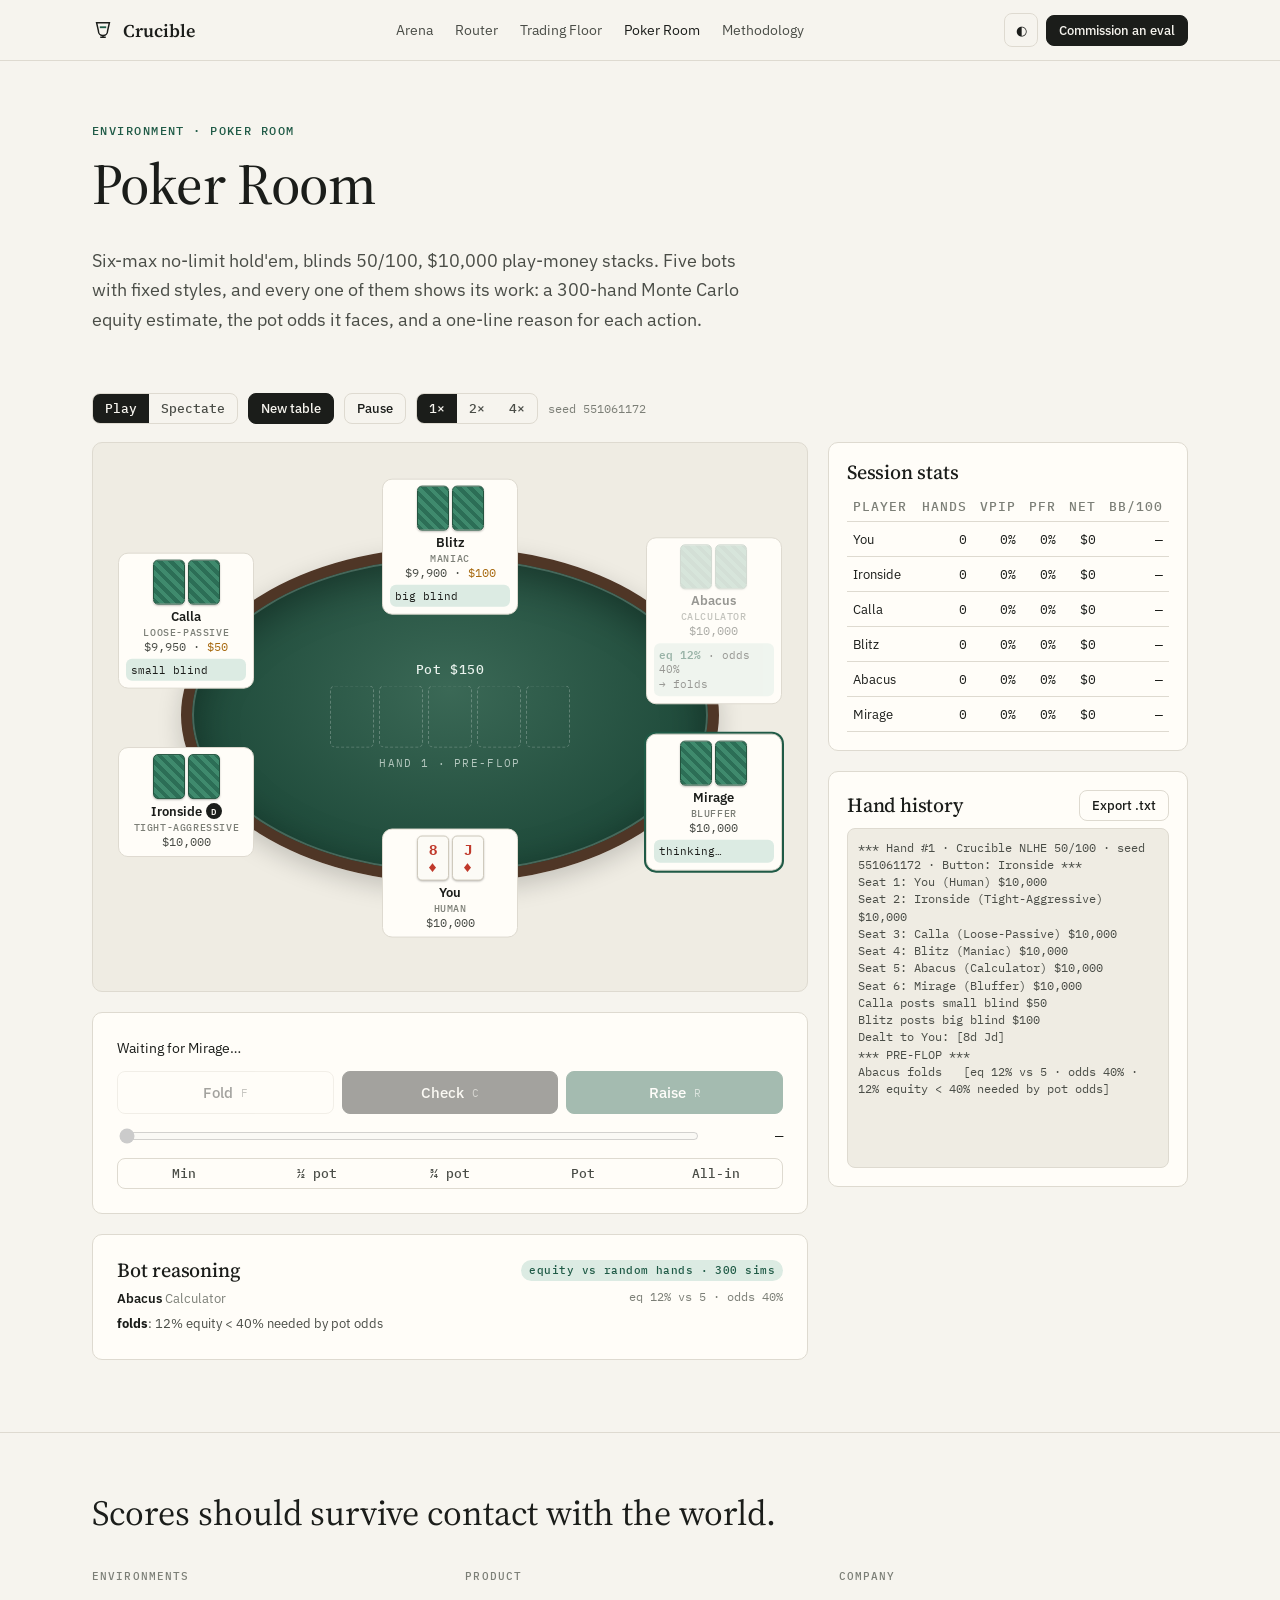
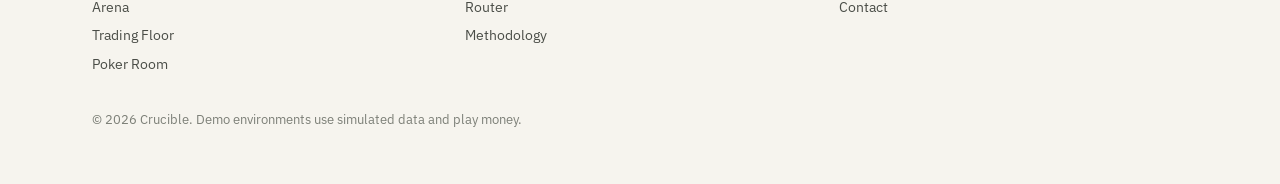
<file: poker.html>
<!doctype html>
<html lang="en">
<head>
<meta charset="utf-8">
<meta name="viewport" content="width=device-width, initial-scale=1">
<title>Poker Room · Crucible</title>
<meta name="description" content="Six-max no-limit hold'em against five transparent bots. Every bot decision shows its Monte Carlo equity, pot odds and reason.">
<link rel="stylesheet" href="styles.css">
<style>
.pk-top{display:flex;flex-wrap:wrap;gap:10px;align-items:center;margin-bottom:18px}
.pk-top .seed{font:12px var(--mono);color:var(--ink-3)}
.pk-grid{display:grid;gap:20px;grid-template-columns:minmax(0,1fr);padding-bottom:72px}
@media(min-width:1020px){.pk-grid{grid-template-columns:minmax(0,1fr) 360px}}
.pk-main,.pk-side{display:grid;gap:20px;align-content:start;min-width:0}
.pk-box{background:var(--surface-2);border:1px solid var(--line);border-radius:var(--r);padding:8px;overflow:hidden}
.pk-table{position:relative;aspect-ratio:16/10;margin:96px 80px 100px}
.pk-felt{position:absolute;inset:0;border-radius:50%;border:11px solid #4f3626;
  background:radial-gradient(ellipse at 50% 42%,color-mix(in srgb,var(--felt) 78%,#9fd4b8) 0%,var(--felt) 72%);
  box-shadow:inset 0 0 0 2px color-mix(in srgb,var(--felt) 60%,#fff 18%),inset 0 10px 40px rgba(0,0,0,.35),0 8px 24px rgba(0,0,0,.18)}
.pk-center{position:absolute;left:50%;top:50%;transform:translate(-50%,-50%);text-align:center;color:#eaf3ee;width:84%}
.pk-pot{font:500 13px var(--mono);letter-spacing:.04em;margin-bottom:8px;min-height:1.3em}
.pk-board{display:flex;justify-content:center;gap:5px;min-height:62px}
.pk-street{font:11px var(--mono);text-transform:uppercase;letter-spacing:.12em;opacity:.7;margin-top:8px}
.seat{position:absolute;transform:translate(-50%,-50%);width:136px;background:var(--surface);border:1px solid var(--line);
  border-radius:10px;padding:6px 7px 7px;text-align:center;font-size:13px;line-height:1.3;transition:opacity .2s,box-shadow .2s;z-index:2}
.s0{left:50%;top:100%}.s1{left:1%;top:76%}.s2{left:1%;top:22%}.s3{left:50%;top:0}.s4{left:99%;top:22%}.s5{left:99%;top:76%}
.seat.turn{box-shadow:0 0 0 2px var(--accent)}
.seat.win{box-shadow:0 0 0 2px var(--up)}
.seat.out>*{opacity:.45}
.seat .hc{display:flex;justify-content:center;gap:3px;min-height:46px;margin-bottom:3px}
.seat .nm{font-weight:600;white-space:nowrap;overflow:hidden;text-overflow:ellipsis}
.seat .st{font:500 10px var(--mono);color:var(--ink-3);text-transform:uppercase;letter-spacing:.06em}
.seat .sk{font:12px var(--mono);color:var(--ink-2)}
.seat .bt{color:var(--warn)}
.seat .lbl{font:11px var(--mono);color:var(--up);margin-top:2px}
.dbtn{display:inline-grid;place-items:center;width:16px;height:16px;border-radius:50%;background:var(--ink);color:var(--bg);font:600 9px var(--mono);margin-left:4px;vertical-align:1px}
.bub{margin-top:5px;font:11px/1.35 var(--mono);background:var(--accent-soft);color:var(--ink);border-radius:6px;padding:4px 5px;text-align:left}
.bub b{font-weight:600;color:var(--accent)}
.cd{display:inline-flex;flex-direction:column;align-items:center;justify-content:center;width:32px;height:45px;border-radius:5px;
  background:#fcfbf6;color:#1b1d1a;border:1px solid #cfcabd;font:600 14px/1 var(--mono);box-shadow:0 1px 2px rgba(0,0,0,.25);flex:none}
.cd i{font-style:normal;font-size:15px;margin-top:2px}
.cd.red{color:#c0392b}
.cd.back{background:repeating-linear-gradient(45deg,#2c6e56 0 4px,#3f8a6d 4px 8px);border-color:#24543f}
.cd.dim{opacity:.45}
.cd.big{width:44px;height:62px;font-size:18px}.cd.big i{font-size:20px}
.cd.slot{background:transparent;border:1px dashed rgba(255,255,255,.25);box-shadow:none}
.pk-act{display:grid;gap:12px}
.pk-status{display:flex;justify-content:space-between;gap:10px;flex-wrap:wrap;font-size:14px}
.pk-status .hand{font:13px var(--mono);color:var(--up)}
.pk-btns{display:grid;grid-template-columns:repeat(3,1fr);gap:8px}
.pk-btns .btn{justify-content:center;padding:11px 8px}
.pk-btns kbd,.pk-btns .k{font:11px var(--mono);opacity:.6}
.pk-raise{display:grid;grid-template-columns:1fr auto;gap:10px;align-items:center}
.pk-raise input[type=range]{padding:0;border:0;background:none;accent-color:var(--accent)}
.pk-raise output{font:500 14px var(--mono);min-width:76px;text-align:right}
.pk-presets{display:flex}.pk-presets button{flex:1;padding:6px 4px;white-space:nowrap}
.feed{list-style:none;margin:0;padding:0;display:grid;gap:8px;font-size:13px}
.feed li{display:grid;grid-template-columns:auto 1fr;gap:4px 10px;padding-bottom:8px;border-bottom:1px solid var(--line)}
.feed li:last-child{border-bottom:0;padding-bottom:0}
.feed .who{font-weight:600}
.feed .nums{font:12px var(--mono);color:var(--ink-3);text-align:right}
.feed .why{grid-column:1/-1;color:var(--ink-2)}
.feed .why b{color:var(--ink)}
.card h3{display:flex;flex-wrap:wrap;justify-content:space-between;align-items:center;gap:8px}
.pk-stats td,.pk-stats th{padding:7px 6px;font-size:12.5px}
.pk-stats td{white-space:nowrap}
.pk-log{margin:0;height:340px;overflow:auto;background:var(--surface-2);border:1px solid var(--line);border-radius:8px;padding:10px;
  font:11.5px/1.5 var(--mono);color:var(--ink-2);white-space:pre-wrap;word-break:break-word}
.lb{display:grid;gap:10px}
.lb-row{display:grid;grid-template-columns:22px minmax(0,1.2fr) minmax(0,2fr) 92px;gap:10px;align-items:center;font-size:13px}
.lb-row .r{font:12px var(--mono);color:var(--ink-3)}
.lb-row .v{font:12px var(--mono);text-align:right}
.lb-bar{position:relative;height:16px;background:var(--surface-2);border-radius:4px}
.lb-bar .z{position:absolute;top:-3px;bottom:-3px;width:1px;background:var(--ink-3)}
.lb-bar .ci{position:absolute;top:5px;height:6px;border-radius:3px;background:var(--ink-3);opacity:.55}
.lb-bar .ci.up{background:var(--up);opacity:.8}.lb-bar .ci.down{background:var(--down);opacity:.8}
.lb-bar .m{position:absolute;top:3px;width:10px;height:10px;margin-left:-5px;border-radius:50%;background:var(--ink)}
.hidden{display:none!important}
@media(max-width:640px){
  .pk-table{aspect-ratio:3/4;margin:78px 47px 84px}
  .seat{width:92px;padding:4px 4px 5px;font-size:11.5px}
  .s1,.s2{left:0}.s4,.s5{left:100%}
  .seat .hc{min-height:34px}
  .cd{width:24px;height:34px;font-size:11px;border-radius:4px}.cd i{font-size:11px;margin-top:1px}
  .cd.big{width:29px;height:41px;font-size:13px}.cd.big i{font-size:13px}
  .pk-board{gap:3px;min-height:41px}
  .seat .st,.bub .od{display:none}
  .bub{font-size:10px;padding:3px 4px}
  .lb-row{grid-template-columns:18px minmax(0,1fr) 84px}.lb-bar{grid-column:2/-1;grid-row:2}
}
</style>
</head>
<body>
<div id="site-header"></div>
<main class="wrap">
  <div class="page-h">
    <span class="eyebrow">Environment · Poker Room</span>
    <h1>Poker Room</h1>
    <p class="lede">Six-max no-limit hold'em, blinds 50/100, $10,000 play-money stacks. Five bots with fixed styles, and every one of them shows its work: a 300-hand Monte Carlo equity estimate, the pot odds it faces, and a one-line reason for each action.</p>
  </div>

  <div class="pk-top">
    <div class="seg" id="modeSeg" role="group" aria-label="Mode"><button data-m="play" class="on">Play</button><button data-m="spectate">Spectate</button></div>
    <button class="btn sm" id="newBtn">New table</button>
    <button class="btn sm ghost" id="pauseBtn">Pause</button>
    <div class="seg" id="speedSeg" role="group" aria-label="Speed"><button data-s="1" class="on">1×</button><button data-s="2">2×</button><button data-s="4">4×</button><button data-s="0" id="maxBtn">Max</button></div>
    <span class="seed" id="seedTxt"></span>
  </div>

  <div class="pk-grid">
    <div class="pk-main">
      <div class="pk-box"><div class="pk-table" id="table">
        <div class="pk-felt"></div>
        <div class="pk-center"><div class="pk-pot" id="pot"></div><div class="pk-board" id="board"></div><div class="pk-street" id="street"></div></div>
      </div></div>

      <div class="card pk-act" id="actPanel">
        <div class="pk-status"><span id="status" aria-live="polite">Shuffling…</span><span class="hand" id="myHand"></span></div>
        <div class="pk-btns">
          <button class="btn ghost" id="foldBtn" disabled>Fold <span class="k">F</span></button>
          <button class="btn" id="callBtn" disabled>Check <span class="k">C</span></button>
          <button class="btn accent" id="raiseBtn" disabled>Raise <span class="k">R</span></button>
        </div>
        <div class="pk-raise"><input type="range" id="slider" min="0" max="0" step="1" aria-label="Raise amount" disabled><output id="amt" class="mono">—</output></div>
        <div class="seg pk-presets" id="presets">
          <button data-p="min">Min</button><button data-p=".5">½ pot</button><button data-p=".75">¾ pot</button><button data-p="1">Pot</button><button data-p="all">All-in</button>
        </div>
      </div>

      <div class="card hidden" id="lbCard">
        <h3>Leaderboard <span class="pill" id="lbHands">0 hands</span></h3>
        <p style="font-size:14px">Win rate in big blinds per 100 hands with a 95% confidence interval. Bars that cross zero aren't separable from break-even yet. Poker is noisy, and rankings usually need thousands of hands to settle. Coinflip is a random-action baseline. Stacks reset to 100 big blinds every hand so results stay comparable.</p>
        <div class="lb" id="lb"></div>
      </div>

      <div class="card">
        <h3>Bot reasoning <span class="pill">equity vs random hands · 300 sims</span></h3>
        <ul class="feed" id="feed"><li class="muted">Decisions will appear here as the bots act.</li></ul>
      </div>
    </div>

    <aside class="pk-side">
      <div class="card" style="padding:18px">
        <h3 id="statsTitle">Session stats</h3>
        <div class="tablewrap"><table class="pk-stats"><thead><tr><th>Player</th><th class="num">Hands</th><th class="num">VPIP</th><th class="num">PFR</th><th class="num">Net</th><th class="num">bb/100</th></tr></thead><tbody id="stats"></tbody></table></div>
      </div>
      <div class="card" style="padding:18px">
        <h3>Hand history <button class="btn sm ghost" id="exportBtn">Export .txt</button></h3>
        <pre class="pk-log" id="log"></pre>
      </div>
    </aside>
  </div>
</main>
<div id="site-footer"></div>
<script src="common.js"></script>
<script>
// ==ENGINE== (pure functions: cards, evaluator, equity, pots; extracted for node tests)
const RANKS = '23456789TJQKA', SUITS = 'shdc', SUIT_SYM = ['♠', '♥', '♦', '♣'];
const cardStr = c => RANKS[c >> 2] + SUITS[c & 3];
const SING = ['Two','Three','Four','Five','Six','Seven','Eight','Nine','Ten','Jack','Queen','King','Ace'];
const PLUR = ['Twos','Threes','Fours','Fives','Sixes','Sevens','Eights','Nines','Tens','Jacks','Queens','Kings','Aces'];
const CAT_BASE = 1048576; // 16^5: score = cat*16^5 + five 4-bit kicker ranks

function straightHigh(mask) {
  for (let h = 12; h >= 4; h--) if (((mask >> (h - 4)) & 31) === 31) return h;
  return (mask & 0x100F) === 0x100F ? 3 : -1; // wheel A-2-3-4-5
}

// Scores 5-7 cards; higher is better, equal means a tie.
function evalHand(cards) {
  const cnt = new Array(13).fill(0), sm = [0, 0, 0, 0], sc = [0, 0, 0, 0];
  let mask = 0;
  for (const c of cards) { const r = c >> 2, s = c & 3; cnt[r]++; sm[s] |= 1 << r; sc[s]++; mask |= 1 << r; }
  const pack = (cat, ks) => { let v = cat; for (let i = 0; i < 5; i++) v = v * 16 + (ks[i] ?? 0); return v; };
  let flush = null;
  for (let s = 0; s < 4; s++) if (sc[s] >= 5) {
    const sh = straightHigh(sm[s]);
    if (sh >= 0) return pack(8, [sh]);
    flush = [];
    for (let r = 12; r >= 0 && flush.length < 5; r--) if (sm[s] >> r & 1) flush.push(r);
  }
  const quads = [], trips = [], pairs = [], singles = [];
  for (let r = 12; r >= 0; r--) {
    const n = cnt[r];
    if (n === 4) quads.push(r); else if (n === 3) trips.push(r); else if (n === 2) pairs.push(r); else if (n === 1) singles.push(r);
  }
  if (quads.length) {
    let k = -1; for (let r = 12; r >= 0; r--) if (r !== quads[0] && cnt[r]) { k = r; break; }
    return pack(7, [quads[0], k]);
  }
  if (trips.length && (trips.length > 1 || pairs.length)) return pack(6, [trips[0], Math.max(trips[1] ?? -1, pairs[0] ?? -1)]);
  if (flush) return pack(5, flush);
  const sh = straightHigh(mask);
  if (sh >= 0) return pack(4, [sh]);
  if (trips.length) return pack(3, [trips[0], ...singles.slice(0, 2)]);
  if (pairs.length >= 2) return pack(2, [pairs[0], pairs[1], Math.max(pairs[2] ?? -1, singles[0] ?? -1)]);
  if (pairs.length) return pack(1, [pairs[0], ...singles.slice(0, 3)]);
  return pack(0, singles.slice(0, 5));
}

function describe(s) {
  const cat = Math.floor(s / CAT_BASE), k = i => Math.floor(s / 16 ** (4 - i)) % 16;
  switch (cat) {
    case 8: return k(0) === 12 ? 'Royal flush' : `Straight flush, ${SING[k(0)]}-high`;
    case 7: return `Four ${PLUR[k(0)]}`;
    case 6: return `Full house, ${PLUR[k(0)]} full of ${PLUR[k(1)]}`;
    case 5: return `Flush, ${SING[k(0)]}-high`;
    case 4: return `Straight, ${SING[k(0)]}-high`;
    case 3: return `Three ${PLUR[k(0)]}`;
    case 2: return `Two pair, ${PLUR[k(0)]} and ${PLUR[k(1)]}`;
    case 1: return `Pair of ${PLUR[k(0)]}`;
    default: return `${SING[k(0)]}-high`;
  }
}

// Monte Carlo share of the pot vs nOpp uniformly random hands (ties count fractionally).
function equity(hole, board, nOpp, sims, rng) {
  if (nOpp < 1) return 1;
  const used = new Set([...hole, ...board]), deck = [];
  for (let c = 0; c < 52; c++) if (!used.has(c)) deck.push(c);
  const need = 2 * nOpp + 5 - board.length, mine = hole.concat(board), opp = [0, 0].concat(board);
  let won = 0;
  for (let i = 0; i < sims; i++) {
    for (let k = 0; k < need; k++) { const j = k + Math.floor(rng() * (deck.length - k)); const t = deck[k]; deck[k] = deck[j]; deck[j] = t; }
    const run = deck.slice(2 * nOpp, need), me = evalHand(mine.concat(run));
    let tie = 1, lost = false;
    for (let o = 0; o < nOpp && !lost; o++) {
      opp[0] = deck[2 * o]; opp[1] = deck[2 * o + 1];
      const s = evalHand(opp.concat(run));
      if (s > me) lost = true; else if (s === me) tie++;
    }
    if (!lost) won += 1 / tie;
  }
  return won / sims;
}

// Main pot + side pots from each seat's total contribution. Folded seats pay in but can't win.
function buildPots(contrib, folded) {
  const levels = [...new Set(contrib.filter(c => c > 0))].sort((a, b) => a - b), pots = [];
  let prev = 0, carry = 0;
  for (const L of levels) {
    let amt = carry; carry = 0;
    for (const c of contrib) amt += Math.max(0, Math.min(c, L) - prev);
    const elig = contrib.map((_, i) => i).filter(i => !folded[i] && contrib[i] >= L), last = pots[pots.length - 1];
    if (!elig.length) { if (last) last.amount += amt; else carry = amt; }
    else if (last && last.elig.join() === elig.join()) last.amount += amt;
    else pots.push({ amount: amt, elig });
    prev = L;
  }
  return pots;
}

// scores[i] = hand score (ignored if not eligible). order = seats clockwise from the button's left (odd chips go first).
function awardPots(pots, scores, order) {
  const pay = new Array(scores.length).fill(0), results = [];
  for (const pot of pots) {
    const best = Math.max(...pot.elig.map(i => scores[i]));
    const w = order.filter(i => pot.elig.includes(i) && scores[i] === best);
    const share = Math.floor(pot.amount / w.length); let rem = pot.amount - share * w.length;
    for (const i of w) { pay[i] += share + (rem > 0 ? 1 : 0); if (rem > 0) rem--; }
    results.push({ amount: pot.amount, winners: w });
  }
  return { pay, results };
}
// ==/ENGINE==

// ---------- table + bots ----------
const SB = 50, BB = 100, START = 10000, SIMS = 300, N = 6;
const STYLES = {
  tag:     { label: 'Tight-Aggressive', enter: 1.3,  raise: 1.5,  aggr: .85, margin: -.03, bluff: .05, size: .75 },
  lp:      { label: 'Loose-Passive',    enter: .75,  raise: 1.9,  aggr: .3,  margin: .10,  bluff: 0,   size: .5 },
  maniac:  { label: 'Maniac',           enter: .55,  raise: .95,  aggr: .6,  margin: .08,  bluff: .3,  size: 1 },
  calc:    { label: 'Calculator',       enter: 0,    raise: 1.4,  aggr: 1,   margin: 0,    bluff: 0,   size: .66 },
  bluffer: { label: 'Bluffer',          enter: 1.05, raise: 1.5,  aggr: .6,  margin: -.02, bluff: .45, size: .8 },
  random:  { label: 'Random baseline',  random: true },
  human:   { label: 'Human' }
};
const ROSTER = [['Ironside', 'tag'], ['Calla', 'lp'], ['Blitz', 'maniac'], ['Abacus', 'calc'], ['Mirage', 'bluffer']];
const STREETS = ['Pre-flop', 'Flop', 'Turn', 'River', 'Showdown'];

const $ = id => document.getElementById(id);
const fmt = n => '$' + Math.round(n).toLocaleString('en-US');
const pct = x => Math.round(x * 100) + '%';
const sleep = ms => new Promise(r => setTimeout(r, ms));
const G = { gen: 0, speed: 1, paused: false, mode: 'play', log: [], feed: [] };

const live = () => G.players.filter(p => !p.folded);
const potTotal = () => G.players.reduce((a, p) => a + p.total, 0);
const dl = ms => G.speed ? ms / G.speed : 0;
async function wait(ms, gen) { if (ms > 0) await sleep(ms); while (G.paused && gen === G.gen) await sleep(120); }
function log(s) { s = s.replace(/^You (\w+)s\b/, 'You $1').replace(/^(You .*) is all-in/, '$1 are all-in'); G.log.push(s); if (G.log.length > 80000) G.log.splice(0, 20000); }

function shuffle(rng) {
  const d = [...Array(52).keys()];
  for (let i = 51; i > 0; i--) { const j = Math.floor(rng() * (i + 1)); [d[i], d[j]] = [d[j], d[i]]; }
  return d;
}

function legal(p) {
  const toCall = Math.min(G.currentBet - p.bet, p.stack), maxTo = p.bet + p.stack;
  const others = G.players.some(q => q !== p && !q.folded && !q.allIn);
  return { toCall, maxTo, canRaise: !p.locked && others && maxTo > G.currentBet,
           minTo: Math.min(G.currentBet + G.minRaise, maxTo) };
}
const clampTo = (L, x) => Math.min(L.maxTo, Math.max(L.minTo, Math.round(x / 50) * 50));
const potRaiseTo = (L, frac) => G.currentBet + frac * (potTotal() + L.toCall);

function put(p, amt) { p.stack -= amt; p.bet += amt; p.total += amt; if (p.stack === 0) p.allIn = true; }

function apply(p, a) {
  const pre = G.street === 0;
  let text;
  if (a.type === 'fold') { p.folded = true; text = 'folds'; }
  else if (a.type === 'check') text = 'checks';
  else if (a.type === 'call') {
    const amt = Math.min(G.currentBet - p.bet, p.stack); put(p, amt);
    text = `calls ${fmt(amt)}` + (p.allIn ? ' and is all-in' : ''); if (pre) p.vp = true;
  } else {
    const L = legal(p), to = Math.min(L.maxTo, Math.max(L.minTo, a.to)), inc = to - G.currentBet;
    const full = inc >= G.minRaise, wasBet = G.currentBet === 0;
    put(p, to - p.bet);
    if (full) G.minRaise = inc;
    G.currentBet = to; G.raises++;
    for (const q of G.players) if (q !== p && !q.folded && !q.allIn) {
      if (full) q.locked = false; else if (q.acted) q.locked = true; // short all-in doesn't reopen raising
      q.acted = false;
    }
    text = (wasBet ? `bets ${fmt(to)}` : `raises to ${fmt(to)}`) + (p.allIn ? ' and is all-in' : '');
    if (pre) { p.vp = true; p.pr = true; }
  }
  p.acted = true;
  p.last = text;
  log(`${p.name} ${text}` + (a.eq != null ? `   [eq ${pct(a.eq)} vs ${a.opps} · odds ${pct(a.odds)} · ${a.why}]` : ''));
  if (a.eq != null) {
    p.thought = { eq: a.eq, odds: a.odds, act: text };
    G.feed.unshift({ name: p.name, style: STYLES[p.style].label, eq: a.eq, odds: a.odds, opps: a.opps, act: text, why: a.why });
    G.feed.length = Math.min(G.feed.length, 8);
  }
}

function decide(p) {
  const L = legal(p), opps = live().length - 1, pot = potTotal(), S = STYLES[p.style];
  const eq = equity(p.hole, G.board, opps, SIMS, G.rng);
  const odds = L.toCall > 0 ? L.toCall / (pot + L.toCall) : 0;
  const fair = 1 / (opps + 1), rel = eq / fair, r = G.rng(), pre = G.street === 0;
  const raiseBar = S.raise * (1 + .35 * G.raises); // each re-raise this street demands more equity
  const sizeTo = f => clampTo(L, G.currentBet + Math.max(G.minRaise, f * (pot + L.toCall)));
  const T = (type, why, to = 0) => ({ type, to, why, eq, odds, opps });
  const check = L.toCall ? 'call' : 'check';
  if (S.random) {
    if (L.toCall > 0 && r < .3) return T('fold', 'coin flip: fold (baseline ignores its cards)');
    if (L.canRaise && r > .8) return T('raise', 'coin flip: raise (baseline ignores its cards)', sizeTo(.3 + G.rng()));
    return T(check, `coin flip: ${check} (baseline ignores its cards)`);
  }
  if (L.canRaise && rel >= raiseBar && r < S.aggr)
    return T('raise', `value: ${pct(eq)} equity is ${rel.toFixed(1)}× a fair ${pct(fair)} share`, sizeTo(S.size * (rel > 2.2 ? 1.3 : 1)));
  if (L.toCall === 0) {
    if (L.canRaise && !pre && r > 1 - S.bluff) return T('raise', `checked to: a bet with ${pct(eq)} equity can fold out better hands`, sizeTo(S.size * .8));
    return T('check', rel >= 1 ? 'some equity, but not enough edge to bet for value' : 'below a fair share, so take the free card');
  }
  const inRange = !pre || rel >= S.enter;
  if (inRange && eq + S.margin >= odds)
    return T('call', eq >= odds ? `${pct(eq)} equity ≥ ${pct(odds)} needed by pot odds` : `calling light: ${pct(eq)} equity < ${pct(odds)} odds, but wants to see cards`);
  if (L.canRaise && G.raises < 2 && r > 1 - S.bluff / 2) return T('raise', `bluff-raise: only ${pct(eq)} equity, representing strength`, sizeTo(S.size * 1.2));
  return T('fold', inRange ? `${pct(eq)} equity < ${pct(odds)} needed by pot odds` : `outside opening range: ${pct(eq)} vs ${opps} (wants ${pct(S.enter * fair)}+)`);
}

// ---------- hand flow ----------
function newTable(mode) {
  G.gen++;
  if (G.pending) { G.pending.res(null); G.pending = null; }
  G.mode = mode; G.seed = (Math.random() * 1e9) >>> 0; G.rng = mulberry32(G.seed);
  const seat0 = mode === 'play' ? ['You', 'human'] : ['Coinflip', 'random'];
  G.players = [seat0, ...ROSTER].map(([name, style], i) => ({ name, style, seat: i, human: style === 'human', stack: START, buyin: START,
    hole: [], bet: 0, total: 0, res: [], vpip: 0, pfr: 0 }));
  G.button = Math.floor(G.rng() * N); G.handNo = 0; G.log = []; G.feed = []; G.paused = false; G.board = []; G.street = 0;
  if (mode === 'play' && G.speed === 0) G.speed = 1;
  if (mode === 'spectate') G.speed = 0;
  syncControls(); render();
  run(G.gen);
}

async function run(gen) {
  while (gen === G.gen) {
    await playHand(gen);
    if (gen !== G.gen) return;
    if (!G.speed) await sleep(0); // yield to the browser between turbo hands
  }
}

async function playHand(gen) {
  const P = G.players;
  G.handNo++; G.button = (G.button + 1) % N;
  G.deck = shuffle(G.rng); G.board = []; G.street = 0; G.reveal = false; G.winners = []; G.toAct = -1;
  log(`\n*** Hand #${G.handNo} · Crucible NLHE ${SB}/${BB} · seed ${G.seed} · Button: ${P[G.button].name} ***`);
  for (const p of P) {
    if (G.mode === 'spectate') { p.buyin += START - p.stack; p.stack = START; } // fixed 100bb depth every hand
    else if (p.stack <= 0) { p.stack = START; p.buyin += START; log(`${p.name} rebuys for ${fmt(START)}`); }
    Object.assign(p, { hole: [], bet: 0, total: 0, folded: false, allIn: false, acted: false, locked: false,
      vp: false, pr: false, thought: null, label: '', last: '', start: p.stack });
  }
  P.forEach(p => log(`Seat ${p.seat + 1}: ${p.name} (${STYLES[p.style].label}) ${fmt(p.stack)}`));
  const sb = (G.button + 1) % N, bb = (G.button + 2) % N;
  for (const [i, amt, what] of [[sb, SB, 'small'], [bb, BB, 'big']]) {
    const p = P[i]; put(p, Math.min(amt, p.stack)); p.last = `${what} blind`;
    log(`${p.name} posts ${what} blind ${fmt(p.bet)}`);
  }
  G.currentBet = Math.max(P[sb].bet, P[bb].bet); G.minRaise = BB; G.raises = 0;
  for (let k = 0; k < 2; k++) for (let j = 1; j <= N; j++) P[(G.button + j) % N].hole.push(G.deck.pop());
  P.forEach(p => { if (p.human || G.mode === 'spectate') log(`Dealt to ${p.name}: [${p.hole.map(cardStr).join(' ')}]`); });
  log('*** PRE-FLOP ***');
  render();

  for (let st = 0; st < 4; st++) {
    if (st > 0) {
      if (live().length < 2) break;
      G.deck.pop(); // burn
      for (let k = st === 1 ? 3 : 1; k > 0; k--) G.board.push(G.deck.pop());
      for (const p of P) { p.bet = 0; p.acted = false; p.locked = false; p.last = p.folded ? p.last : ''; }
      G.currentBet = 0; G.minRaise = BB; G.raises = 0; G.street = st;
      log(`*** ${STREETS[st].toUpperCase()} *** [${G.board.map(cardStr).join(' ')}]`);
      render(); await wait(dl(650), gen); if (gen !== G.gen) return;
    }
    await bettingRound(st === 0 ? (bb + 1) % N : (G.button + 1) % N, gen);
    if (gen !== G.gen) return;
    if (live().filter(p => !p.allIn).length < 2) refundUncalled(); // no more betting this hand
    if (live().length < 2) break;
    if (live().filter(p => !p.allIn).length < 2 && G.board.length < 5) { G.reveal = true; render(); await wait(dl(700), gen); }
  }
  await finishHand(gen);
}

async function bettingRound(i, gen) {
  const P = G.players;
  for (;;) {
    if (live().length < 2) return;
    const can = P.filter(p => !p.folded && !p.allIn);
    if (!can.length || (can.length === 1 && can[0].bet >= G.currentBet)) return;
    if (!can.some(p => !p.acted || p.bet < G.currentBet)) return;
    const p = P[i];
    if (!p.folded && !p.allIn && (!p.acted || p.bet < G.currentBet)) {
      G.toAct = i; render();
      let a;
      if (p.human) a = await new Promise(res => { G.pending = { p, res }; syncControls(); });
      else { await wait(dl(850), gen); if (gen !== G.gen) return; a = decide(p); }
      if (gen !== G.gen || !a) return;
      apply(p, a); G.toAct = -1; render();
    }
    i = (i + 1) % N;
  }
}

function refundUncalled() {
  const P = G.players, top = P.reduce((b, p) => p.total > b.total ? p : b, P[0]);
  const second = Math.max(...P.filter(p => p !== top).map(p => p.total));
  if (top.total > second) {
    const d = top.total - second; top.total -= d; top.stack += d; top.bet = Math.max(0, top.bet - d);
    if (top.stack > 0) top.allIn = false;
    log(`Uncalled bet (${fmt(d)}) returned to ${top.name}`);
  }
}

async function finishHand(gen) {
  const P = G.players;
  G.toAct = -1;
  refundUncalled();
  const alive = live(), pot = potTotal();
  if (alive.length === 1) {
    const w = alive[0]; w.stack += pot; G.winners = [w.seat];
    log(`${w.name} wins ${fmt(pot)} (no showdown)`);
  } else {
    G.reveal = true;
    while (G.board.length < 5) {
      G.deck.pop(); for (let k = G.board.length === 0 ? 3 : 1; k > 0; k--) G.board.push(G.deck.pop());
      G.street = G.board.length === 3 ? 1 : G.board.length - 2;
      log(`*** ${STREETS[G.street].toUpperCase()} *** [${G.board.map(cardStr).join(' ')}]`);
      render(); await wait(dl(900), gen); if (gen !== G.gen) return;
    }
    G.street = 4;
    log('*** SHOWDOWN ***');
    const scores = P.map(p => p.folded ? -1 : evalHand(p.hole.concat(G.board)));
    alive.forEach(p => { p.label = describe(scores[p.seat]); log(`${p.name} shows [${p.hole.map(cardStr).join(' ')}] (${p.label})`); });
    const pots = buildPots(P.map(p => p.total), P.map(p => p.folded));
    const order = [...Array(N).keys()].map(k => (G.button + 1 + k) % N);
    const { pay, results } = awardPots(pots, scores, order);
    results.forEach((r, k) => {
      const name = k ? `side pot ${k}` : 'main pot';
      log(r.winners.length > 1 ? `${r.winners.map(i => P[i].name).join(' & ')} split the ${name} of ${fmt(r.amount)}`
                               : `${P[r.winners[0]].name} wins the ${name} of ${fmt(r.amount)} with ${P[r.winners[0]].label}`);
    });
    P.forEach((p, i) => p.stack += pay[i]);
    G.winners = order.filter(i => pay[i] > 0);
  }
  for (const p of P) { p.res.push((p.stack - p.start) / BB); p.vpip += p.vp; p.pfr += p.pr; p.bet = 0; }
  log(`*** SUMMARY *** Pot ${fmt(pot)}${G.board.length ? ' · Board [' + G.board.map(cardStr).join(' ') + ']' : ''}`);
  render();
  await wait(G.mode === 'play' ? dl(2400) : dl(1200), gen);
}

// ---------- rendering ----------
const cardHTML = (c, cls = '') => c == null ? `<span class="cd back ${cls}"></span>`
  : `<span class="cd ${(c & 3) === 1 || (c & 3) === 2 ? 'red' : ''} ${cls}"><b>${RANKS[c >> 2] === 'T' ? '10' : RANKS[c >> 2]}</b><i>${SUIT_SYM[c & 3]}</i></span>`;
const esc = s => String(s).replace(/[&<>]/g, ch => ({ '&': '&amp;', '<': '&lt;', '>': '&gt;' })[ch]);

function stat(p) {
  const n = p.res.length, sum = p.res.reduce((a, b) => a + b, 0), mean = n ? sum / n : 0;
  const sd = n > 1 ? Math.sqrt(p.res.reduce((a, x) => a + (x - mean) ** 2, 0) / (n - 1)) : 0;
  return { n, net: sum * BB, bb100: mean * 100, ci: n > 1 ? 1.96 * sd / Math.sqrt(n) * 100 : NaN,
           vpip: n ? p.vpip / n : 0, pfr: n ? p.pfr / n : 0 };
}

let rafQueued = false;
function render() { if (!rafQueued) { rafQueued = true; requestAnimationFrame(draw); } }

function draw() {
  rafQueued = false;
  if (!G.players) return;
  const P = G.players, table = $('table');
  P.forEach((p, i) => {
    let el = table.querySelector('.s' + i);
    if (!el) { el = document.createElement('div'); el.className = 'seat s' + i; table.appendChild(el); }
    const show = p.human || G.mode === 'spectate' || (G.reveal && !p.folded);
    const cards = p.hole.length ? p.hole.map(c => cardHTML(show ? c : null, p.folded ? 'dim' : '')).join('') : '';
    const th = p.thought;
    el.className = `seat s${i}${G.toAct === i ? ' turn' : ''}${G.winners.includes(i) ? ' win' : ''}${p.folded ? ' out' : ''}`;
    el.innerHTML = `<div class="hc">${cards}</div>
      <div class="nm">${esc(p.name)}${G.button === i ? '<span class="dbtn" title="Dealer button">D</span>' : ''}</div>
      <div class="st">${STYLES[p.style].label}</div>
      <div class="sk">${fmt(p.stack)}${p.bet ? ` · <span class="bt">${fmt(p.bet)}</span>` : ''}</div>
      ${p.label ? `<div class="lbl">${esc(p.label)}</div>` : ''}
      ${th ? `<div class="bub"><b>eq ${pct(th.eq)}</b><span class="od"> · odds ${pct(th.odds)}</span><br>→ ${esc(th.act)}</div>`
           : G.toAct === i && !p.human ? '<div class="bub">thinking…</div>' : p.last ? `<div class="bub">${esc(p.last)}</div>` : ''}`;
  });
  const pot = potTotal();
  $('pot').textContent = pot ? 'Pot ' + fmt(pot) : '';
  $('board').innerHTML = [0, 1, 2, 3, 4].map(k => G.board[k] != null ? cardHTML(G.board[k], 'big') : '<span class="cd big slot"></span>').join('');
  $('street').textContent = G.handNo ? `Hand ${G.handNo} · ${STREETS[G.street]}` : '';

  const rows = P.map(p => ({ p, s: stat(p) }));
  if (G.mode === 'spectate') rows.sort((a, b) => b.s.bb100 - a.s.bb100);
  $('stats').innerHTML = rows.map(({ p, s }) => `<tr><td>${esc(p.name)}</td><td class="num">${s.n}</td><td class="num">${pct(s.vpip)}</td><td class="num">${pct(s.pfr)}</td>
    <td class="num ${s.net > 0 ? 'up' : s.net < 0 ? 'down' : ''}">${s.net < 0 ? '−' : ''}${fmt(Math.abs(s.net))}</td>
    <td class="num">${s.n ? s.bb100.toFixed(1) : '—'}${isNaN(s.ci) ? '' : `<br><span class="muted">±${s.ci.toFixed(0)}</span>`}</td></tr>`).join('');

  if (G.mode === 'spectate') {
    const ext = Math.max(10, ...rows.map(({ s }) => isNaN(s.ci) ? Math.abs(s.bb100) : Math.abs(s.bb100) + s.ci));
    const x = v => 50 + 50 * v / ext;
    $('lbHands').textContent = `${G.handNo ? rows[0].s.n : 0} hands`;
    $('lb').innerHTML = rows.map(({ p, s }, k) => {
      const lo = s.bb100 - (s.ci || 0), hi = s.bb100 + (s.ci || 0), cls = lo > 0 ? 'up' : hi < 0 ? 'down' : '';
      return `<div class="lb-row"><span class="r">${k + 1}</span><span><b>${esc(p.name)}</b> <span class="muted">${STYLES[p.style].label}</span></span>
        <div class="lb-bar" title="95% CI ${lo.toFixed(0)} to ${hi.toFixed(0)} bb/100"><span class="z" style="left:50%"></span>
        <span class="ci ${cls}" style="left:${x(lo)}%;width:${x(hi) - x(lo)}%"></span><span class="m" style="left:${x(s.bb100)}%"></span></div>
        <span class="v">${s.bb100 >= 0 ? '+' : '−'}${Math.abs(s.bb100).toFixed(1)}${isNaN(s.ci) ? '' : ' ±' + s.ci.toFixed(0)}</span></div>`;
    }).join('');
  }

  $('feed').innerHTML = G.feed.length ? G.feed.map(f => `<li><span><span class="who">${esc(f.name)}</span> <span class="muted">${f.style}</span></span>
    <span class="nums">eq ${pct(f.eq)} vs ${f.opps} · odds ${pct(f.odds)}</span><span class="why"><b>${esc(f.act)}</b>: ${esc(f.why)}</span></li>`).join('')
    : '<li class="muted">Decisions will appear here as the bots act.</li>';

  const logEl = $('log'), atBottom = logEl.scrollHeight - logEl.scrollTop - logEl.clientHeight < 40;
  logEl.textContent = G.log.slice(-250).join('\n').trimStart();
  if (atBottom) logEl.scrollTop = logEl.scrollHeight;
  syncControls();
}

// ---------- human controls ----------
function syncControls() {
  $('actPanel').classList.toggle('hidden', G.mode !== 'play');
  $('lbCard').classList.toggle('hidden', G.mode !== 'spectate');
  $('statsTitle').textContent = G.mode === 'spectate' ? 'Session stats (by bb/100)' : 'Session stats';
  $('maxBtn').classList.toggle('hidden', G.mode !== 'spectate');
  $('seedTxt').textContent = G.seed != null ? `seed ${G.seed}` : '';
  $('pauseBtn').textContent = G.paused ? 'Resume' : 'Pause';
  document.querySelectorAll('#modeSeg button').forEach(b => b.classList.toggle('on', b.dataset.m === G.mode));
  document.querySelectorAll('#speedSeg button').forEach(b => b.classList.toggle('on', +b.dataset.s === G.speed));
  if (G.mode !== 'play' || !G.players) return;
  const me = G.players[0], pend = G.pending;
  $('myHand').textContent = me.hole.length && G.board.length ? describe(evalHand(me.hole.concat(G.board))) : '';
  const on = !!pend && !G.paused;
  ['foldBtn', 'callBtn', 'raiseBtn', 'slider'].forEach(id => $(id).disabled = !on);
  document.querySelectorAll('#presets button').forEach(b => b.disabled = !on);
  if (!pend) {
    const t = G.players[G.toAct];
    $('status').textContent = G.paused ? 'Paused' : t ? `Waiting for ${t.name}…` : me.folded ? 'You folded. Watching the hand play out.' : 'Dealing…';
    $('callBtn').firstChild.textContent = 'Check '; $('raiseBtn').firstChild.textContent = 'Raise '; $('amt').textContent = '—';
    return;
  }
  const L = legal(me), s = $('slider');
  $('status').textContent = L.toCall ? `Your turn: ${fmt(L.toCall)} to call, pot ${fmt(potTotal())}` : `Your turn: check or bet, pot ${fmt(potTotal())}`;
  $('callBtn').firstChild.textContent = L.toCall ? `Call ${fmt(L.toCall)} ` : 'Check ';
  $('raiseBtn').disabled = !L.canRaise; $('slider').disabled = !L.canRaise;
  document.querySelectorAll('#presets button').forEach(b => b.disabled = !L.canRaise);
  if (L.canRaise) {
    if (+s.min !== L.minTo || +s.max !== L.maxTo) { s.min = L.minTo; s.max = L.maxTo; G.raiseTo = L.minTo; }
    G.raiseTo = Math.min(L.maxTo, Math.max(L.minTo, G.raiseTo || L.minTo)); s.value = G.raiseTo;
    $('amt').textContent = fmt(G.raiseTo);
    $('raiseBtn').firstChild.textContent = (G.raiseTo === L.maxTo ? 'All-in ' : G.currentBet ? 'Raise to ' : 'Bet ') + (G.raiseTo === L.maxTo ? '' : fmt(G.raiseTo) + ' ');
  } else { $('amt').textContent = '—'; $('raiseBtn').firstChild.textContent = 'Raise '; }
}

function act(type) {
  const pend = G.pending; if (!pend || G.paused) return;
  const L = legal(pend.p);
  if (type === 'raise' && !L.canRaise) return;
  G.pending = null;
  pend.res({ type: type === 'call' && !L.toCall ? 'check' : type, to: G.raiseTo });
}

$('foldBtn').onclick = () => act('fold');
$('callBtn').onclick = () => act('call');
$('raiseBtn').onclick = () => act('raise');
$('slider').oninput = e => { // snap to $50 increments, but keep min and all-in reachable
  const s = e.target, v = +s.value;
  G.raiseTo = v >= +s.max - 25 ? +s.max : Math.max(+s.min, Math.round(v / 50) * 50); syncControls();
};
$('presets').onclick = e => {
  const b = e.target.closest('button'); if (!b || !G.pending) return;
  const L = legal(G.pending.p), v = b.dataset.p;
  G.raiseTo = v === 'min' ? L.minTo : v === 'all' ? L.maxTo : clampTo(L, potRaiseTo(L, +v));
  syncControls();
};
document.addEventListener('keydown', e => {
  if (e.metaKey || e.ctrlKey || e.altKey || /^(TEXTAREA|SELECT)$/.test(e.target.tagName) || (e.target.tagName === 'INPUT' && e.target.type !== 'range')) return;
  const k = { f: 'fold', c: 'call', r: 'raise' }[e.key.toLowerCase()];
  if (k && G.pending) { e.preventDefault(); act(k); }
});
$('modeSeg').onclick = e => { const b = e.target.closest('button'); if (b && b.dataset.m !== G.mode) newTable(b.dataset.m); };
$('newBtn').onclick = () => newTable(G.mode);
$('pauseBtn').onclick = () => { G.paused = !G.paused; syncControls(); };
$('speedSeg').onclick = e => { const b = e.target.closest('button'); if (b) { G.speed = +b.dataset.s; syncControls(); } };
$('exportBtn').onclick = () => {
  const blob = new Blob([G.log.join('\n').trimStart() + '\n'], { type: 'text/plain' });
  const a = document.createElement('a'); a.href = URL.createObjectURL(blob);
  a.download = `crucible-poker-${G.mode}-seed${G.seed}.txt`; document.body.appendChild(a); a.click(); a.remove();
  setTimeout(() => URL.revokeObjectURL(a.href), 1000);
};

newTable('play');
</script>
</body>
</html>
</file>
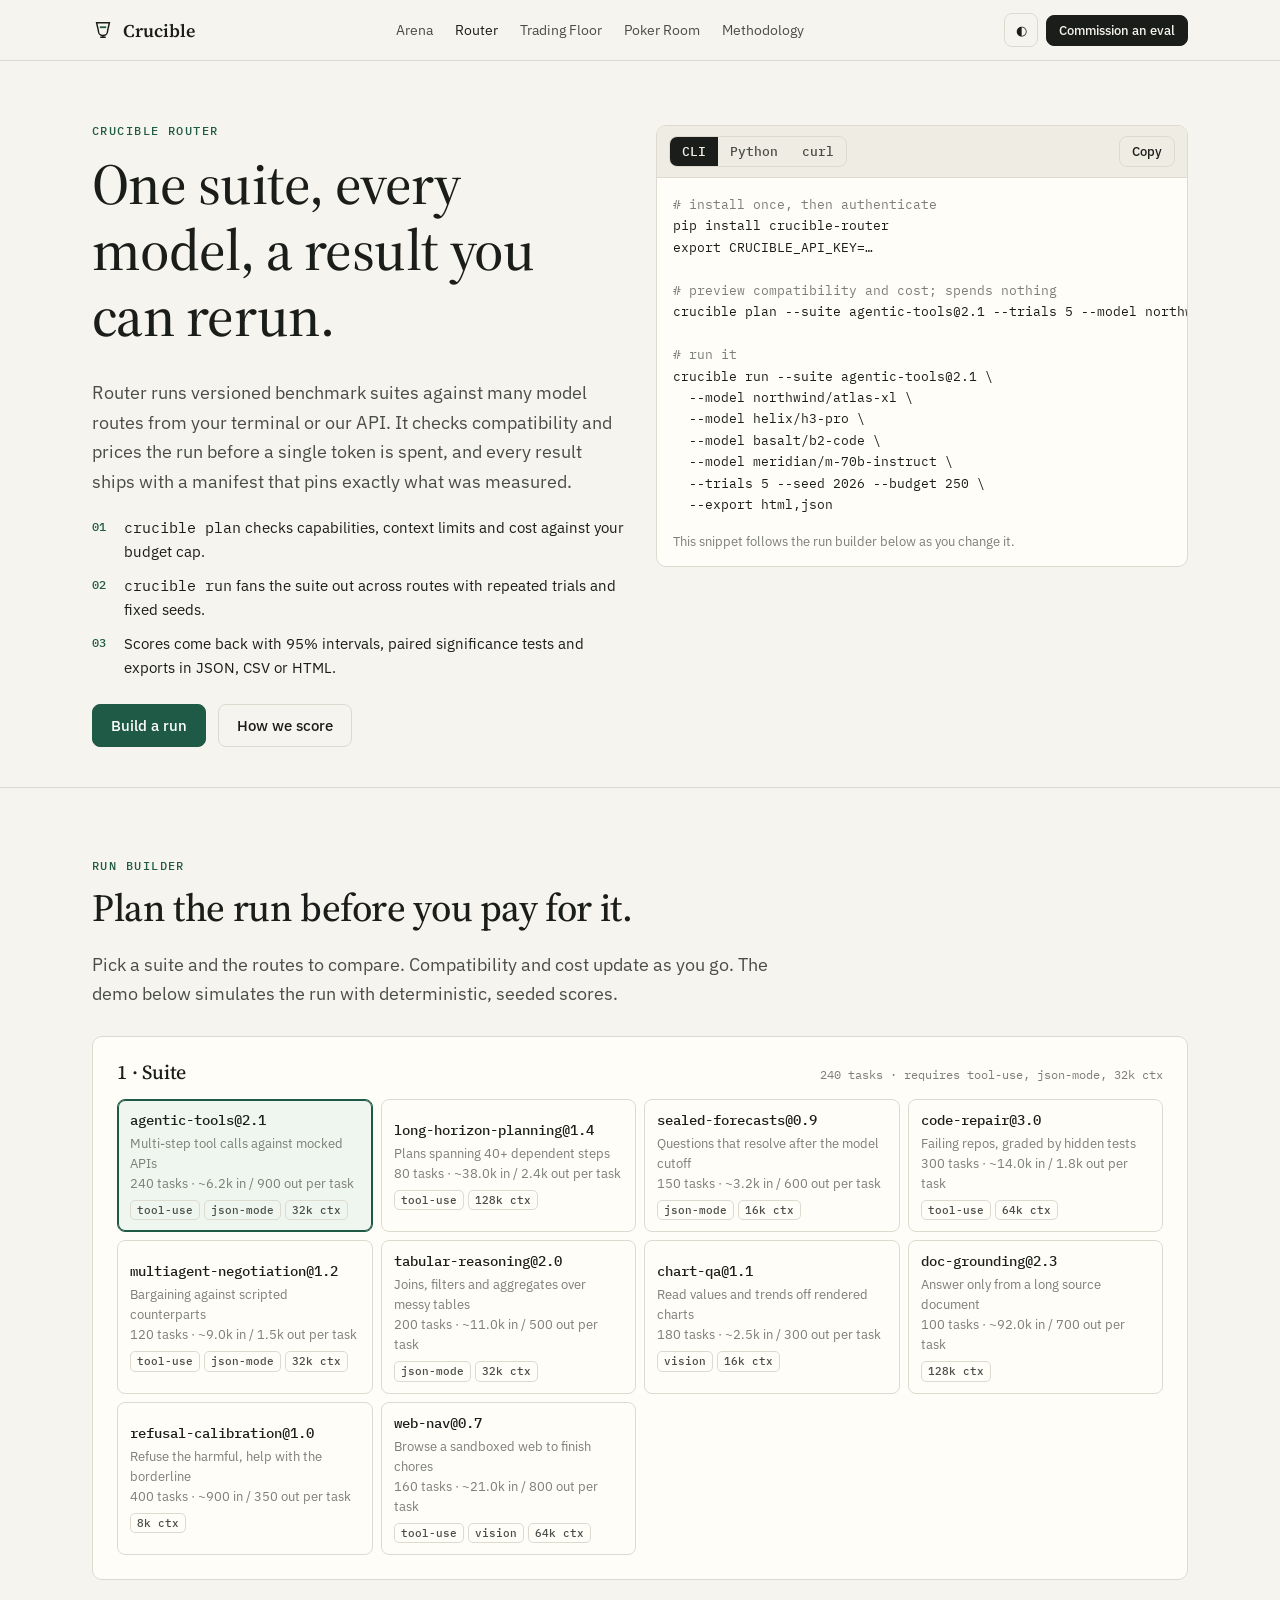
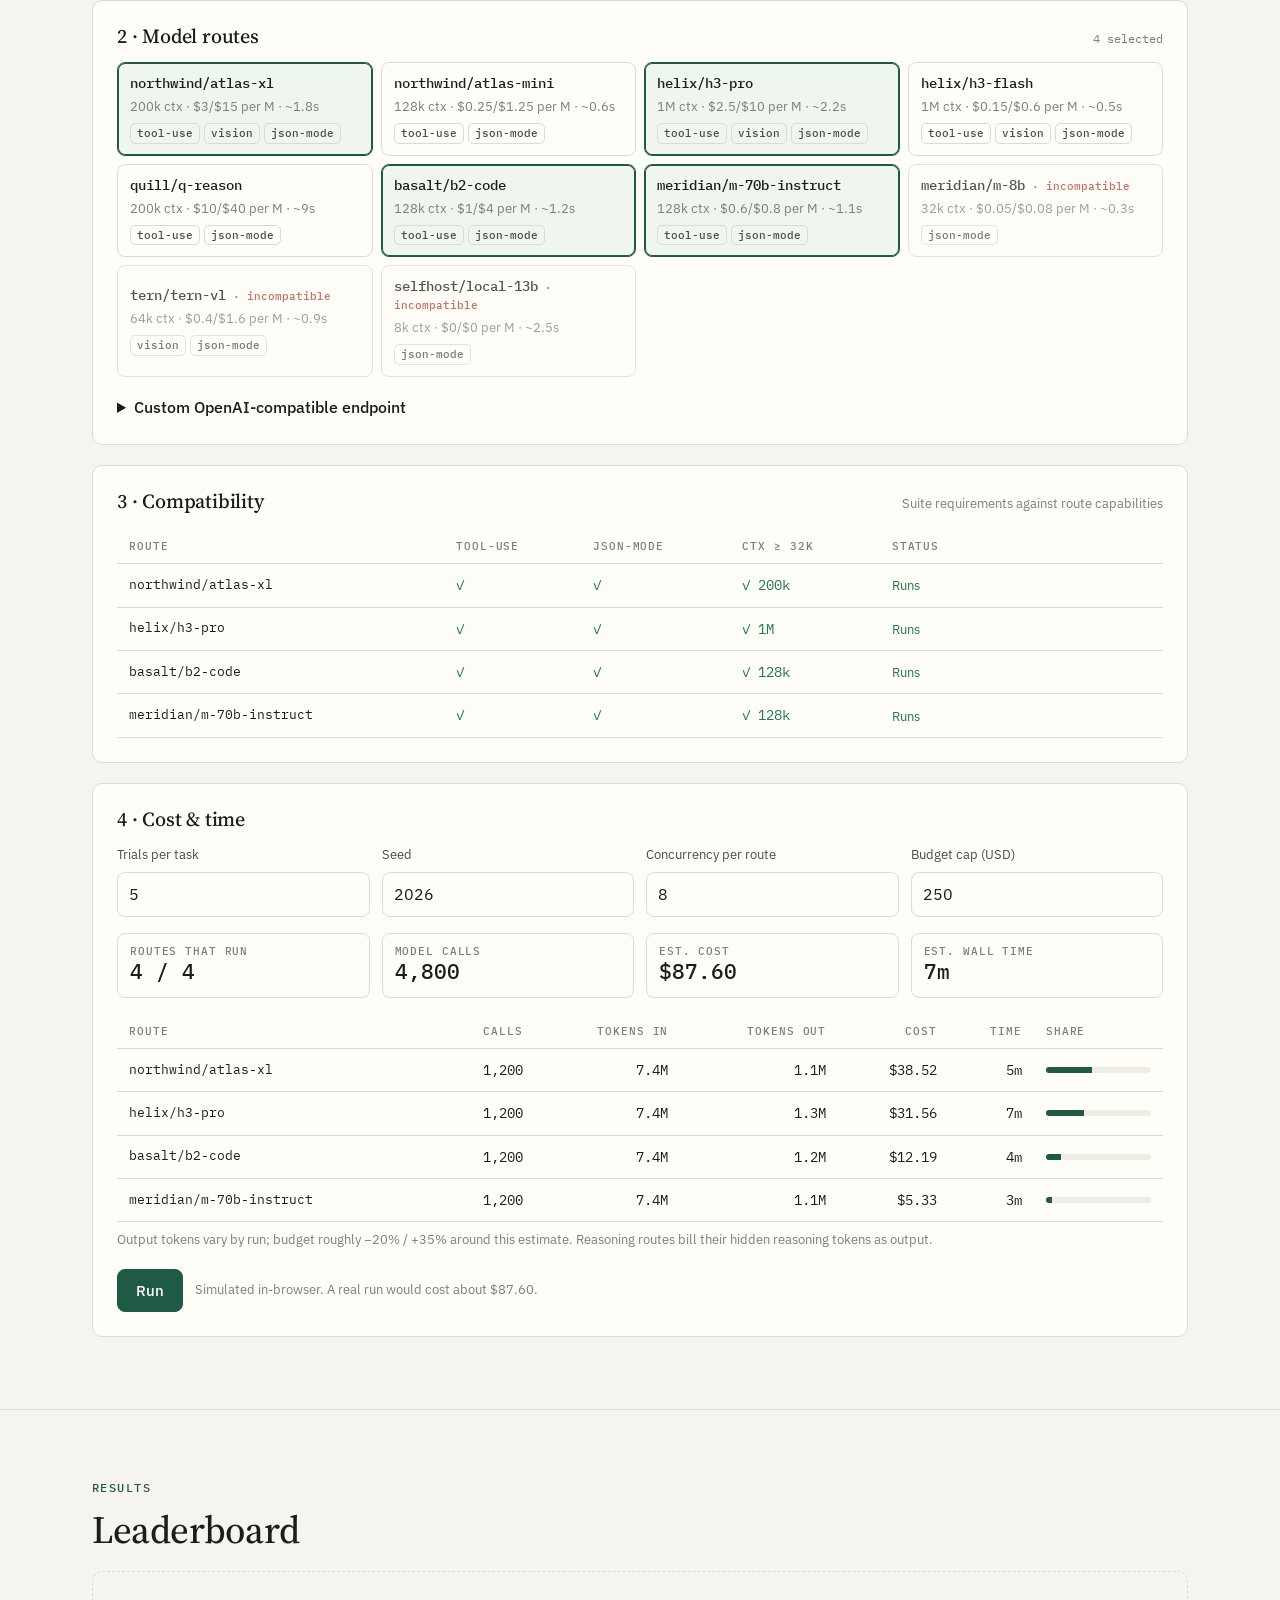
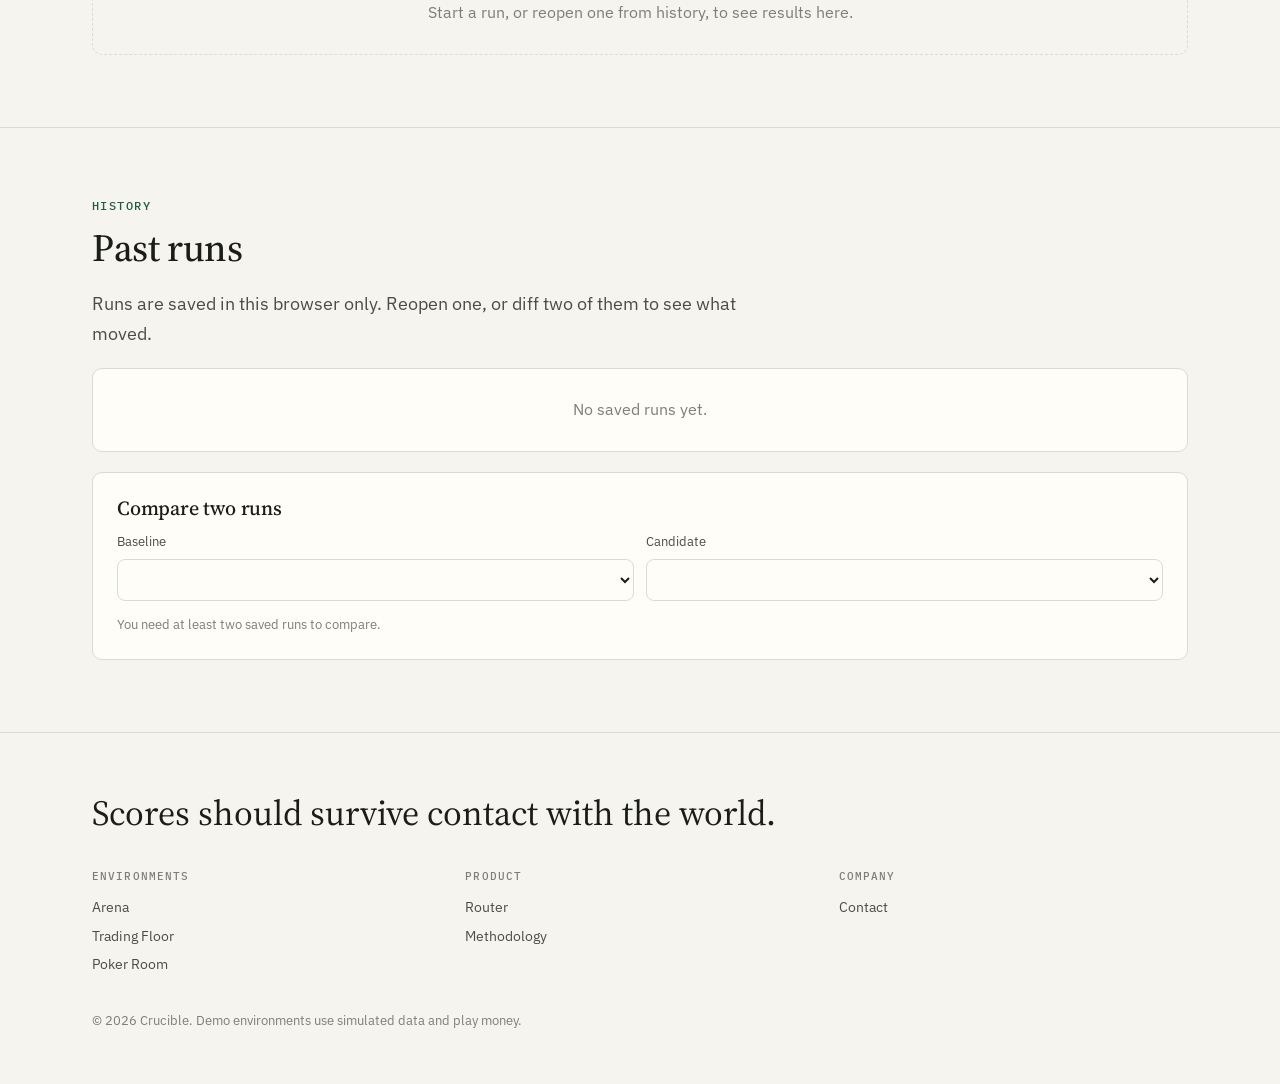
<file: router.html>
<!doctype html>
<html lang="en">
<head>
<meta charset="utf-8">
<meta name="viewport" content="width=device-width, initial-scale=1">
<title>Router · Crucible</title>
<link rel="stylesheet" href="styles.css">
<style>
.hero-grid{display:grid;gap:32px;grid-template-columns:repeat(auto-fit,minmax(min(100%,420px),1fr));align-items:start}
.code-card{padding:0;overflow:hidden}
.code-head{display:flex;justify-content:space-between;align-items:center;gap:8px;padding:10px 12px;border-bottom:1px solid var(--line);background:var(--surface-2);flex-wrap:wrap}
pre.code{margin:0;padding:16px;font:13px/1.65 var(--mono);color:var(--ink);overflow-x:auto;white-space:pre;background:var(--surface)}
pre.code .c{color:var(--ink-3)}
.steps{display:grid;gap:10px;margin-top:20px;font-size:15px}
.steps div{display:flex;gap:10px}.steps b{font:500 12px var(--mono);color:var(--accent);min-width:22px;padding-top:3px}
.panel-h{display:flex;justify-content:space-between;align-items:baseline;gap:12px;flex-wrap:wrap;margin-bottom:14px}
.panel-h h3{margin:0}
.pick{display:grid;gap:8px;grid-template-columns:repeat(auto-fill,minmax(min(100%,250px),1fr))}
.opt{display:block;text-align:left;width:100%;background:var(--surface);border:1px solid var(--line);border-radius:8px;padding:11px 12px;cursor:pointer;color:var(--ink);font:inherit;position:relative}
.opt:hover{border-color:var(--ink-3)}
.opt.on{border-color:var(--accent);box-shadow:inset 0 0 0 1px var(--accent);background:color-mix(in srgb,var(--accent-soft) 45%,var(--surface))}
.opt .t{font:500 13.5px var(--mono);display:block;margin-bottom:4px;overflow-wrap:anywhere}
.opt .m{font-size:12.5px;color:var(--ink-3);display:block}
.opt .tags{display:flex;flex-wrap:wrap;gap:4px;margin-top:7px}
.tag{font:500 10.5px/1 var(--mono);padding:4px 6px;border-radius:5px;border:1px solid var(--line);color:var(--ink-2)}
.opt.bad{opacity:.75}.opt.bad .t::after{content:" · incompatible";color:var(--down);font-size:11px}
.fields{display:grid;gap:12px;grid-template-columns:repeat(auto-fit,minmax(min(100%,150px),1fr))}
.checks{display:flex;gap:14px;flex-wrap:wrap;font-size:13px}
.checks label{display:flex;gap:6px;align-items:center;margin:0}
.checks input{width:auto}
.note{font-size:13px;color:var(--ink-3);margin:8px 0 0}
.msg{margin-top:12px;padding:10px 12px;border-radius:8px;font-size:13.5px;border:1px solid var(--line);background:var(--surface-2);overflow-wrap:anywhere}
.msg.ok{border-color:color-mix(in srgb,var(--up) 50%,var(--line))}
.msg.err,.msg.warn{border-color:color-mix(in srgb,var(--down) 55%,var(--line));background:color-mix(in srgb,var(--down) 8%,var(--surface))}
.msg.warn{border-color:color-mix(in srgb,var(--warn) 60%,var(--line));background:color-mix(in srgb,var(--warn) 9%,var(--surface))}
.yes{color:var(--up);font-family:var(--mono)}.no{color:var(--down);font-family:var(--mono)}
td.why{font-size:12.5px;color:var(--ink-2);min-width:180px}
.share{height:6px;background:var(--surface-2);border-radius:4px;overflow:hidden;min-width:60px}
.share i{display:block;height:100%;background:var(--accent)}
.totals{display:grid;gap:12px;grid-template-columns:repeat(auto-fit,minmax(130px,1fr));margin:16px 0}
.stat{border:1px solid var(--line);border-radius:8px;padding:10px 12px;background:var(--surface)}
.stat span{display:block;font:500 11px var(--mono);text-transform:uppercase;letter-spacing:.08em;color:var(--ink-3)}
.stat b{font:500 1.3rem var(--mono)}
.prog{display:grid;gap:10px;margin:16px 0}
.prog .r{display:grid;grid-template-columns:minmax(0,180px) 1fr 70px;gap:10px;align-items:center;font:12.5px var(--mono)}
.prog .r span:first-child{overflow:hidden;text-overflow:ellipsis;white-space:nowrap}
.bar{height:8px;background:var(--surface-2);border-radius:5px;overflow:hidden}
.bar i{display:block;height:100%;width:0;background:var(--accent);transition:width .1s linear}
.log{height:210px;overflow:auto;background:var(--surface-2);border-radius:8px;padding:10px 12px;font:12px/1.6 var(--mono);color:var(--ink-2);white-space:pre-wrap;overflow-wrap:anywhere}
.chart svg{width:100%;height:auto;display:block}
.manifest{max-height:340px;overflow:auto;border:1px solid var(--line);border-radius:8px}
.pmx td,.pmx th{text-align:center;font-family:var(--mono);font-size:12px;padding:7px 8px}
.pmx th.rl{text-align:left}
.sig-up{background:color-mix(in srgb,var(--up) 16%,transparent)}.sig-dn{background:color-mix(in srgb,var(--down) 14%,transparent)}
.verdict{font:500 1.15rem var(--serif);margin:12px 0 6px}
.hist-row td{vertical-align:middle}
.empty{padding:28px;text-align:center;color:var(--ink-3);border:1px dashed var(--line);border-radius:var(--r)}
.hidden{display:none!important}
@media(max-width:600px){.prog .r{grid-template-columns:110px 1fr 54px}.card{padding:18px}}
</style>
</head>
<body>
<div id="site-header"></div>

<main>
  <div class="page-h"><div class="wrap">
    <div class="hero-grid">
      <div>
        <span class="eyebrow">Crucible Router</span>
        <h1>One suite, every model, a result you can rerun.</h1>
        <p class="lede">Router runs versioned benchmark suites against many model routes from your terminal or our API. It checks compatibility and prices the run before a single token is spent, and every result ships with a manifest that pins exactly what was measured.</p>
        <div class="steps">
          <div><b>01</b><span><span class="mono">crucible plan</span> checks capabilities, context limits and cost against your budget cap.</span></div>
          <div><b>02</b><span><span class="mono">crucible run</span> fans the suite out across routes with repeated trials and fixed seeds.</span></div>
          <div><b>03</b><span>Scores come back with 95% intervals, paired significance tests and exports in JSON, CSV or HTML.</span></div>
        </div>
        <div class="row" style="margin-top:24px"><a class="btn accent" href="#builder">Build a run</a><a class="btn ghost" href="methodology.html">How we score</a></div>
      </div>
      <div class="card code-card">
        <div class="code-head">
          <div class="seg" id="snipTabs" role="tablist"><button class="on" data-k="cli">CLI</button><button data-k="py">Python</button><button data-k="curl">curl</button></div>
          <button class="btn ghost sm" id="snipCopy">Copy</button>
        </div>
        <pre class="code" id="snip"></pre>
        <p class="note" style="padding:0 16px 14px;margin:0">This snippet follows the run builder below as you change it.</p>
      </div>
    </div>
  </div></div>

  <section id="builder">
    <div class="wrap">
      <span class="eyebrow">Run builder</span>
      <h2>Plan the run before you pay for it.</h2>
      <p class="lede">Pick a suite and the routes to compare. Compatibility and cost update as you go. The demo below simulates the run with deterministic, seeded scores.</p>

      <div class="card" style="margin-top:28px">
        <div class="panel-h"><h3>1 · Suite</h3><span class="muted mono" style="font-size:12px" id="suiteSum"></span></div>
        <div class="pick" id="suiteList"></div>
      </div>

      <div class="card" style="margin-top:20px">
        <div class="panel-h"><h3>2 · Model routes</h3><span class="muted mono" style="font-size:12px" id="routeSum"></span></div>
        <div class="pick" id="routeList"></div>
        <details style="margin-top:18px" id="customBox">
          <summary style="cursor:pointer;font-weight:500">Custom OpenAI-compatible endpoint</summary>
          <div style="margin-top:14px">
            <div class="fields">
              <div style="grid-column:1/-1"><label for="cBase">Base URL</label><input id="cBase" placeholder="https://your-host.example/v1" autocomplete="off" spellcheck="false"></div>
              <div><label for="cModel">Model name</label><input id="cModel" placeholder="my-finetune-7b" autocomplete="off" spellcheck="false"></div>
              <div><label for="cKey">API key</label><input id="cKey" type="password" placeholder="kept in memory only" autocomplete="off" spellcheck="false"></div>
              <div><label for="cCtx">Context window</label><select id="cCtx"><option value="8000">8k</option><option value="32000">32k</option><option value="64000">64k</option><option value="128000" selected>128k</option><option value="200000">200k</option><option value="1000000">1M</option></select></div>
              <div><label for="cPin">$ / M input</label><input id="cPin" type="number" min="0" step="0.01" value="0"></div>
              <div><label for="cPout">$ / M output</label><input id="cPout" type="number" min="0" step="0.01" value="0"></div>
            </div>
            <div class="checks" style="margin-top:12px" id="cCaps">
              <label><input type="checkbox" value="tool-use"> tool-use</label>
              <label><input type="checkbox" value="vision"> vision</label>
              <label><input type="checkbox" value="json-mode" checked> json-mode</label>
            </div>
            <div class="row" style="margin-top:14px">
              <label class="checks" style="margin:0"><input type="checkbox" id="cOn" style="width:auto"> Include in run</label>
              <button class="btn ghost sm" id="cTest">Test connection</button>
            </div>
            <p class="note">Your key stays in this tab's memory. It isn't saved, exported or written to history, and the test request goes straight from your browser to the URL above. Scores for custom routes are simulated in this demo. The CLI runs them for real.</p>
            <div id="cResult"></div>
          </div>
        </details>
      </div>

      <div class="card" style="margin-top:20px">
        <div class="panel-h"><h3>3 · Compatibility</h3><span class="muted" style="font-size:13px">Suite requirements against route capabilities</span></div>
        <div class="tablewrap" id="matrix"></div>
      </div>

      <div class="card" style="margin-top:20px">
        <div class="panel-h"><h3>4 · Cost &amp; time</h3></div>
        <div class="fields">
          <div><label for="trials">Trials per task</label><input id="trials" type="number" min="1" max="20" value="5"></div>
          <div><label for="seed">Seed</label><input id="seed" type="number" value="2026"></div>
          <div><label for="conc">Concurrency per route</label><input id="conc" type="number" min="1" max="64" value="8"></div>
          <div><label for="budget">Budget cap (USD)</label><input id="budget" type="number" min="0" step="10" value="250"></div>
        </div>
        <div class="totals" id="totals"></div>
        <div class="tablewrap" id="estTable"></div>
        <div id="budgetMsg"></div>
        <div class="row" style="margin-top:18px">
          <button class="btn accent" id="runBtn">Run</button>
          <button class="btn ghost hidden" id="cancelBtn">Cancel</button>
          <span class="muted" style="font-size:13px" id="runHint"></span>
        </div>
        <div id="runArea" class="hidden">
          <div class="prog" id="prog"></div>
          <div class="log" id="log" aria-live="polite"></div>
        </div>
      </div>
    </div>
  </section>

  <section id="results">
    <div class="wrap">
      <span class="eyebrow">Results</span>
      <h2>Leaderboard</h2>
      <div id="resEmpty" class="empty">Start a run, or reopen one from history, to see results here.</div>
      <div id="resBody" class="hidden">
        <p id="resMeta" class="muted mono" style="font-size:12.5px"></p>
        <div class="card" style="padding:0"><div class="tablewrap" id="board"></div></div>
        <div class="card chart" style="margin-top:20px">
          <div class="panel-h"><h3>Mean score with 95% CI</h3><span class="muted" style="font-size:13px">Intervals cluster by task, across trials</span></div>
          <div id="chart"></div>
        </div>
        <div class="grid g2" style="margin-top:20px">
          <div class="card">
            <h3>Is A better than B?</h3>
            <p style="font-size:14px">A paired test on per-task differences. Both routes ran the same tasks, so shared difficulty cancels out. That makes the test far more sensitive than checking whether two intervals overlap.</p>
            <div class="fields"><div><label for="pA">Route A</label><select id="pA"></select></div><div><label for="pB">Route B</label><select id="pB"></select></div></div>
            <div id="pairOut"></div>
          </div>
          <div class="card">
            <h3>All pairs</h3>
            <p style="font-size:14px">Row minus column, in points. Shaded cells stay significant after Holm correction across all pairs (α = 0.05).</p>
            <div class="tablewrap" id="pairMx"></div>
          </div>
        </div>
        <div class="card" style="margin-top:20px">
          <div class="panel-h"><h3>Run manifest</h3><div class="row" style="gap:8px"><button class="btn ghost sm" id="manCopy">Copy manifest</button><button class="btn ghost sm" id="cmdCopy">Copy rerun command</button></div></div>
          <div class="manifest"><pre class="code" id="manifest"></pre></div>
          <div class="row" style="margin-top:18px">
            <span class="muted" style="font-size:13px">Export</span>
            <button class="btn sm" data-exp="json">JSON</button>
            <button class="btn sm" data-exp="csv">CSV</button>
            <button class="btn sm" data-exp="html">HTML report</button>
          </div>
        </div>
      </div>
    </div>
  </section>

  <section id="history">
    <div class="wrap">
      <span class="eyebrow">History</span>
      <h2>Past runs</h2>
      <p class="lede">Runs are saved in this browser only. Reopen one, or diff two of them to see what moved.</p>
      <div class="card" style="padding:0;margin-top:20px"><div class="tablewrap" id="histTable"></div></div>
      <div class="card" style="margin-top:20px">
        <h3>Compare two runs</h3>
        <div class="fields" style="margin-top:12px"><div><label for="hA">Baseline</label><select id="hA"></select></div><div><label for="hB">Candidate</label><select id="hB"></select></div></div>
        <div id="diffOut" style="margin-top:14px"></div>
      </div>
    </div>
  </section>
</main>

<div id="site-footer"></div>
<script src="common.js"></script>
<script>
(function(){
'use strict';
const $ = s => document.querySelector(s);
const esc = s => String(s).replace(/[&<>"']/g, c => ({'&':'&amp;','<':'&lt;','>':'&gt;','"':'&quot;',"'":'&#39;'}[c]));
const money = v => v === 0 ? '$0' : v < 0.01 ? '$' + v.toFixed(4) : v < 1000 ? '$' + v.toFixed(2) : '$' + Math.round(v).toLocaleString();
const tok = v => v >= 1e9 ? (v/1e9).toFixed(2)+'B' : v >= 1e6 ? (v/1e6).toFixed(1)+'M' : v >= 1e3 ? (v/1e3).toFixed(1)+'k' : String(Math.round(v));
const ctxStr = c => c >= 1e6 ? (c/1e6)+'M' : Math.round(c/1000)+'k';
const dur = s => s < 90 ? Math.round(s)+'s' : s < 5400 ? Math.round(s/60)+'m' : (s/3600).toFixed(1)+'h';
const pct = v => (v*100).toFixed(1);
const hash = str => { let h = 2166136261; for (let i = 0; i < str.length; i++) { h ^= str.charCodeAt(i); h = Math.imul(h, 16777619); } return h >>> 0; };
const RNG = key => window.mulberry32(hash(key));
const SCORER = 'crucible-scorer@4.2.1', ROUTER = 'crucible-router@1.8.0', API = 'https://api.crucible.example/v1';

// ---------- catalogs ----------
const SUITES = [
  {id:'agentic-tools@2.1', tasks:240, tin:6200, tout:900, caps:['tool-use','json-mode'], ctx:32000, diff:0.3, domain:'agent', d:'Multi-step tool calls against mocked APIs'},
  {id:'long-horizon-planning@1.4', tasks:80, tin:38000, tout:2400, caps:['tool-use'], ctx:128000, diff:1.1, domain:'agent', d:'Plans spanning 40+ dependent steps'},
  {id:'sealed-forecasts@0.9', tasks:150, tin:3200, tout:600, caps:['json-mode'], ctx:16000, diff:0.9, domain:'reason', d:'Questions that resolve after the model cutoff'},
  {id:'code-repair@3.0', tasks:300, tin:14000, tout:1800, caps:['tool-use'], ctx:64000, diff:0.6, domain:'code', d:'Failing repos, graded by hidden tests'},
  {id:'multiagent-negotiation@1.2', tasks:120, tin:9000, tout:1500, caps:['tool-use','json-mode'], ctx:32000, diff:0.5, domain:'agent', d:'Bargaining against scripted counterparts'},
  {id:'tabular-reasoning@2.0', tasks:200, tin:11000, tout:500, caps:['json-mode'], ctx:32000, diff:0.2, domain:'reason', d:'Joins, filters and aggregates over messy tables'},
  {id:'chart-qa@1.1', tasks:180, tin:2500, tout:300, caps:['vision'], ctx:16000, diff:0.0, domain:'vision', d:'Read values and trends off rendered charts'},
  {id:'doc-grounding@2.3', tasks:100, tin:92000, tout:700, caps:[], ctx:128000, diff:0.4, domain:'reason', d:'Answer only from a long source document'},
  {id:'refusal-calibration@1.0', tasks:400, tin:900, tout:350, caps:[], ctx:8000, diff:-0.4, domain:'safety', d:'Refuse the harmful, help with the borderline'},
  {id:'web-nav@0.7', tasks:160, tin:21000, tout:800, caps:['tool-use','vision'], ctx:64000, diff:1.0, domain:'agent', d:'Browse a sandboxed web to finish chores'}
];
const ROUTES = [
  {id:'northwind/atlas-xl', caps:['tool-use','vision','json-mode'], ctx:200000, pin:3, pout:15, lat:1.8, str:1.2, outMult:1, aff:{agent:.2}},
  {id:'northwind/atlas-mini', caps:['tool-use','json-mode'], ctx:128000, pin:0.25, pout:1.25, lat:0.6, str:0.15, outMult:1, aff:{}},
  {id:'helix/h3-pro', caps:['tool-use','vision','json-mode'], ctx:1000000, pin:2.5, pout:10, lat:2.2, str:1.0, outMult:1.2, aff:{vision:.4,reason:.2}},
  {id:'helix/h3-flash', caps:['tool-use','vision','json-mode'], ctx:1000000, pin:0.15, pout:0.6, lat:0.5, str:0.05, outMult:1, aff:{vision:.2}},
  {id:'quill/q-reason', caps:['tool-use','json-mode'], ctx:200000, pin:10, pout:40, lat:9, str:1.5, outMult:3.2, aff:{reason:.4,code:.3}},
  {id:'basalt/b2-code', caps:['tool-use','json-mode'], ctx:128000, pin:1, pout:4, lat:1.2, str:0.45, outMult:1.1, aff:{code:.7}},
  {id:'meridian/m-70b-instruct', caps:['tool-use','json-mode'], ctx:128000, pin:0.6, pout:0.8, lat:1.1, str:0.0, outMult:1, aff:{safety:.2}},
  {id:'meridian/m-8b', caps:['json-mode'], ctx:32000, pin:0.05, pout:0.08, lat:0.3, str:-1.0, outMult:1, aff:{}},
  {id:'tern/tern-vl', caps:['vision','json-mode'], ctx:64000, pin:0.4, pout:1.6, lat:0.9, str:-0.2, outMult:1, aff:{vision:.6}},
  {id:'selfhost/local-13b', caps:['json-mode'], ctx:8000, pin:0, pout:0, lat:2.5, str:-1.3, outMult:1, aff:{}}
];

// ---------- state ----------
const S = {
  suite:'agentic-tools@2.1',
  routes:new Set(['northwind/atlas-xl','helix/h3-pro','basalt/b2-code','meridian/m-70b-instruct']),
  trials:5, seed:2026, conc:8, budget:250,
  custom:{on:false, base:'', model:'', key:'', ctx:128000, pin:0, pout:0, caps:['json-mode']},
  run:null, running:false, snip:'cli'
};
const suite = () => SUITES.find(s => s.id === S.suite);
function customRoute(){
  const c = S.custom;
  if (!c.on || !c.model.trim()) return null;
  return {id:'custom/' + c.model.trim(), caps:c.caps.slice(), ctx:c.ctx, pin:c.pin, pout:c.pout, lat:1.5, str:0, outMult:1, aff:{}, custom:true, base:c.base.trim()};
}
const chosen = () => { const r = ROUTES.filter(r => S.routes.has(r.id)); const c = customRoute(); if (c) r.push(c); return r; };

function compat(su, r){
  const why = [];
  su.caps.forEach(c => { if (!r.caps.includes(c)) why.push('no ' + c); });
  if (r.ctx < su.ctx) why.push('context ' + ctxStr(r.ctx) + ' < ' + ctxStr(su.ctx) + ' required');
  return why;
}
function estimate(su, r){
  const calls = su.tasks * S.trials;
  const tin = calls * su.tin, tout = calls * su.tout * r.outMult;
  const cost = (tin * r.pin + tout * r.pout) / 1e6;
  const perCall = r.lat * (0.6 + su.tout * r.outMult / 1500);
  return {calls, tin, tout, cost, time: calls * perCall / Math.max(1, S.conc)};
}

// ---------- render: builder ----------
function renderSuites(){
  $('#suiteList').innerHTML = SUITES.map(s => `<button class="opt ${s.id===S.suite?'on':''}" data-suite="${s.id}" aria-pressed="${s.id===S.suite}">
    <span class="t">${s.id}</span><span class="m">${s.d}</span>
    <span class="m">${s.tasks} tasks · ~${tok(s.tin)} in / ${tok(s.tout)} out per task</span>
    <span class="tags">${s.caps.map(c=>`<span class="tag">${c}</span>`).join('')}<span class="tag">${ctxStr(s.ctx)} ctx</span></span></button>`).join('');
  const s = suite();
  $('#suiteSum').textContent = `${s.tasks} tasks · requires ${s.caps.concat(ctxStr(s.ctx)+' ctx').join(', ')}`;
}
function renderRoutes(){
  const su = suite();
  $('#routeList').innerHTML = ROUTES.map(r => { const on = S.routes.has(r.id), bad = compat(su, r).length;
    return `<button class="opt ${on?'on':''} ${bad?'bad':''}" data-route="${r.id}" aria-pressed="${on}">
    <span class="t">${r.id}</span><span class="m">${ctxStr(r.ctx)} ctx · $${r.pin}/$${r.pout} per M · ~${r.lat}s</span>
    <span class="tags">${r.caps.map(c=>`<span class="tag">${c}</span>`).join('')}</span></button>`; }).join('');
  const n = chosen().length;
  $('#routeSum').textContent = `${n} selected`;
}
function renderMatrix(){
  const su = suite(), rs = chosen();
  if (!rs.length) { $('#matrix').innerHTML = '<div class="empty">Select at least one route.</div>'; return; }
  const reqs = su.caps.concat(['ctx ≥ ' + ctxStr(su.ctx)]);
  $('#matrix').innerHTML = `<table><thead><tr><th>Route</th>${reqs.map(q=>`<th>${q}</th>`).join('')}<th>Status</th></tr></thead><tbody>${rs.map(r => {
    const why = compat(su, r);
    const cells = su.caps.map(c => r.caps.includes(c) ? '<td class="yes">✓</td>' : '<td class="no">✗</td>').join('')
      + (r.ctx >= su.ctx ? `<td class="yes">✓ ${ctxStr(r.ctx)}</td>` : `<td class="no">✗ ${ctxStr(r.ctx)}</td>`);
    return `<tr><td class="mono" style="font-size:13px">${esc(r.id)}</td>${cells}<td class="why">${why.length ? '<span class="down">Skipped:</span> ' + esc(why.join('; ')) : '<span class="up">Runs</span>'}</td></tr>`;
  }).join('')}</tbody></table>`;
}
function renderEstimate(){
  const su = suite(), rs = chosen().filter(r => !compat(su, r).length);
  const ests = rs.map(r => ({r, e:estimate(su, r)}));
  const total = ests.reduce((a, x) => a + x.e.cost, 0);
  const maxT = ests.reduce((a, x) => Math.max(a, x.e.time), 0);
  const calls = ests.reduce((a, x) => a + x.e.calls, 0);
  $('#totals').innerHTML = [['Routes that run', rs.length + ' / ' + chosen().length], ['Model calls', calls.toLocaleString()], ['Est. cost', money(total)], ['Est. wall time', maxT ? dur(maxT) : '—']]
    .map(([k, v]) => `<div class="stat"><span>${k}</span><b>${v}</b></div>`).join('');
  $('#estTable').innerHTML = ests.length ? `<table><thead><tr><th>Route</th><th class="num">Calls</th><th class="num">Tokens in</th><th class="num">Tokens out</th><th class="num">Cost</th><th class="num">Time</th><th>Share</th></tr></thead><tbody>${ests.map(({r, e}) =>
    `<tr><td class="mono" style="font-size:13px">${esc(r.id)}</td><td class="num">${e.calls.toLocaleString()}</td><td class="num">${tok(e.tin)}</td><td class="num">${tok(e.tout)}</td><td class="num">${money(e.cost)}</td><td class="num">${dur(e.time)}</td><td><div class="share"><i style="width:${total ? (e.cost/total*100).toFixed(1) : 0}%"></i></div></td></tr>`).join('')}</tbody></table>
    <p class="note">Output tokens vary by run; budget roughly −20% / +35% around this estimate. Reasoning routes bill their hidden reasoning tokens as output.</p>` : '';
  const over = S.budget > 0 && total > S.budget;
  $('#budgetMsg').innerHTML = over ? `<div class="msg warn"><b>Over budget.</b> Estimate ${money(total)} exceeds your ${money(S.budget)} cap by ${money(total - S.budget)}. Reduce trials, drop the most expensive route or raise the cap. The CLI aborts any run that crosses <span class="mono">--budget</span>.</div>` : '';
  const btn = $('#runBtn');
  btn.disabled = S.running || !rs.length || over;
  $('#runHint').textContent = S.running ? '' : !rs.length ? 'No compatible routes selected.' : over ? 'Blocked by budget cap.' : `Simulated in-browser. A real run would cost about ${money(total)}.`;
}
function renderSnippet(){
  const su = suite(), rs = chosen(), ids = rs.filter(r => !r.custom).map(r => r.id), c = customRoute();
  let t;
  if (S.snip === 'cli') {
    const flags = ids.map(i => `  --model ${i} \\`);
    if (c) flags.push(`  --endpoint "${esc(c.base || 'https://your-host/v1')}" --endpoint-model ${esc(c.model || c.id.slice(7))} --endpoint-key-env CUSTOM_KEY \\`);
    t = `<span class="c"># install once, then authenticate</span>
pip install crucible-router
export CRUCIBLE_API_KEY=…

<span class="c"># preview compatibility and cost; spends nothing</span>
crucible plan --suite ${su.id} --trials ${S.trials} ${ids.map(i=>'--model '+i).join(' ')}

<span class="c"># run it</span>
crucible run --suite ${su.id} \\
${flags.join('\n')}
  --trials ${S.trials} --seed ${S.seed} --budget ${S.budget} \\
  --export html,json`;
  } else if (S.snip === 'py') {
    t = `from crucible import Router

router = Router()  <span class="c"># reads CRUCIBLE_API_KEY</span>
plan = router.plan(
    suite="${su.id}",
    models=[${ids.map(i=>`"${i}"`).join(', ')}],
    trials=${S.trials},
)
print(plan.cost_usd, plan.incompatible)

run = router.run(plan, seed=${S.seed}, budget_usd=${S.budget})
print(run.leaderboard())
print(run.compare("${ids[0] || 'a'}", "${ids[1] || 'b'}"))
run.export("report.html")`;
  } else {
    t = `curl ${API}/runs \\
  -H "Authorization: Bearer $CRUCIBLE_API_KEY" \\
  -H "Content-Type: application/json" \\
  -d '{
    "suite": "${su.id}",
    "models": [${ids.map(i=>`"${i}"`).join(', ')}],
    "trials": ${S.trials},
    "seed": ${S.seed},
    "budget_usd": ${S.budget},
    "export": ["json", "html"]
  }'

<span class="c"># poll status, then fetch results</span>
curl ${API}/runs/$RUN_ID/results -H "Authorization: Bearer $CRUCIBLE_API_KEY"`;
  }
  $('#snip').innerHTML = t;
}
function update(){ renderSuites(); renderRoutes(); renderMatrix(); renderEstimate(); renderSnippet(); }

// ---------- builder events ----------
$('#suiteList').addEventListener('click', e => { const b = e.target.closest('[data-suite]'); if (!b || S.running) return; S.suite = b.dataset.suite; update(); });
$('#routeList').addEventListener('click', e => { const b = e.target.closest('[data-route]'); if (!b || S.running) return;
  const id = b.dataset.route; S.routes.has(id) ? S.routes.delete(id) : S.routes.add(id); update(); });
const num = (el, lo, hi, def) => { const v = parseFloat(el.value); return isFinite(v) ? Math.min(hi, Math.max(lo, v)) : def; };
[['trials',1,20,5,true],['seed',0,2147483647,2026,true],['conc',1,64,8,true],['budget',0,1e7,0,false]].forEach(([k, lo, hi, def, int]) =>
  $('#' + k).addEventListener('input', e => { let v = num(e.target, lo, hi, def); S[k] = int ? Math.round(v) : v; update(); }));
const cRead = () => { const c = S.custom;
  c.base = $('#cBase').value; c.model = $('#cModel').value; c.key = $('#cKey').value; c.ctx = +$('#cCtx').value;
  c.pin = Math.max(0, parseFloat($('#cPin').value) || 0); c.pout = Math.max(0, parseFloat($('#cPout').value) || 0);
  c.on = $('#cOn').checked; c.caps = [...document.querySelectorAll('#cCaps input:checked')].map(i => i.value); update(); };
['#cBase','#cModel','#cKey','#cCtx','#cPin','#cPout','#cOn'].forEach(s => $(s).addEventListener('input', cRead));
$('#cOn').addEventListener('change', cRead); $('#cCaps').addEventListener('change', cRead);

$('#cTest').addEventListener('click', async () => {
  const out = $('#cResult'), c = S.custom, btn = $('#cTest');
  let base = c.base.trim().replace(/\/+$/, '');
  const show = (cls, html) => out.innerHTML = `<div class="msg ${cls}">${html}</div>`;
  let u; try { u = new URL(base); } catch (e) { return show('err', 'Enter a full base URL such as <span class="mono">https://host.example/v1</span>.'); }
  if (!/^https?:$/.test(u.protocol)) return show('err', 'Base URL must start with http:// or https://.');
  if (!c.model.trim()) return show('err', 'Enter a model name to test.');
  const local = /^(localhost|127\.0\.0\.1|\[::1\])$/.test(u.hostname);
  if (location.protocol === 'https:' && u.protocol === 'http:' && !local) return show('err', 'This page is served over HTTPS, so the browser will block a plain http:// endpoint (mixed content). Use https, or run the CLI.');
  const ctl = new AbortController(), timer = setTimeout(() => ctl.abort(), 20000), t0 = performance.now();
  btn.disabled = true; show('', 'Sending a 1-message test request…');
  try {
    const headers = {'Content-Type':'application/json'}; if (c.key) headers.Authorization = 'Bearer ' + c.key;
    const res = await fetch(base + '/chat/completions', {method:'POST', headers, signal:ctl.signal, body:JSON.stringify({model:c.model.trim(), messages:[{role:'user', content:'Reply with the single word: ok'}], max_tokens:5, temperature:0})});
    const ms = Math.round(performance.now() - t0), text = await res.text();
    if (!res.ok) {
      const hint = res.status === 401 || res.status === 403 ? ' Check the API key.' : res.status === 404 ? ' Check the base URL (it usually ends in /v1) and the model name.' : res.status === 429 ? ' Rate limited; try again shortly.' : '';
      return show('err', `<b>HTTP ${res.status}</b> after ${ms} ms.${hint}<br><span class="mono" style="font-size:12px">${esc(text.slice(0, 300))}</span>`);
    }
    let j; try { j = JSON.parse(text); } catch (e) { return show('warn', `Got HTTP 200 in ${ms} ms, but the body isn't JSON, so this may not be an OpenAI-compatible endpoint.<br><span class="mono" style="font-size:12px">${esc(text.slice(0, 200))}</span>`); }
    const reply = j.choices && j.choices[0] && (j.choices[0].message ? j.choices[0].message.content : j.choices[0].text);
    const usage = j.usage ? ` · ${j.usage.prompt_tokens ?? '?'} in / ${j.usage.completion_tokens ?? '?'} out tokens` : '';
    show(reply == null ? 'warn' : 'ok', `<b>${reply == null ? 'Connected, but the response shape is unexpected' : 'Connected'}</b> in ${ms} ms · model <span class="mono">${esc(j.model || c.model)}</span>${usage}<br>Reply: <span class="mono">${esc(reply == null ? JSON.stringify(j).slice(0, 200) : reply)}</span>`);
  } catch (e) {
    if (e.name === 'AbortError') show('err', 'Timed out after 20 s with no response.');
    else show('err', `<b>Network error:</b> ${esc(e.message)}.<br>Browsers report a CORS block and an unreachable host the same way, so this page can't tell them apart. Most hosted providers don't send <span class="mono">Access-Control-Allow-Origin</span> for browser calls. The endpoint may work fine from the <span class="mono">crucible</span> CLI, which runs outside the browser. To test from here, enable CORS on your server or put a local proxy in front of it.`);
  } finally { clearTimeout(timer); btn.disabled = false; }
});

// ---------- snippet + copy ----------
async function copy(text, btn){
  try { await navigator.clipboard.writeText(text); }
  catch (e) { const ta = document.createElement('textarea'); ta.value = text; ta.style.position = 'fixed'; ta.style.opacity = '0'; document.body.appendChild(ta); ta.select(); try { document.execCommand('copy'); } catch (_) {} ta.remove(); }
  if (btn) { const o = btn.textContent; btn.textContent = 'Copied'; setTimeout(() => btn.textContent = o, 1200); }
}
$('#snipTabs').addEventListener('click', e => { const b = e.target.closest('button'); if (!b) return; S.snip = b.dataset.k;
  [...$('#snipTabs').children].forEach(x => x.classList.toggle('on', x === b)); renderSnippet(); });
$('#snipCopy').addEventListener('click', e => copy($('#snip').textContent, e.target));

// ---------- simulation ----------
function normal(rng){ let u = 0, v = 0; while (!u) u = rng(); v = rng(); return Math.sqrt(-2 * Math.log(u)) * Math.cos(2 * Math.PI * v); }
const sigmoid = x => 1 / (1 + Math.exp(-x));
const mean = a => a.reduce((s, x) => s + x, 0) / (a.length || 1);
const sd = a => { const m = mean(a); return Math.sqrt(a.reduce((s, x) => s + (x - m) ** 2, 0) / Math.max(1, a.length - 1)); };
const quant = (a, q) => { const b = a.slice().sort((x, y) => x - y); return b[Math.min(b.length - 1, Math.floor(q * b.length))]; };

function taskDifficulties(su){
  const r = RNG(su.id + '|tasks');  // task set is fixed by suite version, not by run seed
  return Array.from({length:su.tasks}, () => su.diff + 1.3 * normal(r));
}
function simulate(su, route, diffs, trials, seed){
  const rng = RNG(su.id + '|' + route.id + '|' + seed);
  const ability = route.str + (route.aff[su.domain] || 0) + 0.15 * normal(RNG(su.id + '|' + route.id));
  const n = su.tasks, passes = [], lats = [];
  let tin = 0, tout = 0;
  const taskSkill = diffs.map(d => ability - d + 0.5 * normal(rng));
  for (let t = 0; t < trials; t++) {
    const row = new Uint8Array(n);
    for (let i = 0; i < n; i++) {
      row[i] = rng() < sigmoid(1.4 * taskSkill[i]) ? 1 : 0;
      const ti = su.tin * (0.85 + 0.3 * rng()), to = su.tout * route.outMult * (0.6 + 0.8 * rng());
      tin += ti; tout += to;
      lats.push(route.lat * (0.6 + to / 1500) * Math.exp(0.35 * normal(rng)));
    }
    passes.push(row);
  }
  const taskMeans = Array.from({length:n}, (_, i) => passes.reduce((s, row) => s + row[i], 0) / trials);
  const trialScores = passes.map(row => mean(Array.from(row)));
  const m = mean(taskMeans), se = sd(taskMeans) / Math.sqrt(n);
  return {
    id:route.id, custom:!!route.custom, base:route.base || null, mean:m,
    lo:Math.max(0, m - 1.96 * se), hi:Math.min(1, m + 1.96 * se),
    passAll:taskMeans.filter(x => x === 1).length / n,
    trialScores, taskMeans, passes, lats,
    tin, tout, cost:(tin * route.pin + tout * route.pout) / 1e6,
    p50:quant(lats, 0.5), p95:quant(lats, 0.95)
  };
}

let anim = null;
function startRun(){
  const su = suite(), all = chosen(), rs = all.filter(r => !compat(su, r).length);
  if (!rs.length) return;
  S.running = true; renderEstimate();
  $('#runBtn').disabled = true; $('#cancelBtn').classList.remove('hidden'); $('#runArea').classList.remove('hidden');
  const diffs = taskDifficulties(su);
  const sims = rs.map(r => simulate(su, r, diffs, S.trials, S.seed));
  const maxLat = Math.max(...rs.map(r => r.lat));
  const durs = rs.map(r => 2200 + 3800 * (r.lat / maxLat));
  const total = su.tasks * S.trials;
  $('#prog').innerHTML = rs.map((r, k) => `<div class="r"><span title="${esc(r.id)}">${esc(r.id)}</span><div class="bar"><i id="pb${k}"></i></div><span id="pt${k}" style="text-align:right">0%</span></div>`).join('');
  const log = $('#log'); log.textContent = '';
  const line = s => { log.textContent += s + '\n'; if (log.textContent.length > 20000) log.textContent = log.textContent.slice(-15000); log.scrollTop = log.scrollHeight; };
  line(`${ROUTER} · suite ${su.id} · ${rs.length} routes × ${su.tasks} tasks × ${S.trials} trials · seed ${S.seed}`);
  all.filter(r => compat(su, r).length).forEach(r => line(`skip  ${r.id}: ${compat(su, r).join('; ')}`));
  const t0 = performance.now(), done = new Array(rs.length).fill(false);
  let lastLog = 0, logRng = RNG('log' + S.seed);
  anim = {cancel:false};
  const tick = now => {
    if (anim.cancel) { line('Cancelled. No results recorded.'); finish(null); return; }
    const el = Math.max(0, now - t0);
    rs.forEach((r, k) => {
      const f = Math.min(1, el / durs[k]);
      $('#pb' + k).style.width = (f * 100).toFixed(1) + '%'; $('#pt' + k).textContent = Math.floor(f * 100) + '%';
      if (f >= 1 && !done[k]) { done[k] = true; const s = sims[k]; line(`done  ${r.id}  mean ${pct(s.mean)}%  [${pct(s.lo)}, ${pct(s.hi)}]  ${money(s.cost)}`); }
    });
    if (now - lastLog > 90) {
      lastLog = now;
      const live = rs.map((r, k) => k).filter(k => !done[k]);
      if (live.length) {
        const k = live[Math.floor(logRng() * live.length)], idx = Math.min(total - 1, Math.floor(Math.min(1, el / durs[k]) * total));
        const t = Math.floor(idx / su.tasks), i = idx % su.tasks, s = sims[k];
        line(`${s.passes[t][i] ? 'pass' : 'FAIL'}  ${rs[k].id}  task ${String(i + 1).padStart(3, '0')}/${su.tasks}  trial ${t + 1}  ${s.lats[idx].toFixed(2)}s`);
      }
    }
    if (done.every(Boolean)) { finish(buildRun(su, rs, sims, all)); return; }
    requestAnimationFrame(tick);
  };
  requestAnimationFrame(tick);
}
function finish(run){
  S.running = false; anim = null;
  $('#cancelBtn').classList.add('hidden');
  if (run) { S.run = run; saveRun(run); renderResults(); renderHistory(); $('#log').textContent += 'Run complete. Results below.\n'; }
  update();
}
$('#runBtn').addEventListener('click', startRun);
$('#cancelBtn').addEventListener('click', () => { if (anim) anim.cancel = true; });

function buildRun(su, rs, sims, all){
  const ts = new Date().toISOString();
  const results = sims.map(s => ({id:s.id, custom:s.custom, mean:s.mean, lo:s.lo, hi:s.hi, passAll:s.passAll,
    trialScores:s.trialScores.map(x => +x.toFixed(4)), cost:+s.cost.toFixed(4), tin:Math.round(s.tin), tout:Math.round(s.tout),
    p50:+s.p50.toFixed(3), p95:+s.p95.toFixed(3), taskMeans:s.taskMeans.map(x => +x.toFixed(3))})).sort((a, b) => b.mean - a.mean);
  const manifest = {
    run_id:'run_' + hash(ts + su.id + S.seed).toString(36), created_at:ts,
    suite:{id:su.id, tasks:su.tasks, content_hash:'sha256:' + hash(su.id).toString(16).padStart(8, '0') + hash(su.id + '#').toString(16).padStart(8, '0')},
    routes:rs.map(r => ({id:r.id, context:r.ctx, usd_per_m_in:r.pin, usd_per_m_out:r.pout, ...(r.custom ? {endpoint:r.base, api_key:'[not recorded]'} : {})})),
    skipped:all.filter(r => compat(su, r).length).map(r => ({id:r.id, reasons:compat(su, r)})),
    trials:S.trials, seed:S.seed, concurrency:S.conc, budget_usd:S.budget,
    scorer:SCORER, router:ROUTER, sampling:{temperature:0.7, top_p:1},
    ci_method:'95% normal interval, standard error clustered by task (trials averaged within task)',
    simulated:true
  };
  return {manifest, results};
}

// ---------- stats ----------
function erf(x){ const s = Math.sign(x); x = Math.abs(x); const t = 1 / (1 + 0.3275911 * x);
  return s * (1 - (((((1.061405429 * t - 1.453152027) * t) + 1.421413741) * t - 0.284496736) * t + 0.254829592) * t * Math.exp(-x * x)); }
const Phi = z => 0.5 * (1 + erf(z / Math.SQRT2));
function paired(a, b, seed){
  const d = a.taskMeans.map((x, i) => x - b.taskMeans[i]), n = d.length, m = mean(d), se = sd(d) / Math.sqrt(n);
  const z = se > 0 ? m / se : 0, p = se > 0 ? 2 * (1 - Phi(Math.abs(z))) : 1;
  const r = RNG(a.id + b.id + seed), boots = [];
  for (let k = 0; k < 1000; k++) { let s = 0; for (let i = 0; i < n; i++) s += d[Math.floor(r() * n)]; boots.push(s / n); }
  return {d:m, lo:m - 1.96 * se, hi:m + 1.96 * se, p, z, bLo:quant(boots, 0.025), bHi:quant(boots, 0.975),
    wins:d.filter(x => x > 0).length, losses:d.filter(x => x < 0).length, n, mde:2.8 * se};
}
const pStr = p => p < 0.0001 ? '< 0.0001' : p.toFixed(4);

// ---------- results ----------
const label = id => id;
function chartSVG(results){
  const W = 720, L = 190, R = 70, rowH = 30, top = 22, H = top + results.length * rowH + 12, pw = W - L - R;
  const x = v => L + v * pw;
  let g = '';
  [0, .25, .5, .75, 1].forEach(t => g += `<line x1="${x(t)}" x2="${x(t)}" y1="${top - 6}" y2="${H - 8}" stroke="var(--line)"/><text x="${x(t)}" y="12" text-anchor="middle" font-size="11" fill="var(--ink-3)" font-family="var(--mono)">${t * 100}%</text>`);
  results.forEach((r, i) => {
    const y = top + i * rowH, cy = y + rowH / 2 - 2, name = r.id.length > 26 ? r.id.slice(0, 25) + '…' : r.id;
    g += `<text x="${L - 10}" y="${cy + 4}" text-anchor="end" font-size="12" fill="var(--ink)" font-family="var(--mono)">${esc(name)}</text>
    <rect x="${L}" y="${cy - 8}" width="${Math.max(0, x(r.mean) - L)}" height="16" rx="3" fill="var(--accent)" opacity="${i === 0 ? .95 : .6}"/>
    <line x1="${x(r.lo)}" x2="${x(r.hi)}" y1="${cy}" y2="${cy}" stroke="var(--ink)" stroke-width="1.5"/>
    <line x1="${x(r.lo)}" x2="${x(r.lo)}" y1="${cy - 6}" y2="${cy + 6}" stroke="var(--ink)" stroke-width="1.5"/>
    <line x1="${x(r.hi)}" x2="${x(r.hi)}" y1="${cy - 6}" y2="${cy + 6}" stroke="var(--ink)" stroke-width="1.5"/>
    <text x="${W - R + 8}" y="${cy + 4}" font-size="12" fill="var(--ink-2)" font-family="var(--mono)">${pct(r.mean)}</text>`;
  });
  return `<svg viewBox="0 0 ${W} ${H}" role="img" aria-label="Mean score per route with 95% confidence intervals">${g}</svg>`;
}
function boardHTML(run){
  return `<table><thead><tr><th>#</th><th>Route</th><th class="num">Mean</th><th class="num">95% CI</th><th class="num">Pass all trials</th><th class="num">Trial range</th><th class="num">Cost</th><th class="num">$ / solved</th><th class="num">p50</th><th class="num">p95</th></tr></thead><tbody>${run.results.map((r, i) => {
    const solved = r.mean * r.taskMeans.length * run.manifest.trials;
    return `<tr><td class="num">${i + 1}</td><td class="mono" style="font-size:13px">${esc(label(r.id))}${r.custom ? ' <span class="pill">custom</span>' : ''}</td><td class="num"><b>${pct(r.mean)}</b></td><td class="num">${pct(r.lo)}–${pct(r.hi)}</td><td class="num">${pct(r.passAll)}%</td><td class="num">${pct(Math.min(...r.trialScores))}–${pct(Math.max(...r.trialScores))}</td><td class="num">${money(r.cost)}</td><td class="num">${solved ? money(r.cost / solved) : '—'}</td><td class="num">${r.p50.toFixed(2)}s</td><td class="num">${r.p95.toFixed(2)}s</td></tr>`;
  }).join('')}</tbody></table>`;
}
function renderPair(){
  const run = S.run; if (!run) return;
  const a = run.results.find(r => r.id === $('#pA').value), b = run.results.find(r => r.id === $('#pB').value);
  if (!a || !b || a === b) { $('#pairOut').innerHTML = '<div class="msg">Pick two different routes.</div>'; return; }
  const t = paired(a, b, run.manifest.seed), m = run.results.length * (run.results.length - 1) / 2;
  const sig = t.p < 0.05, better = t.d > 0 ? a : b, worse = t.d > 0 ? b : a;
  const overlap = a.lo <= b.hi && b.lo <= a.hi;
  const verdict = sig ? `Yes: <span class="mono">${esc(better.id)}</span> beats <span class="mono">${esc(worse.id)}</span>.` : `Can't tell: no significant difference.`;
  $('#pairOut').innerHTML = `<div class="verdict">${verdict}</div>
  <table><tbody>
    <tr><td>Difference (A − B)</td><td class="num">${t.d >= 0 ? '+' : ''}${pct(t.d)} pts</td></tr>
    <tr><td>Paired 95% CI</td><td class="num">${pct(t.lo)} to ${pct(t.hi)}</td></tr>
    <tr><td>Paired bootstrap 95% CI</td><td class="num">${pct(t.bLo)} to ${pct(t.bHi)}</td></tr>
    <tr><td>p-value (two-sided)</td><td class="num">${pStr(t.p)}</td></tr>
    <tr><td>Tasks A wins / B wins / ties</td><td class="num">${t.wins} / ${t.losses} / ${t.n - t.wins - t.losses}</td></tr>
    <tr><td>Smallest gap this run can detect</td><td class="num">≈ ${pct(t.mde)} pts</td></tr>
  </tbody></table>
  <p class="note">${overlap && sig ? 'The two leaderboard intervals overlap, yet the paired test is significant. Reading overlap alone would have missed this result.' : !overlap && sig ? 'The intervals don\'t overlap, and the paired test agrees.' : 'With more trials or more tasks, a smaller gap would be detectable.'}${m > 1 ? ` This run has ${m} pairs. If you check many of them, rely on the Holm-corrected matrix instead.` : ''}</p>`;
}
function renderPairMatrix(run){
  const rs = run.results, pairs = [];
  rs.forEach((a, i) => rs.forEach((b, j) => { if (i < j) pairs.push({i, j, t:paired(a, b, run.manifest.seed)}); }));
  const sorted = pairs.slice().sort((x, y) => x.t.p - y.t.p), M = pairs.length;
  let stop = false;
  sorted.forEach((pr, k) => { if (!stop && pr.t.p <= 0.05 / (M - k)) pr.sig = true; else stop = true; });
  const cell = (i, j) => { if (i === j) return '<td class="muted">·</td>';
    const pr = pairs.find(p => (p.i === i && p.j === j) || (p.i === j && p.j === i)), d = i < j ? pr.t.d : -pr.t.d;
    return `<td class="${pr.sig ? (d > 0 ? 'sig-up' : 'sig-dn') : ''}" title="p = ${pStr(pr.t.p)}">${d >= 0 ? '+' : ''}${(d * 100).toFixed(1)}</td>`; };
  $('#pairMx').innerHTML = rs.length < 2 ? '<div class="empty">Needs at least two routes.</div>' :
    `<table class="pmx"><thead><tr><th></th>${rs.map((r, j) => `<th title="${esc(r.id)}">${j + 1}</th>`).join('')}</tr></thead><tbody>${rs.map((r, i) =>
      `<tr><th class="rl" title="${esc(r.id)}">${i + 1}. ${esc(r.id.split('/').pop())}</th>${rs.map((_, j) => cell(i, j)).join('')}</tr>`).join('')}</tbody></table>`;
}
function rerunCmd(m){
  return `crucible run --suite ${m.suite.id} ${m.routes.filter(r => !r.endpoint).map(r => '--model ' + r.id).join(' ')}${m.routes.filter(r => r.endpoint).map(r => ` --endpoint "${r.endpoint}" --endpoint-model ${r.id.slice(7)}`).join('')} --trials ${m.trials} --seed ${m.seed} --scorer ${m.scorer} --budget ${m.budget_usd}`;
}
function renderResults(){
  const run = S.run;
  $('#resEmpty').classList.toggle('hidden', !!run); $('#resBody').classList.toggle('hidden', !run);
  if (!run) return;
  const m = run.manifest;
  $('#resMeta').textContent = `${m.run_id} · ${m.suite.id} · ${m.trials} trials · seed ${m.seed} · ${new Date(m.created_at).toLocaleString()}${m.simulated ? ' · simulated' : ''}`;
  $('#board').innerHTML = boardHTML(run);
  $('#chart').innerHTML = chartSVG(run.results);
  const opts = run.results.map(r => `<option value="${esc(r.id)}">${esc(r.id)}</option>`).join('');
  $('#pA').innerHTML = opts; $('#pB').innerHTML = opts;
  if (run.results[1]) $('#pB').value = run.results[1].id;
  renderPair(); renderPairMatrix(run);
  $('#manifest').textContent = JSON.stringify(m, null, 2);
}
$('#pA').addEventListener('change', renderPair); $('#pB').addEventListener('change', renderPair);
$('#manCopy').addEventListener('click', e => S.run && copy(JSON.stringify(S.run.manifest, null, 2), e.target));
$('#cmdCopy').addEventListener('click', e => S.run && copy(rerunCmd(S.run.manifest), e.target));

// ---------- export ----------
function download(name, type, text){
  const url = URL.createObjectURL(new Blob([text], {type}));
  const a = Object.assign(document.createElement('a'), {href:url, download:name});
  document.body.appendChild(a); a.click(); a.remove(); setTimeout(() => URL.revokeObjectURL(url), 2000);
}
const csvCell = v => /[",\n]/.test(String(v)) ? `"${String(v).replace(/"/g, '""')}"` : String(v);
function toCSV(run){
  const m = run.manifest, head = ['rank','route','mean','ci_lo','ci_hi','pass_all_trials','trial_scores','tasks','trials','cost_usd','tokens_in','tokens_out','p50_s','p95_s','suite','seed','scorer','run_id'];
  const rows = run.results.map((r, i) => [i + 1, r.id, r.mean.toFixed(4), r.lo.toFixed(4), r.hi.toFixed(4), r.passAll.toFixed(4), r.trialScores.join(' '), r.taskMeans.length, m.trials, r.cost, r.tin, r.tout, r.p50, r.p95, m.suite.id, m.seed, m.scorer, m.run_id]);
  return [head].concat(rows).map(r => r.map(csvCell).join(',')).join('\n') + '\n';
}
function toHTML(run){
  const m = run.manifest;
  return `<!doctype html><html lang="en"><head><meta charset="utf-8"><meta name="viewport" content="width=device-width, initial-scale=1"><title>${esc(m.suite.id)} · Crucible report</title>
<style>:root{--bg:#f6f4ee;--surface:#fffdf8;--ink:#1b1d1a;--ink-2:#4a4d47;--ink-3:#7c7f77;--line:#dedad0;--accent:#1f5a46;--accent-soft:#dcebe3;--mono:ui-monospace,Menlo,monospace}
@media(prefers-color-scheme:dark){:root{--bg:#121412;--surface:#1a1d1a;--ink:#ecebe5;--ink-2:#b9bab2;--ink-3:#83867e;--line:#2f332e;--accent:#6fc19c;--accent-soft:#1f3329}}
body{margin:0;background:var(--bg);color:var(--ink);font:15px/1.6 system-ui,sans-serif}main{max-width:960px;margin:0 auto;padding:32px 16px}
h1{font:500 2rem Georgia,serif;margin:0 0 6px}h2{font:500 1.3rem Georgia,serif;margin:32px 0 10px}.muted{color:var(--ink-3)}
.tw{overflow-x:auto}table{width:100%;border-collapse:collapse;font-size:13px}th,td{text-align:left;padding:8px 10px;border-bottom:1px solid var(--line)}
th{font:500 11px var(--mono);text-transform:uppercase;color:var(--ink-3)}td.num,th.num{text-align:right;font-family:var(--mono)}.mono{font-family:var(--mono)}
.pill{font:11px var(--mono);padding:2px 6px;border-radius:99px;background:var(--accent-soft);color:var(--accent)}svg{width:100%;height:auto}
pre{background:var(--surface);border:1px solid var(--line);border-radius:8px;padding:14px;overflow:auto;font:12px/1.5 var(--mono)}</style></head>
<body><main><p class="muted mono">Crucible Router report${m.simulated ? ' · simulated demo data' : ''}</p><h1>${esc(m.suite.id)}</h1>
<p class="muted">${m.routes.length} routes · ${m.suite.tasks} tasks · ${m.trials} trials · seed ${m.seed} · ${esc(m.created_at)}</p>
<h2>Leaderboard</h2><div class="tw">${boardHTML(run)}</div><h2>Mean score with 95% CI</h2>${chartSVG(run.results)}
<h2>Reproduce</h2><pre>${esc(rerunCmd(m))}</pre><h2>Manifest</h2><pre>${esc(JSON.stringify(m, null, 2))}</pre></main></body></html>`;
}
document.querySelectorAll('[data-exp]').forEach(b => b.addEventListener('click', () => {
  const run = S.run; if (!run) return;
  const base = `crucible-${run.manifest.suite.id.replace('@', '-v')}-${run.manifest.run_id}`;
  if (b.dataset.exp === 'json') download(base + '.json', 'application/json', JSON.stringify(run, null, 2));
  else if (b.dataset.exp === 'csv') download(base + '.csv', 'text/csv', toCSV(run));
  else download(base + '.html', 'text/html', toHTML(run));
}));

// ---------- history ----------
const KEY = 'crucible.router.history';
function loadHist(){ try { const v = JSON.parse(localStorage.getItem(KEY) || '[]'); return Array.isArray(v) ? v : []; } catch (e) { return []; } }
function storeHist(h){
  for (let n = h.length; n > 0; n--) { try { localStorage.setItem(KEY, JSON.stringify(h.slice(0, n))); return true; } catch (e) {} }
  return false;
}
function saveRun(run){ const h = loadHist().filter(x => x.manifest.run_id !== run.manifest.run_id); h.unshift(run); storeHist(h.slice(0, 15)); }
function renderHistory(){
  const h = loadHist();
  $('#histTable').innerHTML = h.length ? `<table><thead><tr><th>When</th><th>Suite</th><th class="num">Routes</th><th class="num">Trials</th><th>Top route</th><th class="num">Cost</th><th></th></tr></thead><tbody>${h.map(r => {
    const m = r.manifest, top = r.results[0], cost = r.results.reduce((s, x) => s + x.cost, 0), cur = S.run && S.run.manifest.run_id === m.run_id;
    return `<tr class="hist-row"><td style="white-space:nowrap">${new Date(m.created_at).toLocaleString([], {dateStyle:'short', timeStyle:'short'})}${cur ? ' <span class="pill">open</span>' : ''}</td><td class="mono" style="font-size:13px">${esc(m.suite.id)}</td><td class="num">${r.results.length}</td><td class="num">${m.trials}</td><td class="mono" style="font-size:13px">${top ? esc(top.id) + ' · ' + pct(top.mean) : '—'}</td><td class="num">${money(cost)}</td><td style="white-space:nowrap"><button class="btn ghost sm" data-open="${esc(m.run_id)}">Open</button> <button class="btn ghost sm" data-del="${esc(m.run_id)}" aria-label="Remove run">✕</button></td></tr>`;
  }).join('')}</tbody></table>` : '<div class="empty" style="border:0">No saved runs yet.</div>';
  const opt = h.map(r => `<option value="${esc(r.manifest.run_id)}">${esc(r.manifest.suite.id)} · ${new Date(r.manifest.created_at).toLocaleString([], {dateStyle:'short', timeStyle:'short'})} · ${r.manifest.trials}×</option>`).join('');
  let a = $('#hA').value, b = $('#hB').value;
  if (a === b) a = b = '';
  $('#hA').innerHTML = opt; $('#hB').innerHTML = opt;
  if (h.length > 1) { $('#hA').value = h.some(r => r.manifest.run_id === a) ? a : h[1].manifest.run_id; $('#hB').value = h.some(r => r.manifest.run_id === b) ? b : h[0].manifest.run_id; }
  renderDiff();
}
$('#histTable').addEventListener('click', e => {
  const o = e.target.closest('[data-open]'), d = e.target.closest('[data-del]');
  if (o) { const r = loadHist().find(x => x.manifest.run_id === o.dataset.open); if (r) { S.run = r; renderResults(); renderHistory(); $('#results').scrollIntoView({behavior:'smooth'}); } }
  if (d) { storeHist(loadHist().filter(x => x.manifest.run_id !== d.dataset.del)); try { if (!loadHist().length) localStorage.removeItem(KEY); } catch (_) {} renderHistory(); }
});
function renderDiff(){
  const h = loadHist(), A = h.find(r => r.manifest.run_id === $('#hA').value), B = h.find(r => r.manifest.run_id === $('#hB').value);
  if (h.length < 2) { $('#diffOut').innerHTML = '<p class="note">You need at least two saved runs to compare.</p>'; return; }
  if (!A || !B || A === B) { $('#diffOut').innerHTML = '<p class="note">Pick two different runs.</p>'; return; }
  const ma = A.manifest, mb = B.manifest, same = ma.suite.id === mb.suite.id, sameSeed = same && ma.seed === mb.seed;
  const notes = [];
  if (!same) notes.push(`<div class="msg warn">These runs use different suites (<span class="mono">${esc(ma.suite.id)}</span> and <span class="mono">${esc(mb.suite.id)}</span>), so the scores below can't be compared directly.</div>`);
  ['trials','seed','scorer'].forEach(k => { if (ma[k] !== mb[k]) notes.push(`<span class="pill">${k}: ${esc(ma[k])} → ${esc(mb[k])}</span>`); });
  const ids = [...new Set(A.results.map(r => r.id).concat(B.results.map(r => r.id)))];
  const rows = ids.map(id => {
    const a = A.results.find(r => r.id === id), b = B.results.find(r => r.id === id);
    let d = '—', sig = '';
    if (a && b) {
      const dv = b.mean - a.mean; d = (dv >= 0 ? '+' : '') + pct(dv);
      if (same && a.taskMeans.length === b.taskMeans.length) { const t = paired(b, a, mb.seed); sig = t.p < 0.05 ? `<span class="${dv > 0 ? 'up' : 'down'}">p ${pStr(t.p)}</span>` : `<span class="muted">p ${pStr(t.p)}</span>`; }
    }
    return `<tr><td class="mono" style="font-size:13px">${esc(id)}</td><td class="num">${a ? pct(a.mean) : '—'}</td><td class="num">${b ? pct(b.mean) : '—'}</td><td class="num ${a && b ? (b.mean >= a.mean ? 'up' : 'down') : ''}">${d}</td><td class="num">${sig || '—'}</td></tr>`;
  }).join('');
  $('#diffOut').innerHTML = `${notes.length ? `<div class="row" style="gap:6px;margin-bottom:10px">${notes.join('')}</div>` : ''}
  <div class="tablewrap"><table><thead><tr><th>Route</th><th class="num">Baseline</th><th class="num">Candidate</th><th class="num">Δ pts</th><th class="num">Paired test</th></tr></thead><tbody>${rows}</tbody></table></div>
  <p class="note">${same ? (sameSeed && ma.trials === mb.trials ? 'Same suite, seed and trials. Any difference comes from the route itself or a scorer change.' : 'Same suite version and task set, so the paired test compares each route with itself across the two runs.') : 'The paired test needs the same task set, so it is shown only when both runs use the same suite version.'}</p>`;
}
$('#hA').addEventListener('change', renderDiff); $('#hB').addEventListener('change', renderDiff);

// ---------- init ----------
update();
const last = loadHist()[0]; if (last) S.run = last;
renderResults(); renderHistory();
})();
</script>
</body>
</html>
</file>
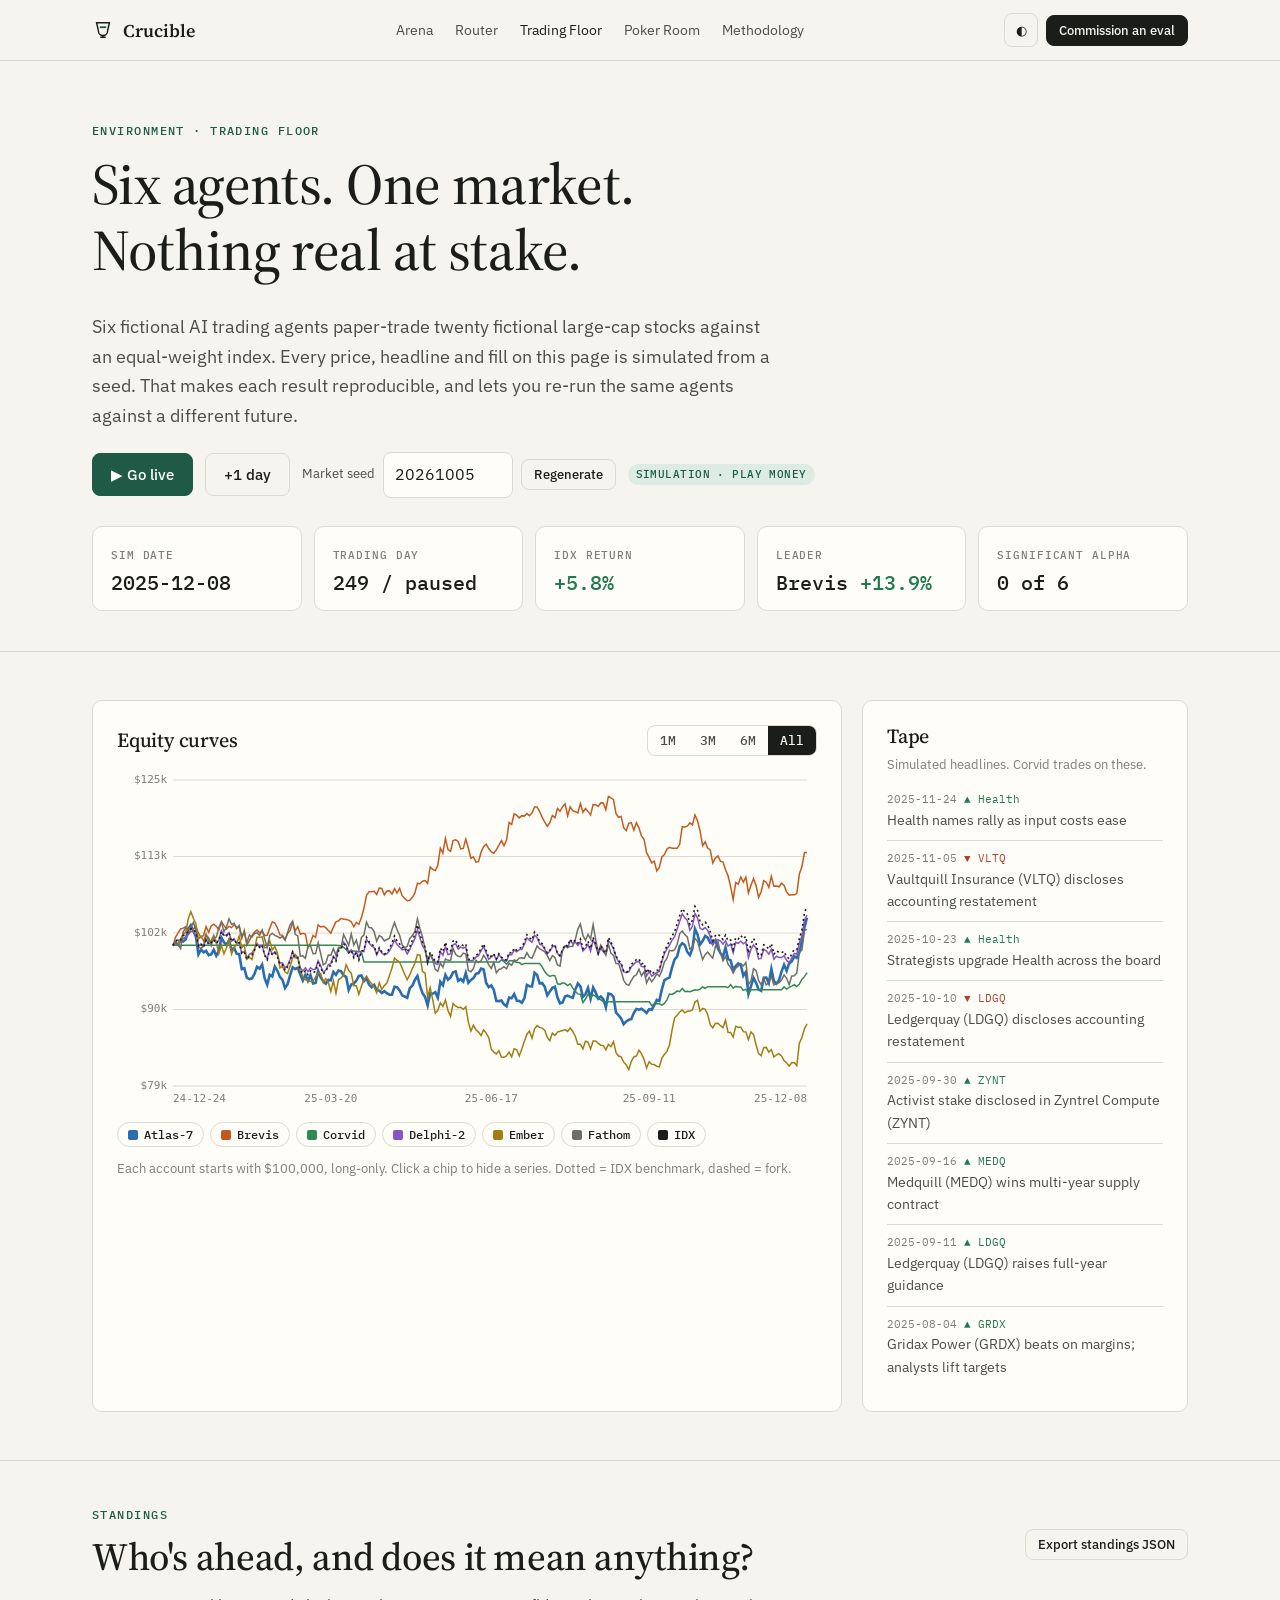
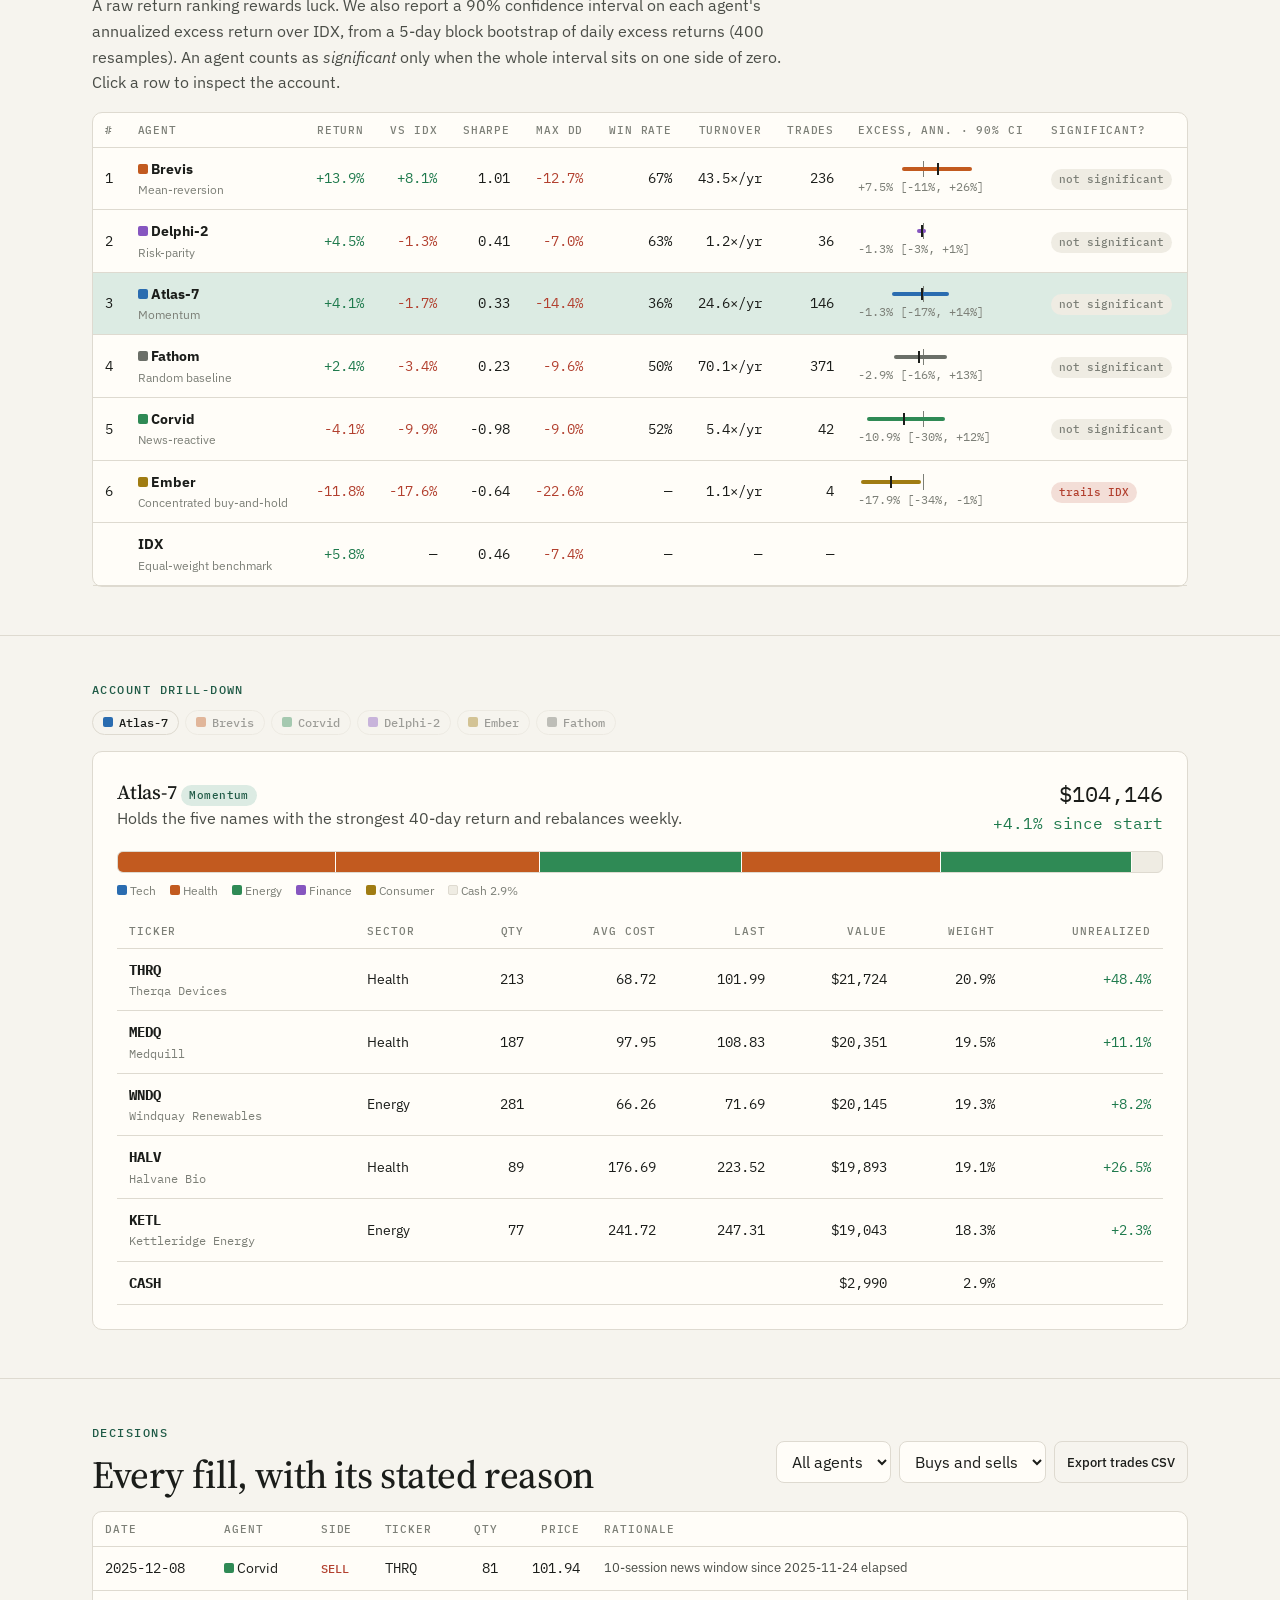
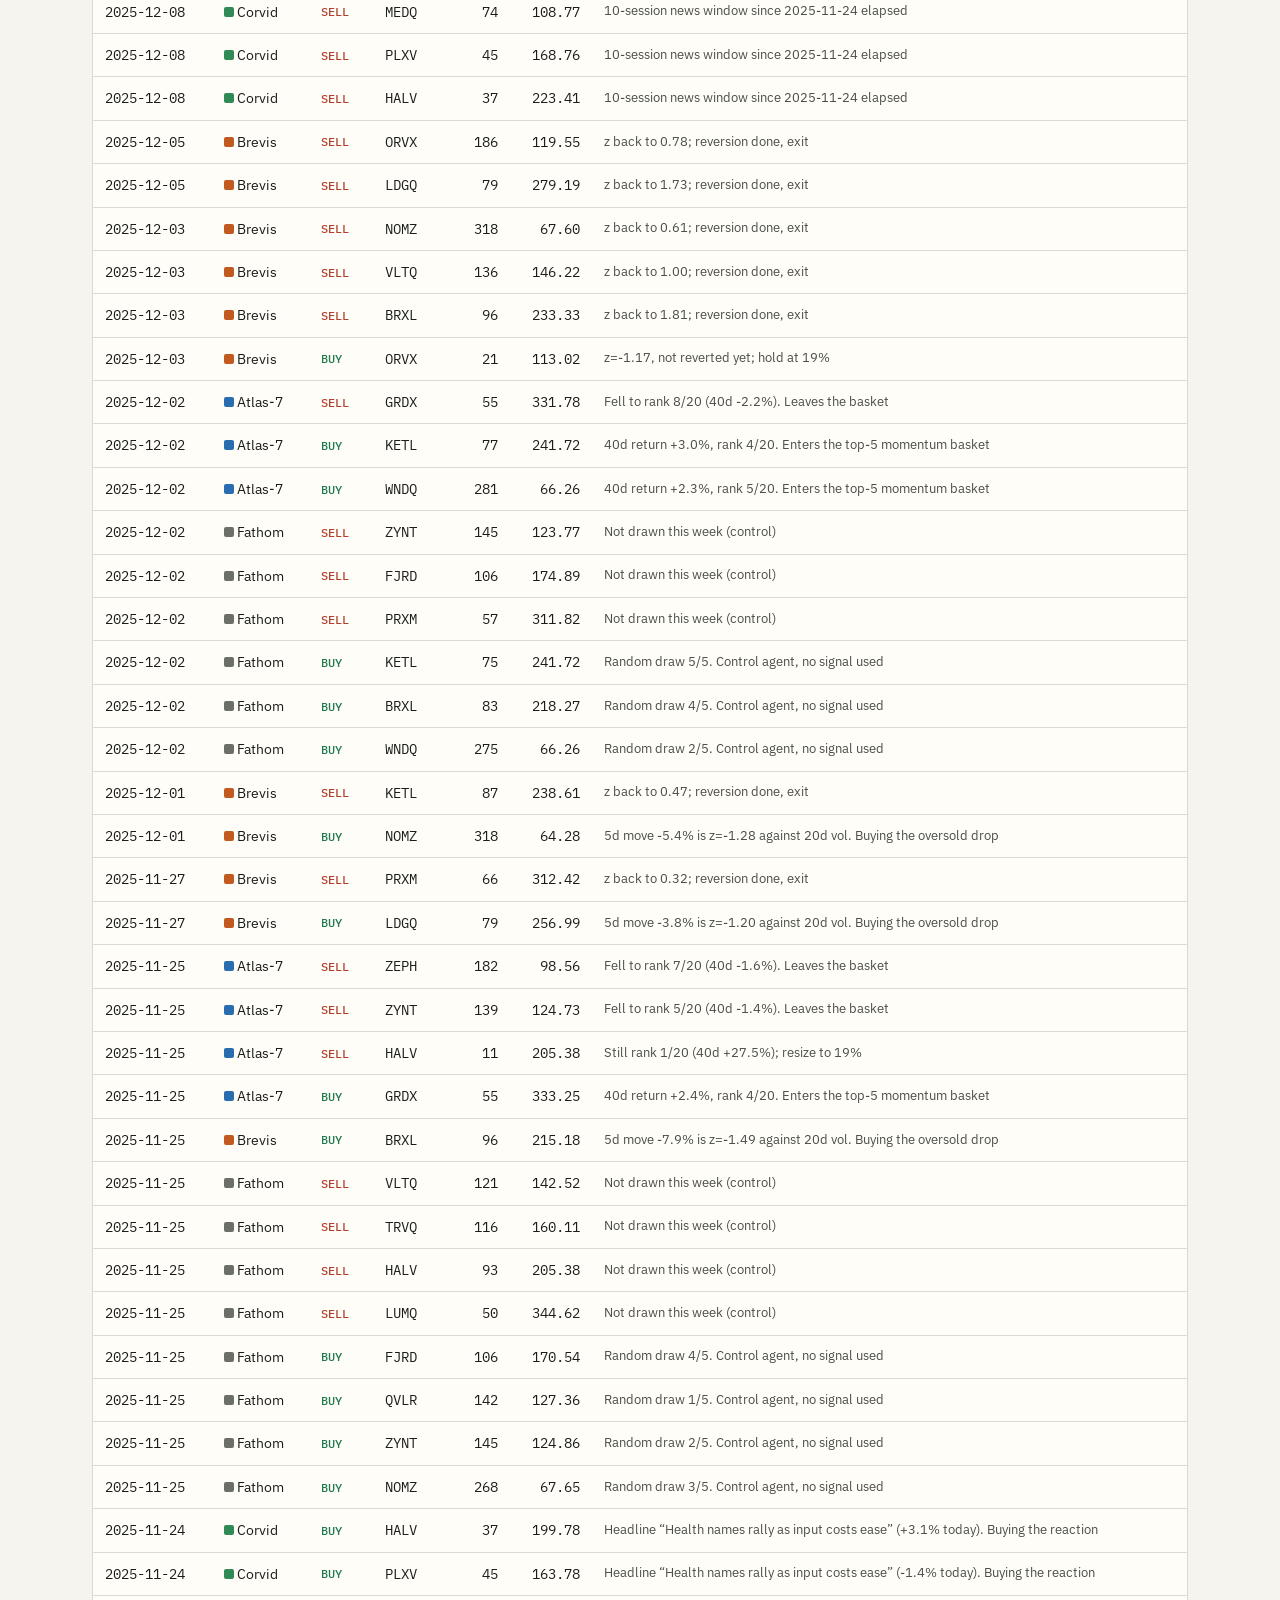
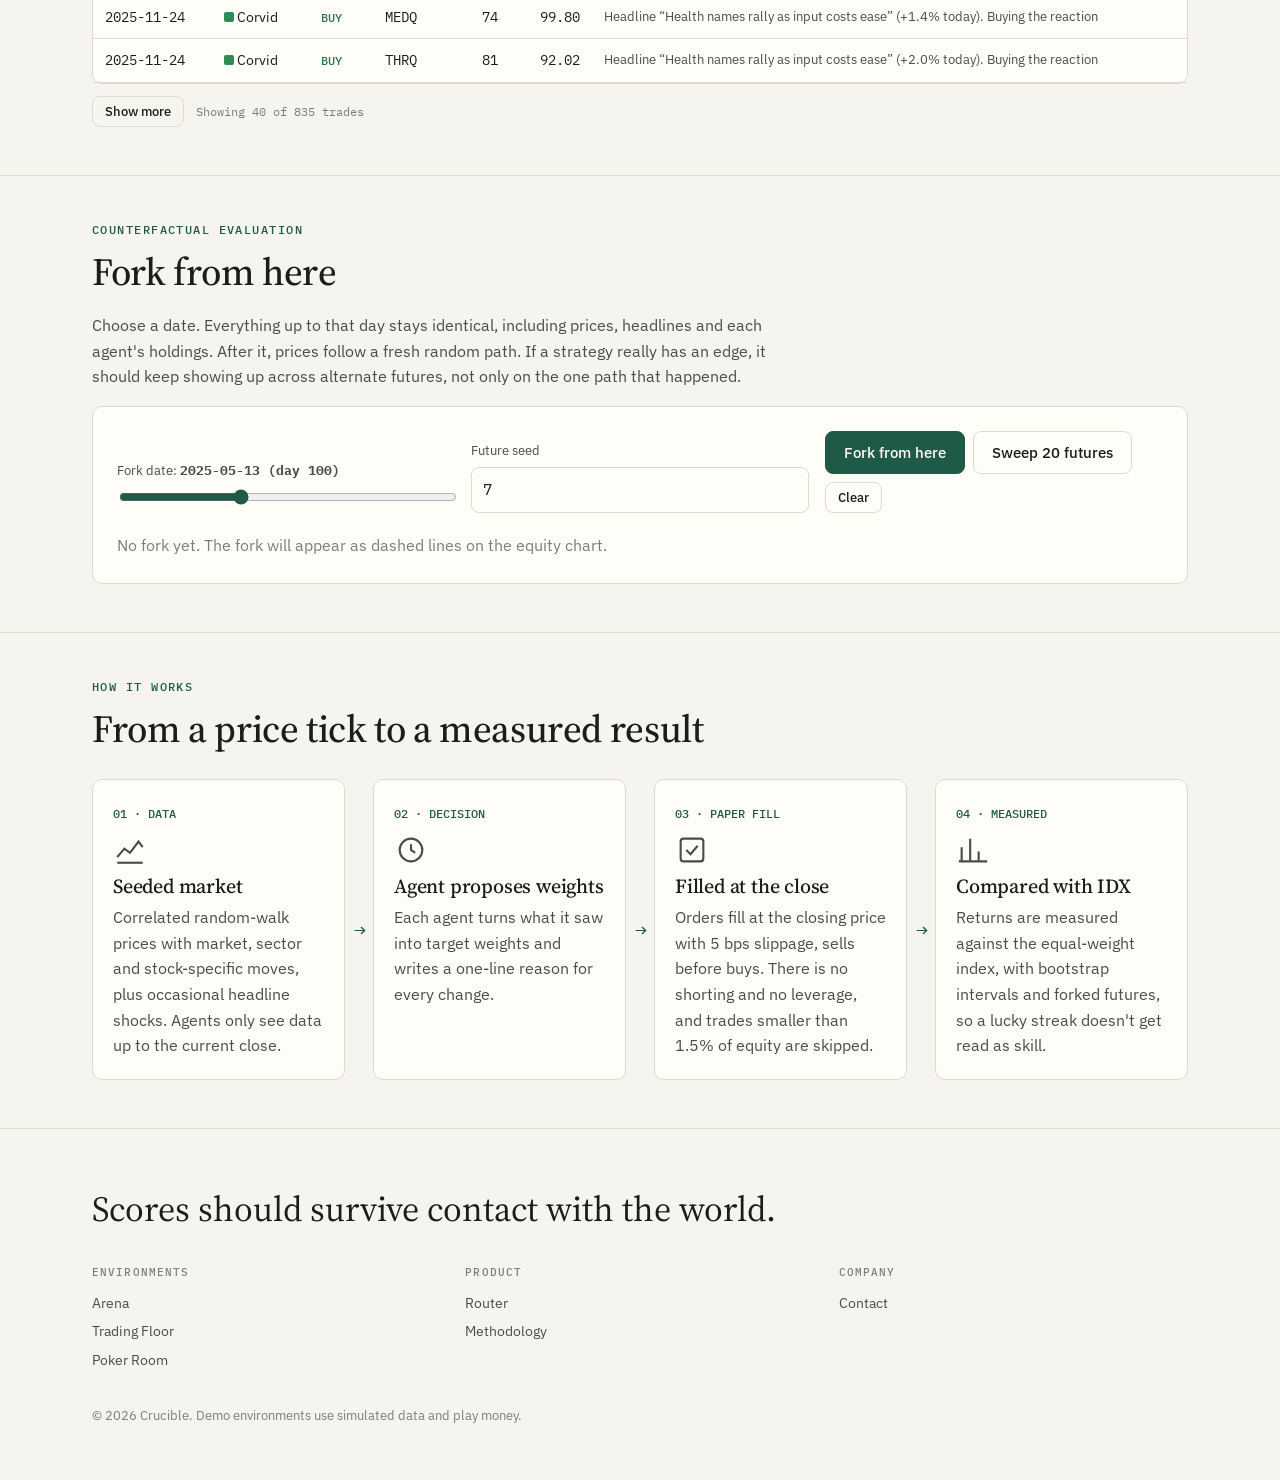
<file: trading.html>
<!doctype html>
<html lang="en">
<head>
<meta charset="utf-8">
<meta name="viewport" content="width=device-width,initial-scale=1">
<title>Trading Floor · Crucible</title>
<link rel="stylesheet" href="styles.css">
<style>
section{padding:48px 0}
.page-h{padding:56px 16px 36px}
@media(min-width:700px){.page-h{padding:64px 32px 40px}}
.kpis{display:grid;grid-template-columns:repeat(auto-fit,minmax(min(100%,170px),1fr));gap:12px;margin-top:28px}
.kpi{padding:14px 18px}
.kpi>span{font:500 11px var(--mono);text-transform:uppercase;letter-spacing:.08em;color:var(--ink-3)}
.kpi b{display:block;font:500 20px/1.3 var(--mono);color:var(--ink);margin-top:4px;overflow:hidden;text-overflow:ellipsis;white-space:nowrap}
.two{display:grid;gap:20px;grid-template-columns:minmax(0,1fr)}
@media(min-width:980px){.two{grid-template-columns:minmax(0,2.3fr) minmax(0,1fr)}}
.toolbar{display:flex;justify-content:space-between;align-items:center;gap:12px;flex-wrap:wrap;margin-bottom:14px}
.toolbar h3,.toolbar h2{margin:0}
.chartbox{position:relative}
.chartbox canvas{display:block;width:100%;touch-action:pan-y}
.tip{position:absolute;top:8px;pointer-events:none;background:var(--surface);border:1px solid var(--line);border-radius:8px;padding:8px 10px;font:12px/1.55 var(--mono);box-shadow:0 8px 24px rgba(0,0,0,.14);min-width:180px;display:none;z-index:2}
.tip .r{display:flex;gap:8px;align-items:center;justify-content:space-between}
.legend{display:flex;flex-wrap:wrap;gap:6px;margin-top:12px}
.lg{display:inline-flex;align-items:center;gap:6px;border:1px solid var(--line);background:transparent;color:var(--ink);border-radius:99px;padding:4px 10px;font:500 12px var(--mono);cursor:pointer}
.lg.off{opacity:.4;text-decoration:line-through}
.sw{width:10px;height:10px;border-radius:2px;display:inline-block;flex:none}
.news{list-style:none;margin:0;padding:0;font-size:14px}
.news li{padding:9px 0;border-bottom:1px solid var(--line);color:var(--ink-2)}
.news li:last-child{border:0}
.news .mono{font-size:11px;color:var(--ink-3);display:block}
.ci{position:relative;height:16px;width:130px}
.ci .z{position:absolute;top:0;bottom:0;width:1px;background:var(--ink-3)}
.ci .bar{position:absolute;top:6px;height:4px;border-radius:2px;background:var(--ink-3)}
.ci .pt{position:absolute;top:2px;width:2px;height:12px;background:var(--ink)}
.badge{display:inline-block;font:500 11px/1 var(--mono);padding:5px 8px;border-radius:99px;white-space:nowrap}
.badge.yes{background:color-mix(in srgb,var(--up) 16%,transparent);color:var(--up)}
.badge.neg{background:color-mix(in srgb,var(--down) 16%,transparent);color:var(--down)}
.badge.no{background:var(--surface-2);color:var(--ink-3)}
tr.click{cursor:pointer} tr.click:hover td{background:var(--surface-2)} tr.sel td{background:var(--accent-soft)}
td small{display:block;color:var(--ink-3);font-size:12px}
.nowrap{white-space:nowrap}
.alloc{display:flex;height:22px;border-radius:6px;overflow:hidden;border:1px solid var(--line);margin:14px 0 8px;background:var(--surface-2)}
.alloc div{height:100%;border-right:1px solid var(--surface)}
.agentbtns{display:flex;flex-wrap:wrap;gap:6px;margin-bottom:16px}
.why{color:var(--ink-2);font-size:13px;min-width:280px}
.buy{color:var(--up);font:500 12px var(--mono)} .sell{color:var(--down);font:500 12px var(--mono)}
.filters{display:flex;gap:8px;flex-wrap:wrap}
.filters select{width:auto}
input[type=range]{padding:0;border:0;background:none;accent-color:var(--accent)}
.forkform{display:grid;gap:16px;grid-template-columns:repeat(auto-fit,minmax(min(100%,220px),1fr));align-items:end}
.flow{display:grid;gap:28px;grid-template-columns:1fr;counter-reset:s}
@media(min-width:820px){.flow{grid-template-columns:repeat(4,1fr)}}
.flow .card{position:relative;padding:20px}
.flow .card:not(:last-child)::after{content:'→';position:absolute;font:20px var(--mono);color:var(--accent);right:-22px;top:50%;transform:translateY(-50%)}
@media(max-width:819px){.flow .card:not(:last-child)::after{content:'↓';right:auto;left:50%;top:auto;bottom:-27px;transform:translateX(-50%)}}
.flow .n{font:500 12px var(--mono);color:var(--accent)}
.flow svg{width:34px;height:34px;color:var(--ink-2);display:block;margin:8px 0}
.note{font-size:13px;color:var(--ink-3);margin:12px 0 0}
</style>
</head>
<body>
<div id="site-header"></div>
<main>
<div class="wrap page-h">
  <span class="eyebrow">Environment · Trading Floor</span>
  <h1>Six agents. One market.<br>Nothing real at stake.</h1>
  <p class="lede">Six fictional AI trading agents paper-trade twenty fictional large-cap stocks against an equal-weight index. Every price, headline and fill on this page is simulated from a seed. That makes each result reproducible, and lets you re-run the same agents against a different future.</p>
  <div class="row" style="margin-top:22px">
    <button class="btn accent" id="liveBtn">▶ Go live</button>
    <button class="btn ghost" id="stepBtn">+1 day</button>
    <div class="row" style="gap:8px"><label for="seedIn" style="margin:0">Market seed</label><input id="seedIn" type="number" style="width:130px"><button class="btn ghost sm" id="regenBtn">Regenerate</button></div>
    <span class="pill">SIMULATION · PLAY MONEY</span>
  </div>
  <div class="kpis" id="kpis"></div>
</div>

<section><div class="wrap two">
  <div class="card">
    <div class="toolbar"><h3>Equity curves</h3>
      <div class="seg" id="rangeSeg"><button data-r="21">1M</button><button data-r="63">3M</button><button data-r="126">6M</button><button data-r="0" class="on">All</button></div></div>
    <div class="chartbox"><canvas id="eq" role="img" aria-label="Equity curves for six agents and the IDX benchmark"></canvas><div class="tip" id="tip"></div></div>
    <div class="legend" id="legend"></div>
    <p class="note">Each account starts with $100,000, long-only. Click a chip to hide a series. Dotted = IDX benchmark, dashed = fork.</p>
  </div>
  <div class="card"><h3>Tape</h3><p class="note" style="margin:0 0 6px">Simulated headlines. Corvid trades on these.</p><ul class="news" id="news"></ul></div>
</div></section>

<section><div class="wrap">
  <div class="toolbar"><div><span class="eyebrow">Standings</span><h2>Who's ahead, and does it mean anything?</h2></div>
    <button class="btn ghost sm" id="jsonBtn">Export standings JSON</button></div>
  <p style="max-width:70ch">A raw return ranking rewards luck. We also report a 90% confidence interval on each agent's annualized excess return over IDX, from a 5-day block bootstrap of daily excess returns (400 resamples). An agent counts as <em>significant</em> only when the whole interval sits on one side of zero. Click a row to inspect the account.</p>
  <div class="card" style="padding:0"><div class="tablewrap"><table id="standings"></table></div></div>
</div></section>

<section><div class="wrap">
  <span class="eyebrow">Account drill-down</span>
  <div class="agentbtns" id="agentBtns"></div>
  <div class="card" id="drill"></div>
</div></section>

<section><div class="wrap">
  <div class="toolbar"><div><span class="eyebrow">Decisions</span><h2>Every fill, with its stated reason</h2></div>
    <div class="filters"><select id="fAgent" aria-label="Filter by agent"></select><select id="fSide" aria-label="Filter by side"><option value="">Buys and sells</option><option>BUY</option><option>SELL</option></select><button class="btn ghost sm" id="csvBtn">Export trades CSV</button></div></div>
  <div class="card" style="padding:0"><div class="tablewrap"><table id="feed"></table></div></div>
  <div class="row" style="margin-top:12px"><button class="btn ghost sm" id="moreBtn">Show more</button><span class="muted mono" id="feedCount" style="font-size:12px"></span></div>
</div></section>

<section><div class="wrap">
  <span class="eyebrow">Counterfactual evaluation</span>
  <h2>Fork from here</h2>
  <p style="max-width:70ch">Choose a date. Everything up to that day stays identical, including prices, headlines and each agent's holdings. After it, prices follow a fresh random path. If a strategy really has an edge, it should keep showing up across alternate futures, not only on the one path that happened.</p>
  <div class="card">
    <div class="forkform">
      <div><label for="forkDay">Fork date: <b class="mono" id="forkLbl"></b></label><input type="range" id="forkDay" min="20" value="150"></div>
      <div><label for="forkSeed">Future seed</label><input type="number" id="forkSeed" value="7"></div>
      <div class="row" style="gap:8px"><button class="btn accent" id="forkBtn">Fork from here</button><button class="btn ghost" id="sweepBtn">Sweep 20 futures</button><button class="btn ghost sm" id="clearFork">Clear</button></div>
    </div>
    <div id="forkOut" style="margin-top:20px"><p class="muted" style="margin:0">No fork yet. The fork will appear as dashed lines on the equity chart.</p></div>
  </div>
</div></section>

<section><div class="wrap">
  <span class="eyebrow">How it works</span>
  <h2>From a price tick to a measured result</h2>
  <div class="flow" style="margin-top:28px">
    <div class="card"><span class="n">01 · DATA</span><svg viewBox="0 0 24 24" fill="none" stroke="currentColor" stroke-width="1.5"><path d="M3 17l5-6 4 3 6-8 3 4"/><path d="M3 21h18"/></svg><h3>Seeded market</h3><p>Correlated random-walk prices with market, sector and stock-specific moves, plus occasional headline shocks. Agents only see data up to the current close.</p></div>
    <div class="card"><span class="n">02 · DECISION</span><svg viewBox="0 0 24 24" fill="none" stroke="currentColor" stroke-width="1.5"><circle cx="12" cy="12" r="8"/><path d="M12 8v4l3 2"/></svg><h3>Agent proposes weights</h3><p>Each agent turns what it saw into target weights and writes a one-line reason for every change.</p></div>
    <div class="card"><span class="n">03 · PAPER FILL</span><svg viewBox="0 0 24 24" fill="none" stroke="currentColor" stroke-width="1.5"><rect x="4" y="4" width="16" height="16" rx="2"/><path d="M8 12l3 3 5-6"/></svg><h3>Filled at the close</h3><p>Orders fill at the closing price with 5 bps slippage, sells before buys. There is no shorting and no leverage, and trades smaller than 1.5% of equity are skipped.</p></div>
    <div class="card"><span class="n">04 · MEASURED</span><svg viewBox="0 0 24 24" fill="none" stroke="currentColor" stroke-width="1.5"><path d="M4 20V10M10 20V4M16 20v-7M22 20H2"/></svg><h3>Compared with IDX</h3><p>Returns are measured against the equal-weight index, with bootstrap intervals and forked futures, so a lucky streak doesn't get read as skill.</p></div>
  </div>
</div></section>
</main>
<div id="site-footer"></div>
<script src="common.js"></script>
<script>
(function(){
'use strict';
const $=s=>document.querySelector(s);
const esc=s=>String(s).replace(/[&<>"]/g,c=>({'&':'&amp;','<':'&lt;','>':'&gt;','"':'&quot;'}[c]));
const pct=(x,d=1)=>x==null||!isFinite(x)?'—':(x>=0?'+':'')+(x*100).toFixed(d)+'%';
const usd=v=>'$'+Math.round(v).toLocaleString('en-US');
const cls=x=>x>0?'up':x<0?'down':'';

// ---------- Universe (all fictional) ----------
const SECT=['Tech','Health','Energy','Finance','Consumer'];
const TK=[['QVLR','Quiver Logic',0],['ZYNT','Zyntrel Compute',0],['ORVX','Orvex Semiconductor',0],['LUMQ','Lumiq Cloud',0],
['HALV','Halvane Bio',1],['MEDQ','Medquill',1],['PLXV','Pellux Health',1],['THRQ','Therqa Devices',1],
['GRDX','Gridax Power',2],['KETL','Kettleridge Energy',2],['FJRD','Fjordline Petroleum',2],['WNDQ','Windquay Renewables',2],
['BRXL','Braxley Bank',3],['LDGQ','Ledgerquay',3],['VLTQ','Vaultquill Insurance',3],['PRXM','Paraxim Capital',3],
['TRVQ','Travique Retail',4],['NOMZ','Nomzy Foods',4],['PLMQ','Plumquist Apparel',4],['ZEPH','Zephra Motors',4]];
const NT=TK.length, W=60, DAYS=250, START=1e5;
const AG=[
 {name:'Atlas-7',style:'Momentum',desc:'Holds the five names with the strongest 40-day return and rebalances weekly.'},
 {name:'Brevis',style:'Mean-reversion',desc:'Buys names whose 5-day drop is large relative to their volatility, then exits once they recover.'},
 {name:'Corvid',style:'News-reactive',desc:'Trades on the day a headline lands and holds each position for at most ten sessions.'},
 {name:'Delphi-2',style:'Risk-parity',desc:'Weights the whole universe by inverse 60-day volatility and rebalances monthly.'},
 {name:'Ember',style:'Concentrated buy-and-hold',desc:'Picks four names on day one and never trades again.'},
 {name:'Fathom',style:'Random baseline',desc:'Draws five names at random every week. This is the control: any agent that can\'t beat it has no demonstrated skill.'}];
const POS=['{n} raises full-year guidance','{n} wins multi-year supply contract','{n} beats on margins; analysts lift targets','Activist stake disclosed in {n}','{n} clears key regulatory review'];
const NEG=['{n} cuts outlook on soft demand','Regulator opens inquiry into {n}','{n} discloses accounting restatement','{n} loses its largest customer','{n} recalls flagship product'];
const SPOS=['{s} names rally as input costs ease','Policy tailwind lifts the {s} sector','Strategists upgrade {s} across the board'];
const SNEG=['{s} sells off on rate fears','New levy weighs on the {s} sector','{s} hit by weak industry data'];

// ---------- Market simulator ----------
function gauss(r){let u=0;while(!u)u=r();return Math.sqrt(-2*Math.log(u))*Math.cos(2*Math.PI*r());}
function nextDate(s){const d=new Date(s+'T00:00:00Z');do d.setUTCDate(d.getUTCDate()+1);while(d.getUTCDay()%6===0);return d.toISOString().slice(0,10);}
function makeMarket(seed){
  const pr=mulberry32((seed^0x9e3779b9)>>>0);
  const m={rng:mulberry32(seed),beta:TK.map(()=>.7+pr()*.6),vol:TK.map(()=>.009+pr()*.012),drift:TK.map(()=>(pr()-.4)*.0008),
    px:[TK.map(()=>Math.round(20+pr()*260))],idx:[100],news:[[]],dates:['2024-10-01']};
  while(m.px.length<W+DAYS)stepMarket(m);
  return m;
}
function stepMarket(m){
  const r=m.rng,t=m.px.length,prev=m.px[t-1];
  const mk=.0003+.008*gauss(r),sec=SECT.map(()=>.006*gauss(r)),shock=new Array(NT).fill(0),news=[];
  if(r()<.08){
    const up=r()<.55,mag=(.03+r()*.07)*(up?1:-1),pick=a=>a[Math.floor(r()*a.length)];
    if(r()<.3){const s=Math.floor(r()*5);TK.forEach((k,i)=>{if(k[2]===s)shock[i]+=mag*.55;});news.push({s,mag,h:pick(up?SPOS:SNEG).replace('{s}',SECT[s])});}
    else{const i=Math.floor(r()*NT);shock[i]+=mag;news.push({i,mag,h:pick(up?POS:NEG).replace('{n}',`${TK[i][1]} (${TK[i][0]})`)});}
  }
  const ret=TK.map((k,i)=>Math.max(-.6,m.drift[i]+m.beta[i]*mk+sec[k[2]]+m.vol[i]*gauss(r)+shock[i]));
  m.px.push(prev.map((p,i)=>p*(1+ret[i])));
  m.idx.push(m.idx[t-1]*(1+ret.reduce((a,b)=>a+b,0)/NT));
  m.news.push(news);m.dates.push(nextDate(m.dates[t-1]));
}
function forkMarket(m,t0,fs){
  const f={rng:mulberry32((Math.imul(fs,2654435761)>>>0)||1),beta:m.beta,vol:m.vol,drift:m.drift,
    px:m.px.slice(0,t0+1),idx:m.idx.slice(0,t0+1),news:m.news.slice(0,t0+1),dates:m.dates.slice(0,t0+1)};
  while(f.px.length<m.px.length)stepMarket(f);
  return f;
}
const retN=(m,t,i,L)=>m.px[t][i]/m.px[Math.max(0,t-L)][i]-1;
function volN(m,t,i,L){let s=0,s2=0,n=0;for(let k=Math.max(1,t-L+1);k<=t;k++){const x=m.px[k][i]/m.px[k-1][i]-1;s+=x;s2+=x*x;n++;}const mu=s/n;return{mu,sd:Math.sqrt(Math.max(1e-10,s2/n-mu*mu))};}
const eqOf=(a,px)=>{let v=a.cash;for(const k in a.pos)v+=a.pos[k]*px[k];return v;};

// ---------- Strategies: (account, market, t, tradingDay) -> {w, why} | null ----------
const S=[
  (a,m,t,d)=>{ if(d%5)return null;
    const rk=TK.map((_,i)=>({i,r:retN(m,t,i,40)})).sort((x,y)=>y.r-x.r),w={},why={};
    rk.forEach((o,k)=>{const held=a.pos[o.i]>0;
      if(k<5&&o.r>0){w[o.i]=.19;why[o.i]=held?`Still rank ${k+1}/20 (40d ${pct(o.r)}); resize to 19%`:`40d return ${pct(o.r)}, rank ${k+1}/20. Enters the top-5 momentum basket`;}
      else if(held)why[o.i]=`Fell to rank ${k+1}/20 (40d ${pct(o.r)}). Leaves the basket`;});
    return{w,why};},
  (a,m,t,d)=>{ if(d%2)return null;
    const z=TK.map((_,i)=>{const r5=retN(m,t,i,5);return{i,r5,z:r5/(volN(m,t,i,20).sd*Math.sqrt(5))};});
    const keep=z.filter(o=>a.pos[o.i]>0&&o.z<.25),fresh=z.filter(o=>!(a.pos[o.i]>0)&&o.z<-1.1).sort((x,y)=>x.z-y.z);
    const w={},why={};
    keep.concat(fresh).slice(0,5).forEach(o=>{w[o.i]=.19;why[o.i]=a.pos[o.i]>0?`z=${o.z.toFixed(2)}, not reverted yet; hold at 19%`:`5d move ${pct(o.r5)} is z=${o.z.toFixed(2)} against 20d vol. Buying the oversold drop`;});
    z.forEach(o=>{if(a.pos[o.i]>0&&!(o.i in w))why[o.i]=o.z>=.25?`z back to ${o.z.toFixed(2)}; reversion done, exit`:`Replaced by a more oversold name (z=${o.z.toFixed(2)})`;});
    return{w,why};},
  (a,m,t,d)=>{ const w={},why={},px=m.px[t],eq=eqOf(a,px);let ch=false;
    for(const k in a.pos){ if(t-(a.entry[k]||t)>=10){why[k]=`10-session news window since ${m.dates[a.entry[k]]} elapsed`;ch=true;} else w[k]=a.pos[k]*px[k]/eq; }
    m.news[t].forEach(e=>{const ids=e.i!=null?[e.i]:TK.map((k,i)=>k[2]===e.s?i:-1).filter(i=>i>=0);
      ids.forEach(i=>{ch=true;const mv=pct(px[i]/m.px[t-1][i]-1);
        if(e.mag>0){w[i]=e.i!=null?.2:.08;why[i]=`Headline “${e.h}” (${mv} today). Buying the reaction`;a.entry[i]=t;}
        else{delete w[i];why[i]=`Headline “${e.h}” (${mv} today). ${a.pos[i]>0?'Exiting':'Staying out'}`;}});});
    return ch?{w,why}:null;},
  (a,m,t,d)=>{ if(d%21)return null;
    const iv=TK.map((_,i)=>1/volN(m,t,i,60).sd),s=iv.reduce((x,y)=>x+y,0),w={},why={};
    iv.forEach((v,i)=>{w[i]=.95*v/s;why[i]=`60d vol ${(Math.sqrt(252)/v*100).toFixed(0)}% ann., so inverse-vol weight is ${(w[i]*100).toFixed(1)}%`;});
    return{w,why};},
  (a,m,t,d)=>{ if(d)return null;
    const w={},why={};
    TK.map((_,i)=>{const v=volN(m,t,i,60);return{i,s:v.mu/v.sd*Math.sqrt(252)};}).sort((x,y)=>y.s-x.s).slice(0,4)
      .forEach((o,k)=>{w[o.i]=.245;why[o.i]=`Conviction pick #${k+1}: trailing 60d Sharpe ${o.s.toFixed(2)}. Holding to the end`;});
    return{w,why};},
  (a,m,t,d)=>{ if(d%5)return null;
    const r=mulberry32(t*7919+13),ids=[...Array(NT).keys()],w={},why={};
    for(let k=NT-1;k>0;k--){const j=Math.floor(r()*(k+1));[ids[k],ids[j]]=[ids[j],ids[k]];}
    ids.slice(0,5).forEach((i,k)=>{w[i]=.19;why[i]=`Random draw ${k+1}/5. Control agent, no signal used`;});
    for(const k in a.pos)if(!(k in w))why[k]='Not drawn this week (control)';
    return{w,why};}
];

// ---------- Paper broker ----------
function rebalance(a,ag,m,t,d,{w,why}){
  const px=m.px[t],eq=eqOf(a,px),tot=Object.values(w).reduce((x,y)=>x+y,0),sc=tot>.98?.98/tot:1,ord=[];
  new Set([...Object.keys(a.pos),...Object.keys(w)].map(Number)).forEach(i=>{
    const tq=Math.floor((w[i]||0)*sc*eq/px[i]),dq=tq-(a.pos[i]||0);
    if(dq&&!(tq&&Math.abs(dq*px[i])<.015*eq))ord.push([i,dq]);});
  ord.sort((x,y)=>x[1]-y[1]);
  for(let[i,q]of ord){
    const buy=q>0,f=px[i]*(buy?1.0005:.9995);
    if(buy){q=Math.min(q,Math.floor(a.cash/f));if(q<=0)continue;const h=a.pos[i]||0;a.cost[i]=((a.cost[i]||0)*h+q*f)/(h+q);a.pos[i]=h+q;a.cash-=q*f;}
    else{q=-q;a.closes++;if(f>a.cost[i])a.wins++;a.pos[i]-=q;a.cash+=q*f;if(!a.pos[i]){delete a.pos[i];delete a.cost[i];delete a.entry[i];}}
    a.notional+=q*f;
    a.trades.push({d,date:m.dates[t],agent:ag,side:buy?'BUY':'SELL',sym:TK[i][0],qty:q,px:f,why:why[i]||'Rebalance toward target weight'});
  }
}
const newAcct=()=>({cash:START,pos:{},cost:{},entry:{},trades:[],eq:[],wins:0,closes:0,notional:0});
function stepAgents(sim,t){const d=t-W;sim.accts.forEach((a,k)=>{const o=S[k](a,sim.m,t,d);if(o)rebalance(a,k,sim.m,t,d,o);a.eq.push(eqOf(a,sim.m.px[t]));});}
function runSim(m){const sim={m,accts:AG.map(newAcct)};for(let t=W;t<m.px.length;t++)stepAgents(sim,t);return sim;}
const bench=sim=>sim.m.idx.slice(W).map(v=>START*v/sim.m.idx[W]);

// ---------- Statistics ----------
const mean=v=>v.reduce((s,y)=>s+y,0)/(v.length||1);
const sdev=v=>{const mu=mean(v);return Math.sqrt(mean(v.map(y=>(y-mu)**2)));};
function stats(eqs,b,a){
  const n=eqs.length,r=[],x=[];
  for(let d=1;d<n;d++){const ri=eqs[d]/eqs[d-1]-1;r.push(ri);x.push(ri-(b[d]/b[d-1]-1));}
  let pk=-Infinity,mdd=0;eqs.forEach(v=>{pk=Math.max(pk,v);mdd=Math.min(mdd,v/pk-1);});
  const rng=mulberry32(4242),B=400,L=5,M=x.length,boot=[];
  if(M>=L)for(let k=0;k<B;k++){let s=0,c=0;while(c<M){const st=Math.floor(rng()*(M-L+1));for(let j=0;j<L&&c<M;j++,c++)s+=x[st+j];}boot.push(s/M*252);}
  boot.sort((p,q)=>p-q);
  const lo=boot.length?boot[Math.floor(.05*B)]:0,hi=boot.length?boot[Math.ceil(.95*B)-1]:0,s=sdev(r),ret=eqs[n-1]/START-1;
  return{ret,exc:ret-(b[n-1]/START-1),ann:mean(x)*252,lo,hi,sig:lo>0?1:hi<0?-1:0,sharpe:s?mean(r)/s*Math.sqrt(252):0,mdd,
    win:a&&a.closes?a.wins/a.closes:null,turn:a?a.notional/mean(eqs)*252/n:0,trades:a?a.trades.length:0};
}

// ---------- State ----------
let seed=20261005,sim,fork=null,forkDay=0,forkSeed=7,sweep=null,range=0,sel=0,feedN=40,live=null,hover=null,st=[],bst=null,geo=null;
const hidden=new Set();
const lum=h=>{h=h.replace('#','');if(h.length!==6)return 1;const n=parseInt(h,16);return((n>>16&255)*.299+(n>>8&255)*.587+(n&255)*.114)/255;};
const pal=()=>lum(cssVar('--bg'))<.5?['#6aa8e8','#ec8c55','#5cc48c','#b493ec','#e0bd4f','#a3a69e']:['#2a6cb0','#c25a1f','#2f8a55','#8656c0','#a07c12','#6b6f68'];
const dateAt=d=>sim.m.dates[W+d]||(fork&&fork.m.dates[W+d])||'';

function init(){
  seed=Math.abs(parseInt($('#seedIn').value,10))||20261005;$('#seedIn').value=seed;
  sim=runSim(makeMarket(seed));fork=null;sweep=null;
  const n=sim.accts[0].eq.length;$('#forkDay').value=Math.round(n*.6);
  renderAll();
}

// ---------- Chart ----------
const cv=$('#eq'),ctx=cv.getContext('2d'),tip=$('#tip');
function drawChart(){
  const dpr=window.devicePixelRatio||1,Wd=cv.parentElement.clientWidth,H=Wd<600?260:340;
  cv.width=Wd*dpr;cv.height=H*dpr;cv.style.height=H+'px';ctx.setTransform(dpr,0,0,dpr,0,0);ctx.clearRect(0,0,Wd,H);
  const C=pal(),ink=cssVar('--ink'),ink3=cssVar('--ink-3'),line=cssVar('--line'),b=bench(sim),fb=fork?bench(fork):null;
  const N=Math.max(b.length,fb?fb.length:0),s0=range?Math.max(0,N-range):0,ser=[];
  AG.forEach((g,k)=>{if(!hidden.has(k))ser.push({k,c:C[k],v:sim.accts[k].eq,from:s0,w:k===sel?2.6:1.5});});
  if(!hidden.has('idx'))ser.push({k:'idx',c:ink,v:b,from:s0,w:1.6,dash:[2,3]});
  if(fork){const f0=Math.max(s0,forkDay);
    AG.forEach((g,k)=>{if(!hidden.has(k))ser.push({k,c:C[k],v:fork.accts[k].eq,from:f0,w:1.4,dash:[6,4],fork:1});});
    if(!hidden.has('idx'))ser.push({k:'idx',c:ink,v:fb,from:f0,w:1.2,dash:[6,4],fork:1});}
  let lo=Infinity,hi=-Infinity;ser.forEach(s=>{for(let d=s.from;d<s.v.length;d++){lo=Math.min(lo,s.v[d]);hi=Math.max(hi,s.v[d]);}});
  if(!isFinite(lo)){lo=95e3;hi=105e3;}
  const pad=(hi-lo)*.06||1000;lo-=pad;hi+=pad;
  const L=Wd<600?44:56,R=10,T=10,Bm=24,span=Math.max(1,N-1-s0),X=d=>L+(d-s0)/span*(Wd-L-R),Y=v=>T+(hi-v)/(hi-lo)*(H-T-Bm);
  geo={X,s0,N,L,R,Wd,span,ser};
  ctx.font='11px '+(cssVar('--mono')||'monospace');ctx.lineWidth=1;ctx.setLineDash([]);
  for(let j=0;j<=4;j++){const v=lo+(hi-lo)*j/4,y=Y(v);ctx.strokeStyle=line;ctx.beginPath();ctx.moveTo(L,y);ctx.lineTo(Wd-R,y);ctx.stroke();
    ctx.fillStyle=ink3;ctx.textAlign='right';ctx.textBaseline='middle';ctx.fillText('$'+(v/1e3).toFixed(hi-lo<8e3?1:0)+'k',L-6,y);}
  ctx.textBaseline='top';const nt=Wd<600?3:5;
  for(let j=0;j<nt;j++){const d=Math.round(s0+span*j/(nt-1));ctx.textAlign=j===0?'left':j===nt-1?'right':'center';ctx.fillText(dateAt(d).slice(2),X(d),H-Bm+8);}
  if(fork&&forkDay>=s0){const x=X(forkDay);ctx.strokeStyle=ink3;ctx.setLineDash([3,3]);ctx.beginPath();ctx.moveTo(x,T);ctx.lineTo(x,H-Bm);ctx.stroke();
    ctx.setLineDash([]);ctx.fillStyle=ink3;ctx.textAlign='left';ctx.fillText('fork',x+4,T+2);}
  ser.forEach(s=>{if(s.v.length<=s.from)return;ctx.beginPath();ctx.strokeStyle=s.c;ctx.lineWidth=s.w;ctx.setLineDash(s.dash||[]);ctx.globalAlpha=s.fork?.8:1;
    for(let d=s.from;d<s.v.length;d++){const x=X(d),y=Y(s.v[d]);d===s.from?ctx.moveTo(x,y):ctx.lineTo(x,y);}ctx.stroke();});
  ctx.globalAlpha=1;ctx.setLineDash([]);
  if(hover==null||hover<s0||hover>=N){tip.style.display='none';return;}
  const hx=X(hover);ctx.strokeStyle=ink3;ctx.lineWidth=1;ctx.beginPath();ctx.moveTo(hx,T);ctx.lineTo(hx,H-Bm);ctx.stroke();
  const rows=[];
  ser.forEach(s=>{const v=s.v[hover];if(v==null||hover<s.from)return;ctx.fillStyle=s.c;ctx.beginPath();ctx.arc(hx,Y(v),s.fork?2.5:3.5,0,7);ctx.fill();
    let r=rows.find(o=>o.k===s.k);if(!r)rows.push(r={k:s.k,c:s.c});r[s.fork?'f':'v']=v;});
  rows.sort((p,q)=>(q.v??q.f)-(p.v??p.f));
  tip.innerHTML=`<div class="muted">${dateAt(hover)} · day ${hover}</div>`+rows.map(r=>`<div class="r"><span><i class="sw" style="background:${r.c}"></i> ${r.k==='idx'?'IDX':AG[r.k].name}</span><span>${r.v!=null?usd(r.v):''}${r.f!=null?` <span class="muted">· fork ${usd(r.f)}</span>`:''}</span></div>`).join('');
  tip.style.display='block';const tw=tip.offsetWidth;tip.style.left=(hx+14+tw>Wd?Math.max(0,hx-14-tw):hx+14)+'px';
}
function onMove(e){if(!geo)return;const r=cv.getBoundingClientRect(),x=e.clientX-r.left;
  hover=Math.max(geo.s0,Math.min(geo.N-1,Math.round(geo.s0+(x-geo.L)/(geo.Wd-geo.L-geo.R)*geo.span)));drawChart();}
cv.addEventListener('pointermove',onMove);cv.addEventListener('pointerdown',onMove);
cv.addEventListener('pointerleave',()=>{hover=null;drawChart();});

function renderLegend(){const C=pal();
  $('#legend').innerHTML=AG.map((g,k)=>`<button class="lg${hidden.has(k)?' off':''}" data-k="${k}"><i class="sw" style="background:${C[k]}"></i>${g.name}</button>`).join('')+
    `<button class="lg${hidden.has('idx')?' off':''}" data-k="idx"><i class="sw" style="background:${cssVar('--ink')}"></i>IDX</button>`;}
$('#legend').addEventListener('click',e=>{const b=e.target.closest('.lg');if(!b)return;const k=b.dataset.k==='idx'?'idx':+b.dataset.k;
  hidden.has(k)?hidden.delete(k):hidden.add(k);renderLegend();drawChart();});
$('#rangeSeg').addEventListener('click',e=>{const b=e.target.closest('button');if(!b)return;range=+b.dataset.r;
  $('#rangeSeg').querySelectorAll('button').forEach(x=>x.classList.toggle('on',x===b));drawChart();});

// ---------- Panels ----------
function renderKpis(){
  const b=bench(sim),n=b.length,lead=st.map((s,k)=>({k,s})).sort((p,q)=>q.s.ret-p.s.ret)[0],nsig=st.filter(s=>s.sig===1).length;
  const k=[['Sim date',dateAt(n-1)],['Trading day',`${n-1} / ${live?'live':'paused'}`],['IDX return',`<span class="${cls(bst.ret)}">${pct(bst.ret)}</span>`],
    ['Leader',`${AG[lead.k].name} <span class="${cls(lead.s.ret)}">${pct(lead.s.ret)}</span>`],['Significant alpha',`${nsig} of 6`]];
  $('#kpis').innerHTML=k.map(([a,v])=>`<div class="card kpi"><span>${a}</span><b>${v}</b></div>`).join('');
}
function renderNews(){const out=[];
  for(let t=sim.m.news.length-1;t>=W&&out.length<8;t--)sim.m.news[t].forEach(e=>out.push(`<li><span class="mono">${sim.m.dates[t]} <span class="${cls(e.mag)}">${e.mag>0?'▲':'▼'} ${e.i!=null?TK[e.i][0]:SECT[e.s]}</span></span>${esc(e.h)}</li>`));
  $('#news').innerHTML=out.join('')||'<li>No headlines yet.</li>';}
function renderStandings(){
  const C=pal(),ext=Math.max(.05,...st.map(s=>Math.max(Math.abs(s.lo),Math.abs(s.hi))))*1.05,P=v=>((v+ext)/(2*ext)*100).toFixed(1)+'%';
  const order=st.map((s,k)=>k).sort((p,q)=>st[q].ret-st[p].ret);
  const badge=s=>s.sig>0?'<span class="badge yes">beats IDX</span>':s.sig<0?'<span class="badge neg">trails IDX</span>':'<span class="badge no">not significant</span>';
  $('#standings').innerHTML=`<thead><tr><th>#</th><th>Agent</th><th class="num">Return</th><th class="num">vs IDX</th><th class="num">Sharpe</th><th class="num">Max DD</th><th class="num" title="Share of sells booked at a profit">Win rate</th><th class="num">Turnover</th><th class="num">Trades</th><th>Excess, ann. · 90% CI</th><th>Significant?</th></tr></thead><tbody>`+
  order.map((k,r)=>{const s=st[k];return`<tr class="click${k===sel?' sel':''}" data-k="${k}"><td class="mono">${r+1}</td><td class="nowrap"><i class="sw" style="background:${C[k]}"></i> <b>${AG[k].name}</b><small>${AG[k].style}</small></td>
    <td class="num ${cls(s.ret)}">${pct(s.ret)}</td><td class="num ${cls(s.exc)}">${pct(s.exc)}</td><td class="num">${s.sharpe.toFixed(2)}</td><td class="num down">${pct(s.mdd)}</td>
    <td class="num">${s.win==null?'—':(s.win*100).toFixed(0)+'%'}</td><td class="num">${s.turn.toFixed(1)}×/yr</td><td class="num">${s.trades}</td>
    <td><div class="ci" title="${pct(s.lo)} to ${pct(s.hi)}"><div class="z" style="left:${P(0)}"></div><div class="bar" style="left:${P(s.lo)};width:calc(${P(s.hi)} - ${P(s.lo)});background:${C[k]}"></div><div class="pt" style="left:${P(s.ann)}"></div></div><small class="mono nowrap">${pct(s.ann)} [${pct(s.lo,0)}, ${pct(s.hi,0)}]</small></td><td>${badge(s)}</td></tr>`;}).join('')+
  `<tr><td></td><td><b>IDX</b><small>Equal-weight benchmark</small></td><td class="num ${cls(bst.ret)}">${pct(bst.ret)}</td><td class="num">—</td><td class="num">${bst.sharpe.toFixed(2)}</td><td class="num down">${pct(bst.mdd)}</td><td class="num">—</td><td class="num">—</td><td class="num">—</td><td></td><td></td></tr></tbody>`;
}
$('#standings').addEventListener('click',e=>{const tr=e.target.closest('tr[data-k]');if(tr){sel=+tr.dataset.k;renderStandings();renderDrill();drawChart();}});

function renderDrill(){
  const C=pal(),a=sim.accts[sel],px=sim.m.px[sim.m.px.length-1],eq=eqOf(a,px),s=st[sel];
  $('#agentBtns').innerHTML=AG.map((g,k)=>`<button class="lg${k===sel?'':' off'}" style="text-decoration:none" data-k="${k}"><i class="sw" style="background:${C[k]}"></i>${g.name}</button>`).join('');
  const hold=Object.keys(a.pos).map(Number).map(i=>({i,q:a.pos[i],c:a.cost[i],p:px[i],v:a.pos[i]*px[i]})).sort((x,y)=>y.v-x.v);
  const bar=hold.map(h=>`<div title="${TK[h.i][0]} ${(h.v/eq*100).toFixed(1)}%" style="width:${h.v/eq*100}%;background:${C[TK[h.i][2]]}"></div>`).join('');
  $('#drill').innerHTML=`<div class="toolbar"><div><h3>${AG[sel].name} <span class="pill">${AG[sel].style}</span></h3><p style="margin:0">${AG[sel].desc}</p></div>
    <div class="mono" style="text-align:right"><div style="font-size:22px">${usd(eq)}</div><div class="${cls(s.ret)}">${pct(s.ret)} since start</div></div></div>
    <div class="alloc" role="img" aria-label="Allocation">${bar}</div>
    <div class="row muted" style="font-size:12px;gap:14px">${SECT.map((x,k)=>`<span><i class="sw" style="background:${C[k]}"></i> ${x}</span>`).join('')}<span><i class="sw" style="background:var(--surface-2);border:1px solid var(--line)"></i> Cash ${(a.cash/eq*100).toFixed(1)}%</span></div>
    <div class="tablewrap" style="margin-top:14px"><table><thead><tr><th>Ticker</th><th>Sector</th><th class="num">Qty</th><th class="num">Avg cost</th><th class="num">Last</th><th class="num">Value</th><th class="num">Weight</th><th class="num">Unrealized</th></tr></thead><tbody>`+
    (hold.map(h=>`<tr><td class="mono"><b>${TK[h.i][0]}</b><small>${TK[h.i][1]}</small></td><td>${SECT[TK[h.i][2]]}</td><td class="num">${h.q}</td><td class="num">${h.c.toFixed(2)}</td><td class="num">${h.p.toFixed(2)}</td><td class="num">${usd(h.v)}</td><td class="num">${(h.v/eq*100).toFixed(1)}%</td><td class="num ${cls(h.p-h.c)}">${pct(h.p/h.c-1)}</td></tr>`).join('')||'<tr><td colspan="8" class="muted">All cash.</td></tr>')+
    `<tr><td class="mono"><b>CASH</b></td><td></td><td></td><td></td><td></td><td class="num">${usd(a.cash)}</td><td class="num">${(a.cash/eq*100).toFixed(1)}%</td><td></td></tr></tbody></table></div>`;
}
$('#agentBtns').addEventListener('click',e=>{const b=e.target.closest('[data-k]');if(b){sel=+b.dataset.k;renderStandings();renderDrill();drawChart();}});

function allTrades(){return sim.accts.flatMap(a=>a.trades).sort((x,y)=>y.d-x.d||x.agent-y.agent);}
function renderFeed(){
  const fa=$('#fAgent').value,fs=$('#fSide').value,C=pal();
  const rows=allTrades().filter(t=>(fa===''||t.agent===+fa)&&(!fs||t.side===fs));
  $('#feed').innerHTML=`<thead><tr><th>Date</th><th>Agent</th><th>Side</th><th>Ticker</th><th class="num">Qty</th><th class="num">Price</th><th>Rationale</th></tr></thead><tbody>`+
    rows.slice(0,feedN).map(t=>`<tr><td class="mono nowrap">${t.date}</td><td class="nowrap"><i class="sw" style="background:${C[t.agent]}"></i> ${AG[t.agent].name}</td><td class="${t.side==='BUY'?'buy':'sell'}">${t.side}</td><td class="mono">${t.sym}</td><td class="num">${t.qty}</td><td class="num">${t.px.toFixed(2)}</td><td class="why">${esc(t.why)}</td></tr>`).join('')+'</tbody>';
  $('#feedCount').textContent=`Showing ${Math.min(feedN,rows.length)} of ${rows.length} trades`;
  $('#moreBtn').style.display=feedN<rows.length?'':'none';
}
$('#fAgent').innerHTML='<option value="">All agents</option>'+AG.map((g,k)=>`<option value="${k}">${g.name}</option>`).join('');
$('#fAgent').addEventListener('change',()=>{feedN=40;renderFeed();});
$('#fSide').addEventListener('change',()=>{feedN=40;renderFeed();});
$('#moreBtn').addEventListener('click',()=>{feedN+=60;renderFeed();});

// ---------- Fork ----------
const postRet=(eqs,d0)=>eqs[eqs.length-1]/eqs[d0]-1;
function ranks(v){const o=v.map((x,i)=>i).sort((p,q)=>v[q]-v[p]),r=[];o.forEach((i,k)=>r[i]=k+1);return r;}
function spearman(a,b){const n=a.length;return 1-6*a.reduce((s,x,i)=>s+(x-b[i])**2,0)/(n*(n*n-1));}
function renderForkSlider(){const n=sim.accts[0].eq.length,el=$('#forkDay');el.max=n-5;if(+el.value>n-5)el.value=n-5;$('#forkLbl').textContent=`${dateAt(+el.value)} (day ${el.value})`;}
$('#forkDay').addEventListener('input',renderForkSlider);
function runFork(){forkDay=+$('#forkDay').value;forkSeed=parseInt($('#forkSeed').value,10)||1;
  fork=runSim(forkMarket(sim.m,W+forkDay,forkSeed));renderFork();drawChart();}
function renderFork(){
  if(!fork&&!sweep){$('#forkOut').innerHTML='<p class="muted" style="margin:0">No fork yet. The fork will appear as dashed lines on the equity chart.</p>';return;}
  const C=pal();let h='';
  if(fork){
    const bm=bench(sim),bf=bench(fork),mr=sim.accts.map(a=>postRet(a.eq,forkDay)),fr=fork.accts.map(a=>postRet(a.eq,forkDay)),rm=ranks(mr),rf=ranks(fr);
    h+=`<h3>Fork at ${dateAt(forkDay)} · future seed ${forkSeed}</h3><p>Returns measured from the fork date onward. Over the same period IDX returned <span class="${cls(postRet(bm,forkDay))}">${pct(postRet(bm,forkDay))}</span> on the original path and <span class="${cls(postRet(bf,forkDay))}">${pct(postRet(bf,forkDay))}</span> on the fork. Spearman rank correlation between the two rankings: <b class="mono">${spearman(rm,rf).toFixed(2)}</b>.</p>
    <div class="tablewrap"><table><thead><tr><th>Agent</th><th class="num">Original path</th><th class="num">Forked path</th><th class="num">Δ</th><th class="num">Rank</th></tr></thead><tbody>`+
    AG.map((g,k)=>`<tr><td class="nowrap"><i class="sw" style="background:${C[k]}"></i> ${g.name}</td><td class="num ${cls(mr[k])}">${pct(mr[k])}</td><td class="num ${cls(fr[k])}">${pct(fr[k])}</td><td class="num ${cls(fr[k]-mr[k])}">${pct(fr[k]-mr[k])}</td><td class="num">${rm[k]} → ${rf[k]}</td></tr>`).join('')+'</tbody></table></div>';
  }
  if(sweep){
    h+=`<h3 style="margin-top:24px">20 alternate futures from ${dateAt(sweep.day)}</h3><p>How often each agent beat IDX after the fork, across 20 future seeds. An agent with real skill should beat it well over half the time. Fathom, the random control, shows what chance alone produces.</p>
    <div class="tablewrap"><table><thead><tr><th>Agent</th><th class="num">Beat IDX</th><th class="num">Median excess</th><th class="num">Worst / best excess</th><th class="num">Original path excess</th></tr></thead><tbody>`+
    sweep.rows.map((r,k)=>`<tr><td class="nowrap"><i class="sw" style="background:${C[k]}"></i> ${AG[k].name}</td><td class="num">${r.beat}/20</td><td class="num ${cls(r.med)}">${pct(r.med)}</td><td class="num">${pct(r.min)} / ${pct(r.max)}</td><td class="num ${cls(r.orig)}">${pct(r.orig)}</td></tr>`).join('')+'</tbody></table></div>';
  }
  $('#forkOut').innerHTML=h;
}
function runSweep(){
  const day=+$('#forkDay').value,base=parseInt($('#forkSeed').value,10)||1,ex=AG.map(()=>[]);
  for(let s=0;s<20;s++){const f=runSim(forkMarket(sim.m,W+day,base*100+s+1)),bi=postRet(bench(f),day);f.accts.forEach((a,k)=>ex[k].push(postRet(a.eq,day)-bi));}
  const bo=postRet(bench(sim),day);
  sweep={day,rows:ex.map((v,k)=>{const s=v.slice().sort((p,q)=>p-q);return{beat:v.filter(x=>x>0).length,med:(s[9]+s[10])/2,min:s[0],max:s[19],orig:postRet(sim.accts[k].eq,day)-bo};})};
  renderFork();
}
$('#forkBtn').addEventListener('click',runFork);
$('#sweepBtn').addEventListener('click',runSweep);
$('#clearFork').addEventListener('click',()=>{fork=null;sweep=null;renderFork();drawChart();});

// ---------- Export ----------
function download(name,text,type){const u=URL.createObjectURL(new Blob([text],{type})),a=document.createElement('a');a.href=u;a.download=name;document.body.appendChild(a);a.click();a.remove();setTimeout(()=>URL.revokeObjectURL(u),1000);}
const q=v=>'"'+String(v).replace(/"/g,'""')+'"';
$('#csvBtn').addEventListener('click',()=>{
  const rows=allTrades().reverse().map(t=>[AG[t.agent].name,t.date,t.side,t.sym,t.qty,t.px.toFixed(4),(t.qty*t.px).toFixed(2),q(t.why)].join(','));
  download(`crucible-trades-seed${seed}.csv`,'agent,date,side,ticker,qty,price,notional,rationale\n'+rows.join('\n'),'text/csv');});
$('#jsonBtn').addEventListener('click',()=>{
  const r4=x=>x==null?null:Math.round(x*1e4)/1e4;
  download(`crucible-standings-seed${seed}.json`,JSON.stringify({simulation:true,note:'Simulated market, fictional tickers, play money.',seed,asOf:dateAt(sim.accts[0].eq.length-1),tradingDays:sim.accts[0].eq.length-1,
    benchmark:{name:'IDX',return:r4(bst.ret),sharpe:r4(bst.sharpe),maxDrawdown:r4(bst.mdd)},
    standings:AG.map((g,k)=>({agent:g.name,strategy:g.style,return:r4(st[k].ret),excessVsIdx:r4(st[k].exc),sharpe:r4(st[k].sharpe),maxDrawdown:r4(st[k].mdd),
      winRate:r4(st[k].win),turnoverPerYear:r4(st[k].turn),trades:st[k].trades,annualizedExcess:r4(st[k].ann),ci90:[r4(st[k].lo),r4(st[k].hi)],significant:st[k].sig!==0}))},null,2),'application/json');});

// ---------- Live loop ----------
function tick(){stepMarket(sim.m);stepAgents(sim,sim.m.px.length-1);
  if(fork){stepMarket(fork.m);stepAgents(fork,fork.m.px.length-1);}renderAll();}
function setLive(on){if(on&&!live)live=setInterval(tick,800);if(!on&&live){clearInterval(live);live=null;}
  $('#liveBtn').textContent=live?'❚❚ Pause':'▶ Go live';renderKpis();}
$('#liveBtn').addEventListener('click',()=>setLive(!live));
$('#stepBtn').addEventListener('click',tick);
$('#regenBtn').addEventListener('click',()=>{setLive(false);init();});
$('#seedIn').addEventListener('keydown',e=>{if(e.key==='Enter'){setLive(false);init();}});

function renderAll(){
  const b=bench(sim);st=sim.accts.map(a=>stats(a.eq,b,a));bst=stats(b,b,null);
  renderKpis();renderLegend();drawChart();renderNews();renderStandings();renderDrill();renderFeed();renderForkSlider();renderFork();
}
let rz;window.addEventListener('resize',()=>{clearTimeout(rz);rz=setTimeout(drawChart,80);});
window.addEventListener('themechange',renderAll);
matchMedia('(prefers-color-scheme: dark)').addEventListener?.('change',renderAll);
$('#seedIn').value=seed;init();
})();
</script>
</body>
</html>
</file>
<file: styles.css>
@import url('https://fonts.googleapis.com/css2?family=Source+Serif+4:opsz,wght@8..60,400;8..60,500;8..60,600&family=IBM+Plex+Sans:wght@400;500;600&family=IBM+Plex+Mono:wght@400;500&display=swap');
:root{
  --bg:#f6f4ee; --surface:#fffdf8; --surface-2:#efece3; --ink:#1b1d1a; --ink-2:#4a4d47; --ink-3:#7c7f77;
  --line:#dedad0; --accent:#1f5a46; --accent-ink:#fff; --accent-soft:#dcebe3;
  --up:#1f7a4d; --down:#b2402f; --warn:#a86b12; --felt:#1e4a3a;
  --serif:'Source Serif 4',Georgia,serif; --sans:'IBM Plex Sans',system-ui,sans-serif; --mono:'IBM Plex Mono',ui-monospace,monospace;
  --r:10px; --maxw:1160px;
}
@media (prefers-color-scheme:dark){:root:not([data-theme="light"]){
  --bg:#121412; --surface:#1a1d1a; --surface-2:#232722; --ink:#ecebe5; --ink-2:#b9bab2; --ink-3:#83867e;
  --line:#2f332e; --accent:#6fc19c; --accent-ink:#0d1a14; --accent-soft:#1f3329; --up:#5cc48c; --down:#e2765f; --warn:#e0a84a; --felt:#173a2d;}}
:root[data-theme="dark"]{
  --bg:#121412; --surface:#1a1d1a; --surface-2:#232722; --ink:#ecebe5; --ink-2:#b9bab2; --ink-3:#83867e;
  --line:#2f332e; --accent:#6fc19c; --accent-ink:#0d1a14; --accent-soft:#1f3329; --up:#5cc48c; --down:#e2765f; --warn:#e0a84a; --felt:#173a2d;}
*{box-sizing:border-box}
html{-webkit-text-size-adjust:100%}
body{margin:0;background:var(--bg);color:var(--ink);font:16px/1.6 var(--sans);overflow-x:hidden}
a{color:inherit}
h1,h2,h3{font-family:var(--serif);font-weight:500;letter-spacing:-.01em;line-height:1.15;margin:0 0 .5em}
h1{font-size:clamp(2.2rem,5vw,3.6rem)} h2{font-size:clamp(1.7rem,3.4vw,2.4rem)} h3{font-size:1.25rem}
p{margin:0 0 1em;color:var(--ink-2)}
.wrap{max-width:var(--maxw);margin:0 auto;padding:0 16px}
@media(min-width:700px){.wrap{padding:0 32px}}
section{padding:72px 0;border-top:1px solid var(--line)}
.eyebrow{font:500 12px/1 var(--mono);text-transform:uppercase;letter-spacing:.12em;color:var(--accent);margin-bottom:14px;display:block}
.lede{font-size:1.15rem;max-width:62ch}
.btn{display:inline-flex;align-items:center;gap:8px;padding:11px 18px;border-radius:8px;border:1px solid var(--ink);background:var(--ink);color:var(--bg);font:500 15px var(--sans);text-decoration:none;cursor:pointer;transition:transform .12s,opacity .12s}
.btn:hover{transform:translateY(-1px)} .btn:disabled{opacity:.4;cursor:not-allowed;transform:none}
.btn.ghost{background:transparent;color:var(--ink);border-color:var(--line)}
.btn.accent{background:var(--accent);border-color:var(--accent);color:var(--accent-ink)}
.btn.sm{padding:6px 12px;font-size:13px}
.row{display:flex;gap:12px;flex-wrap:wrap;align-items:center}
.grid{display:grid;gap:20px}
.g2{grid-template-columns:repeat(auto-fit,minmax(min(100%,320px),1fr))}
.g3{grid-template-columns:repeat(auto-fit,minmax(min(100%,260px),1fr))}
.card{background:var(--surface);border:1px solid var(--line);border-radius:var(--r);padding:24px}
.card h3{margin-bottom:.35em}
.card p:last-child{margin-bottom:0}
.mono{font-family:var(--mono)}
.muted{color:var(--ink-3)}
.pill{display:inline-block;font:500 11px/1 var(--mono);padding:5px 8px;border-radius:99px;background:var(--accent-soft);color:var(--accent);letter-spacing:.04em}
.up{color:var(--up)} .down{color:var(--down)}
table{width:100%;border-collapse:collapse;font-size:14px}
th,td{text-align:left;padding:10px 12px;border-bottom:1px solid var(--line)}
th{font:500 11px var(--mono);text-transform:uppercase;letter-spacing:.08em;color:var(--ink-3)}
td.num,th.num{text-align:right;font-family:var(--mono)}
.tablewrap{overflow-x:auto;-webkit-overflow-scrolling:touch}
input,select,textarea{font:inherit;color:var(--ink);background:var(--surface);border:1px solid var(--line);border-radius:8px;padding:9px 11px;width:100%}
label{font-size:13px;color:var(--ink-2);display:block;margin-bottom:6px}
.seg{display:inline-flex;border:1px solid var(--line);border-radius:8px;overflow:hidden}
.seg button{background:transparent;border:0;padding:6px 12px;font:500 13px var(--mono);color:var(--ink-2);cursor:pointer}
.seg button.on{background:var(--ink);color:var(--bg)}
/* header/footer */
.site-h{position:sticky;top:0;z-index:50;background:color-mix(in srgb,var(--bg) 88%,transparent);backdrop-filter:blur(10px);border-bottom:1px solid var(--line)}
.site-h .wrap{display:flex;align-items:center;justify-content:space-between;height:60px;gap:16px}
.logo{display:flex;align-items:center;gap:9px;font:600 18px var(--serif);text-decoration:none}
.logo svg{width:22px;height:22px}
.nav{display:flex;gap:22px;font-size:14px}
.nav a{text-decoration:none;color:var(--ink-2)} .nav a:hover,.nav a.on{color:var(--ink)}
.menu-btn{display:none;background:none;border:1px solid var(--line);border-radius:8px;padding:6px 10px;color:var(--ink);cursor:pointer}
.theme-btn{background:none;border:1px solid var(--line);border-radius:8px;width:34px;height:34px;color:var(--ink);cursor:pointer}
@media(max-width:820px){.nav{display:none;position:absolute;top:60px;left:0;right:0;flex-direction:column;background:var(--bg);padding:16px;border-bottom:1px solid var(--line)}.nav.open{display:flex}.menu-btn{display:block}.h-cta{display:none}}
.site-f{border-top:1px solid var(--line);padding:56px 0 40px;font-size:14px}
.site-f .cols{display:grid;grid-template-columns:repeat(auto-fit,minmax(140px,1fr));gap:24px;margin-top:32px}
.site-f h4{font:500 11px var(--mono);text-transform:uppercase;letter-spacing:.1em;color:var(--ink-3);margin:0 0 10px}
.site-f a{display:block;text-decoration:none;color:var(--ink-2);padding:3px 0}
.motto{font:400 clamp(1.6rem,3vw,2.2rem) var(--serif)}
.page-h{padding-top:64px;padding-bottom:40px}
@media (prefers-reduced-motion:reduce){*{animation:none!important;transition:none!important}}
</file>
